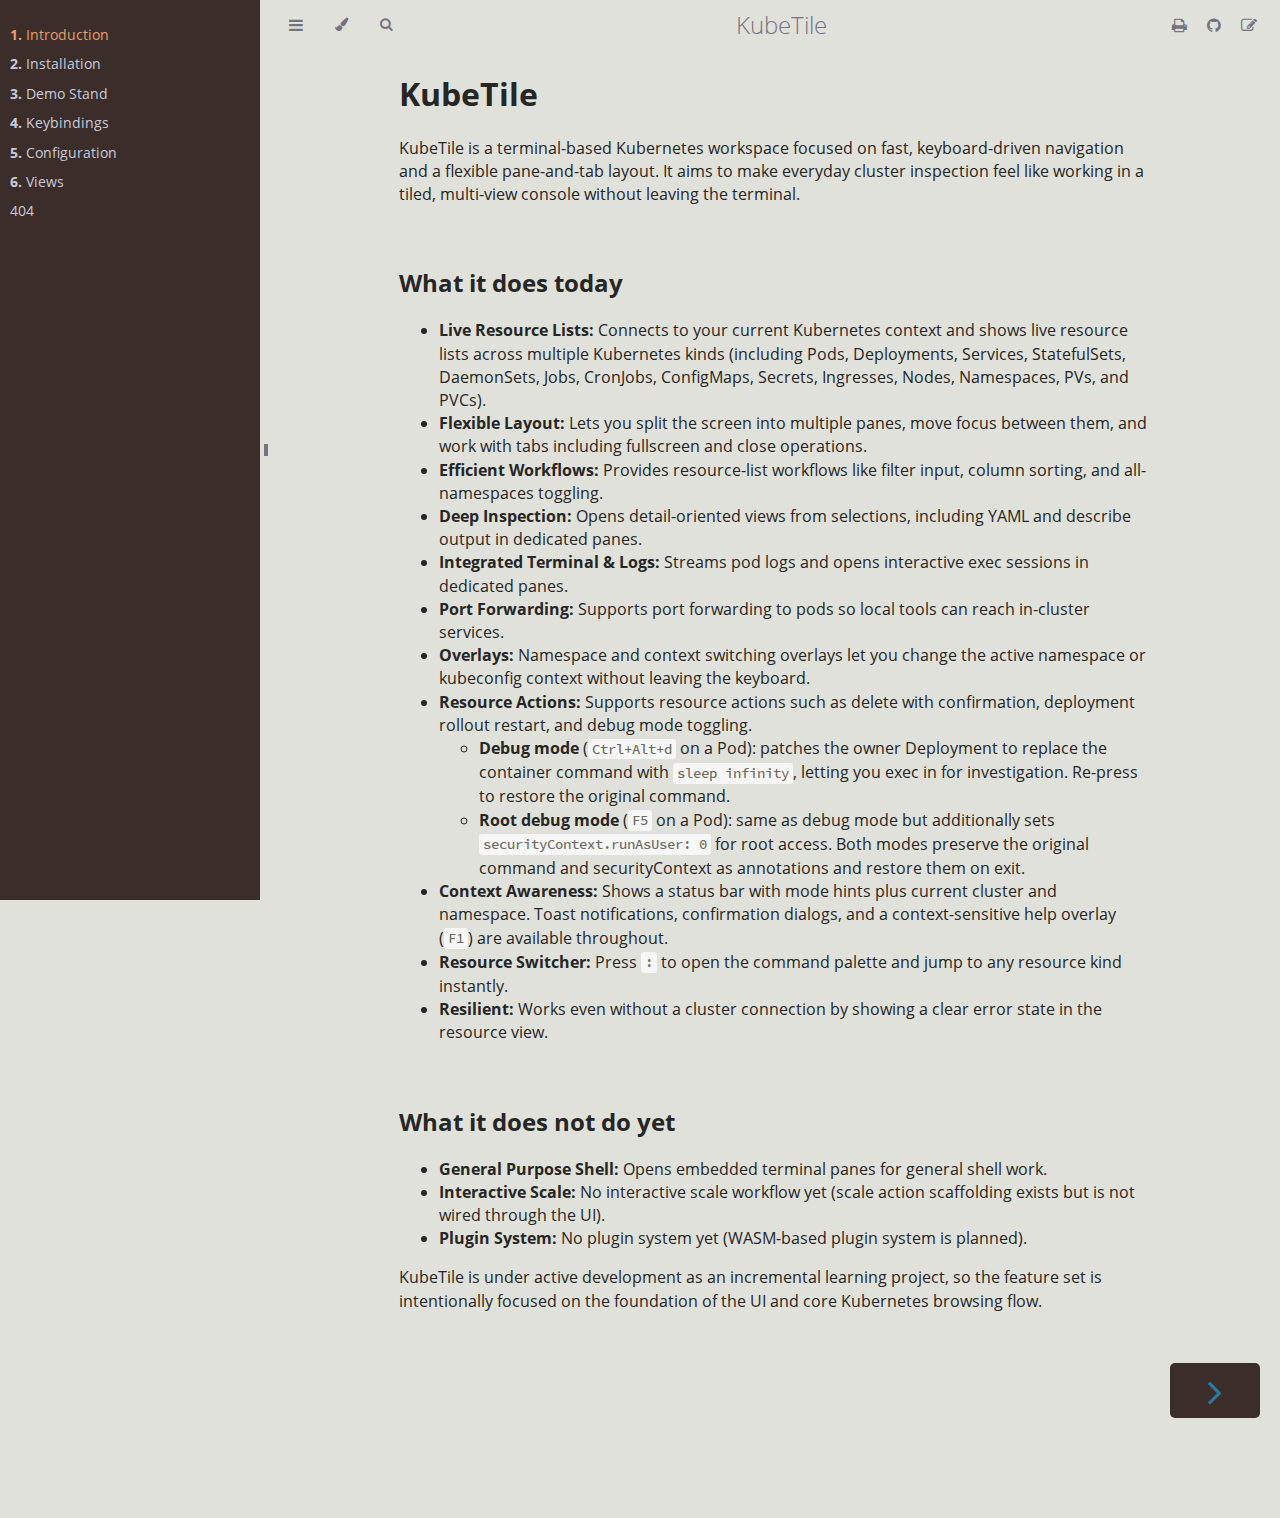
<file: index.html>
<!DOCTYPE HTML>
<html lang="en" class="rust" dir="ltr">
    <head>
        <!-- Book generated using mdBook -->
        <meta charset="UTF-8">
        <title>Introduction - KubeTile</title>


        <!-- Custom HTML head -->
        
        <meta name="description" content="">
        <meta name="viewport" content="width=device-width, initial-scale=1">
        <meta name="theme-color" content="#ffffff">

        <link rel="icon" href="favicon.svg">
        <link rel="shortcut icon" href="favicon.png">
        <link rel="stylesheet" href="css/variables.css">
        <link rel="stylesheet" href="css/general.css">
        <link rel="stylesheet" href="css/chrome.css">
        <link rel="stylesheet" href="css/print.css" media="print">

        <!-- Fonts -->
        <link rel="stylesheet" href="FontAwesome/css/font-awesome.css">
        <link rel="stylesheet" href="fonts/fonts.css">

        <!-- Highlight.js Stylesheets -->
        <link rel="stylesheet" href="highlight.css">
        <link rel="stylesheet" href="tomorrow-night.css">
        <link rel="stylesheet" href="ayu-highlight.css">

        <!-- Custom theme stylesheets -->
        <link rel="stylesheet" href="theme/custom.css">

    </head>
    <body class="sidebar-visible no-js">
    <div id="body-container">
        <!-- Provide site root to javascript -->
        <script>
            var path_to_root = "";
            var default_theme = window.matchMedia("(prefers-color-scheme: dark)").matches ? "navy" : "rust";
        </script>

        <!-- Work around some values being stored in localStorage wrapped in quotes -->
        <script>
            try {
                var theme = localStorage.getItem('mdbook-theme');
                var sidebar = localStorage.getItem('mdbook-sidebar');

                if (theme.startsWith('"') && theme.endsWith('"')) {
                    localStorage.setItem('mdbook-theme', theme.slice(1, theme.length - 1));
                }

                if (sidebar.startsWith('"') && sidebar.endsWith('"')) {
                    localStorage.setItem('mdbook-sidebar', sidebar.slice(1, sidebar.length - 1));
                }
            } catch (e) { }
        </script>

        <!-- Set the theme before any content is loaded, prevents flash -->
        <script>
            var theme;
            try { theme = localStorage.getItem('mdbook-theme'); } catch(e) { }
            if (theme === null || theme === undefined) { theme = default_theme; }
            var html = document.querySelector('html');
            html.classList.remove('rust')
            html.classList.add(theme);
            var body = document.querySelector('body');
            body.classList.remove('no-js')
            body.classList.add('js');
        </script>

        <input type="checkbox" id="sidebar-toggle-anchor" class="hidden">

        <!-- Hide / unhide sidebar before it is displayed -->
        <script>
            var body = document.querySelector('body');
            var sidebar = null;
            var sidebar_toggle = document.getElementById("sidebar-toggle-anchor");
            if (document.body.clientWidth >= 1080) {
                try { sidebar = localStorage.getItem('mdbook-sidebar'); } catch(e) { }
                sidebar = sidebar || 'visible';
            } else {
                sidebar = 'hidden';
            }
            sidebar_toggle.checked = sidebar === 'visible';
            body.classList.remove('sidebar-visible');
            body.classList.add("sidebar-" + sidebar);
        </script>

        <nav id="sidebar" class="sidebar" aria-label="Table of contents">
            <div class="sidebar-scrollbox">
                <ol class="chapter"><li class="chapter-item expanded "><a href="introduction.html" class="active"><strong aria-hidden="true">1.</strong> Introduction</a></li><li class="chapter-item expanded "><a href="installation.html"><strong aria-hidden="true">2.</strong> Installation</a></li><li class="chapter-item expanded "><a href="demo-stand.html"><strong aria-hidden="true">3.</strong> Demo Stand</a></li><li class="chapter-item expanded "><a href="keybindings.html"><strong aria-hidden="true">4.</strong> Keybindings</a></li><li class="chapter-item expanded "><a href="configuration.html"><strong aria-hidden="true">5.</strong> Configuration</a></li><li class="chapter-item expanded "><a href="views.html"><strong aria-hidden="true">6.</strong> Views</a></li><li class="chapter-item expanded affix "><a href="404.html">404</a></li></ol>
            </div>
            <div id="sidebar-resize-handle" class="sidebar-resize-handle">
                <div class="sidebar-resize-indicator"></div>
            </div>
        </nav>

        <!-- Track and set sidebar scroll position -->
        <script>
            var sidebarScrollbox = document.querySelector('#sidebar .sidebar-scrollbox');
            sidebarScrollbox.addEventListener('click', function(e) {
                if (e.target.tagName === 'A') {
                    sessionStorage.setItem('sidebar-scroll', sidebarScrollbox.scrollTop);
                }
            }, { passive: true });
            var sidebarScrollTop = sessionStorage.getItem('sidebar-scroll');
            sessionStorage.removeItem('sidebar-scroll');
            if (sidebarScrollTop) {
                // preserve sidebar scroll position when navigating via links within sidebar
                sidebarScrollbox.scrollTop = sidebarScrollTop;
            } else {
                // scroll sidebar to current active section when navigating via "next/previous chapter" buttons
                var activeSection = document.querySelector('#sidebar .active');
                if (activeSection) {
                    activeSection.scrollIntoView({ block: 'center' });
                }
            }
        </script>

        <div id="page-wrapper" class="page-wrapper">

            <div class="page">
                                <div id="menu-bar-hover-placeholder"></div>
                <div id="menu-bar" class="menu-bar sticky">
                    <div class="left-buttons">
                        <label id="sidebar-toggle" class="icon-button" for="sidebar-toggle-anchor" title="Toggle Table of Contents" aria-label="Toggle Table of Contents" aria-controls="sidebar">
                            <i class="fa fa-bars"></i>
                        </label>
                        <button id="theme-toggle" class="icon-button" type="button" title="Change theme" aria-label="Change theme" aria-haspopup="true" aria-expanded="false" aria-controls="theme-list">
                            <i class="fa fa-paint-brush"></i>
                        </button>
                        <ul id="theme-list" class="theme-popup" aria-label="Themes" role="menu">
                            <li role="none"><button role="menuitem" class="theme" id="light">Light</button></li>
                            <li role="none"><button role="menuitem" class="theme" id="rust">Rust</button></li>
                            <li role="none"><button role="menuitem" class="theme" id="coal">Coal</button></li>
                            <li role="none"><button role="menuitem" class="theme" id="navy">Navy</button></li>
                            <li role="none"><button role="menuitem" class="theme" id="ayu">Ayu</button></li>
                        </ul>
                        <button id="search-toggle" class="icon-button" type="button" title="Search. (Shortkey: s)" aria-label="Toggle Searchbar" aria-expanded="false" aria-keyshortcuts="S" aria-controls="searchbar">
                            <i class="fa fa-search"></i>
                        </button>
                    </div>

                    <h1 class="menu-title">KubeTile</h1>

                    <div class="right-buttons">
                        <a href="print.html" title="Print this book" aria-label="Print this book">
                            <i id="print-button" class="fa fa-print"></i>
                        </a>
                        <a href="https://github.com/gitavk/KubeTile" title="Git repository" aria-label="Git repository">
                            <i id="git-repository-button" class="fa fa-github"></i>
                        </a>
                        <a href="https://github.com/gitavk/KubeTile/edit/main/book/src/introduction.md" title="Suggest an edit" aria-label="Suggest an edit">
                            <i id="git-edit-button" class="fa fa-edit"></i>
                        </a>

                    </div>
                </div>

                <div id="search-wrapper" class="hidden">
                    <form id="searchbar-outer" class="searchbar-outer">
                        <input type="search" id="searchbar" name="searchbar" placeholder="Search this book ..." aria-controls="searchresults-outer" aria-describedby="searchresults-header">
                    </form>
                    <div id="searchresults-outer" class="searchresults-outer hidden">
                        <div id="searchresults-header" class="searchresults-header"></div>
                        <ul id="searchresults">
                        </ul>
                    </div>
                </div>

                <!-- Apply ARIA attributes after the sidebar and the sidebar toggle button are added to the DOM -->
                <script>
                    document.getElementById('sidebar-toggle').setAttribute('aria-expanded', sidebar === 'visible');
                    document.getElementById('sidebar').setAttribute('aria-hidden', sidebar !== 'visible');
                    Array.from(document.querySelectorAll('#sidebar a')).forEach(function(link) {
                        link.setAttribute('tabIndex', sidebar === 'visible' ? 0 : -1);
                    });
                </script>

                <div id="content" class="content">
                    <main>
                        <h1 id="kubetile"><a class="header" href="#kubetile">KubeTile</a></h1>
<p>KubeTile is a terminal-based Kubernetes workspace focused on fast,
keyboard-driven navigation and a flexible pane-and-tab layout.
It aims to make everyday cluster inspection feel like working in a tiled,
multi-view console without leaving the terminal.</p>
<h2 id="what-it-does-today"><a class="header" href="#what-it-does-today">What it does today</a></h2>
<ul>
<li><strong>Live Resource Lists:</strong> Connects to your current Kubernetes context and shows live resource lists across multiple Kubernetes kinds (including Pods, Deployments, Services, StatefulSets, DaemonSets, Jobs, CronJobs, ConfigMaps, Secrets, Ingresses, Nodes, Namespaces, PVs, and PVCs).</li>
<li><strong>Flexible Layout:</strong> Lets you split the screen into multiple panes, move focus between them, and work with tabs including fullscreen and close operations.</li>
<li><strong>Efficient Workflows:</strong> Provides resource-list workflows like filter input, column sorting, and all-namespaces toggling.</li>
<li><strong>Deep Inspection:</strong> Opens detail-oriented views from selections, including YAML and describe output in dedicated panes.</li>
<li><strong>Integrated Terminal &amp; Logs:</strong> Streams pod logs and opens interactive exec sessions in dedicated panes.</li>
<li><strong>Port Forwarding:</strong> Supports port forwarding to pods so local tools can reach in-cluster services.</li>
<li><strong>Overlays:</strong> Namespace and context switching overlays let you change the active namespace or kubeconfig context without leaving the keyboard.</li>
<li><strong>Resource Actions:</strong> Supports resource actions such as delete with confirmation, deployment rollout restart, and debug mode toggling.
<ul>
<li><strong>Debug mode</strong> (<code>Ctrl+Alt+d</code> on a Pod): patches the owner Deployment to replace the container command with <code>sleep infinity</code>, letting you exec in for investigation. Re-press to restore the original command.</li>
<li><strong>Root debug mode</strong> (<code>F5</code> on a Pod): same as debug mode but additionally sets <code>securityContext.runAsUser: 0</code> for root access. Both modes preserve the original command and securityContext as annotations and restore them on exit.</li>
</ul>
</li>
<li><strong>Context Awareness:</strong> Shows a status bar with mode hints plus current cluster and namespace. Toast notifications, confirmation dialogs, and a context-sensitive help overlay (<code>F1</code>) are available throughout.</li>
<li><strong>Resource Switcher:</strong> Press <code>:</code> to open the command palette and jump to any resource kind instantly.</li>
<li><strong>Resilient:</strong> Works even without a cluster connection by showing a clear error state in the resource view.</li>
</ul>
<h2 id="what-it-does-not-do-yet"><a class="header" href="#what-it-does-not-do-yet">What it does not do yet</a></h2>
<ul>
<li><strong>General Purpose Shell:</strong> Opens embedded terminal panes for general shell work.</li>
<li><strong>Interactive Scale:</strong> No interactive scale workflow yet (scale action scaffolding exists but is not wired through the UI).</li>
<li><strong>Plugin System:</strong> No plugin system yet (WASM-based plugin system is planned).</li>
</ul>
<p>KubeTile is under active development as an incremental learning project, so the feature set is intentionally focused on the foundation of the UI and core Kubernetes browsing flow.</p>

                    </main>

                    <nav class="nav-wrapper" aria-label="Page navigation">
                        <!-- Mobile navigation buttons -->

                            <a rel="next prefetch" href="installation.html" class="mobile-nav-chapters next" title="Next chapter" aria-label="Next chapter" aria-keyshortcuts="Right">
                                <i class="fa fa-angle-right"></i>
                            </a>

                        <div style="clear: both"></div>
                    </nav>
                </div>
            </div>

            <nav class="nav-wide-wrapper" aria-label="Page navigation">

                    <a rel="next prefetch" href="installation.html" class="nav-chapters next" title="Next chapter" aria-label="Next chapter" aria-keyshortcuts="Right">
                        <i class="fa fa-angle-right"></i>
                    </a>
            </nav>

        </div>




        <script>
            window.playground_copyable = true;
        </script>


        <script src="elasticlunr.min.js"></script>
        <script src="mark.min.js"></script>
        <script src="searcher.js"></script>

        <script src="clipboard.min.js"></script>
        <script src="highlight.js"></script>
        <script src="book.js"></script>

        <!-- Custom JS scripts -->


    </div>
    </body>
</html>
</file>
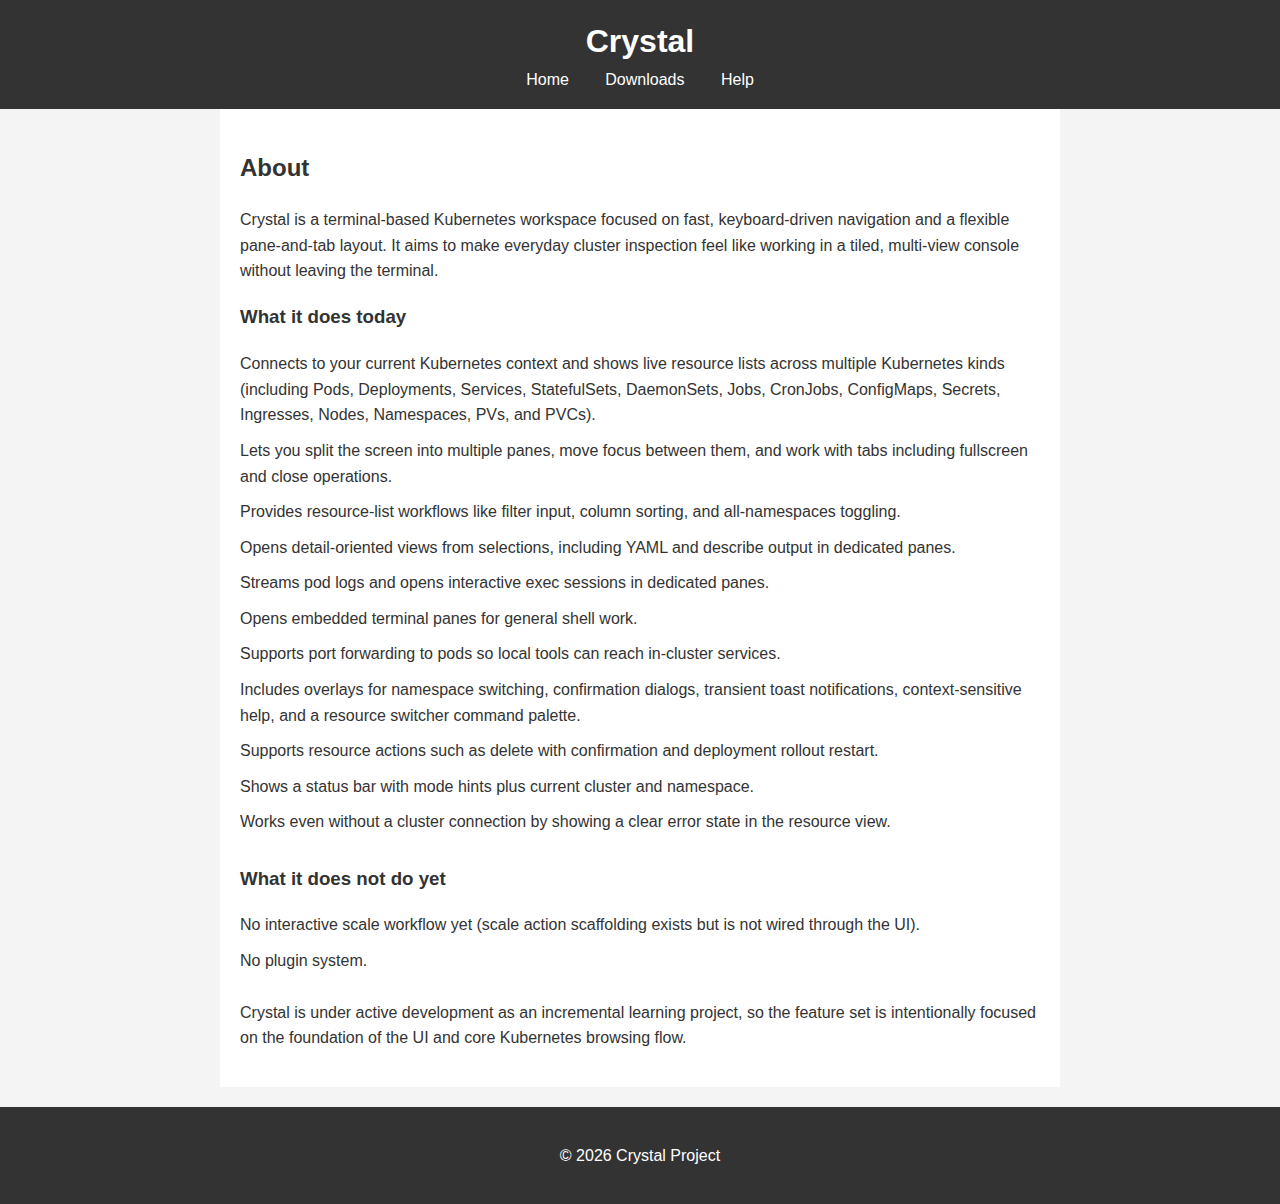
<file: pages/index.html>
<!DOCTYPE html>
<html lang="en">
<head>
    <meta charset="UTF-8">
    <meta name="viewport" content="width=device-width, initial-scale=1.0">
    <title>Crystal</title>
    <link rel="stylesheet" href="style.css">
</head>
<body>
    <header>
        <h1>Crystal</h1>
        <nav>
            <a href="index.html">Home</a>
            <a href="downloads.html">Downloads</a>
            <a href="help.html">Help</a>
        </nav>
    </header>
    <main>
        <h2>About</h2>
        <p>Crystal is a terminal-based Kubernetes workspace focused on fast, keyboard-driven navigation and a flexible pane-and-tab layout. It aims to make everyday cluster inspection feel like working in a tiled, multi-view console without leaving the terminal.</p>
        <h3>What it does today</h3>
        <ul>
            <li>Connects to your current Kubernetes context and shows live resource lists across multiple Kubernetes kinds (including Pods, Deployments, Services, StatefulSets, DaemonSets, Jobs, CronJobs, ConfigMaps, Secrets, Ingresses, Nodes, Namespaces, PVs, and PVCs).</li>
            <li>Lets you split the screen into multiple panes, move focus between them, and work with tabs including fullscreen and close operations.</li>
            <li>Provides resource-list workflows like filter input, column sorting, and all-namespaces toggling.</li>
            <li>Opens detail-oriented views from selections, including YAML and describe output in dedicated panes.</li>
            <li>Streams pod logs and opens interactive exec sessions in dedicated panes.</li>
            <li>Opens embedded terminal panes for general shell work.</li>
            <li>Supports port forwarding to pods so local tools can reach in-cluster services.</li>
            <li>Includes overlays for namespace switching, confirmation dialogs, transient toast notifications, context-sensitive help, and a resource switcher command palette.</li>
            <li>Supports resource actions such as delete with confirmation and deployment rollout restart.</li>
            <li>Shows a status bar with mode hints plus current cluster and namespace.</li>
            <li>Works even without a cluster connection by showing a clear error state in the resource view.</li>
        </ul>
        <h3>What it does not do yet</h3>
        <ul>
            <li>No interactive scale workflow yet (scale action scaffolding exists but is not wired through the UI).</li>
            <li>No plugin system.</li>
        </ul>
        <p>Crystal is under active development as an incremental learning project, so the feature set is intentionally focused on the foundation of the UI and core Kubernetes browsing flow.</p>
    </main>
    <footer>
        <p>&copy; 2026 Crystal Project</p>
    </footer>
</body>
</html>
</file>
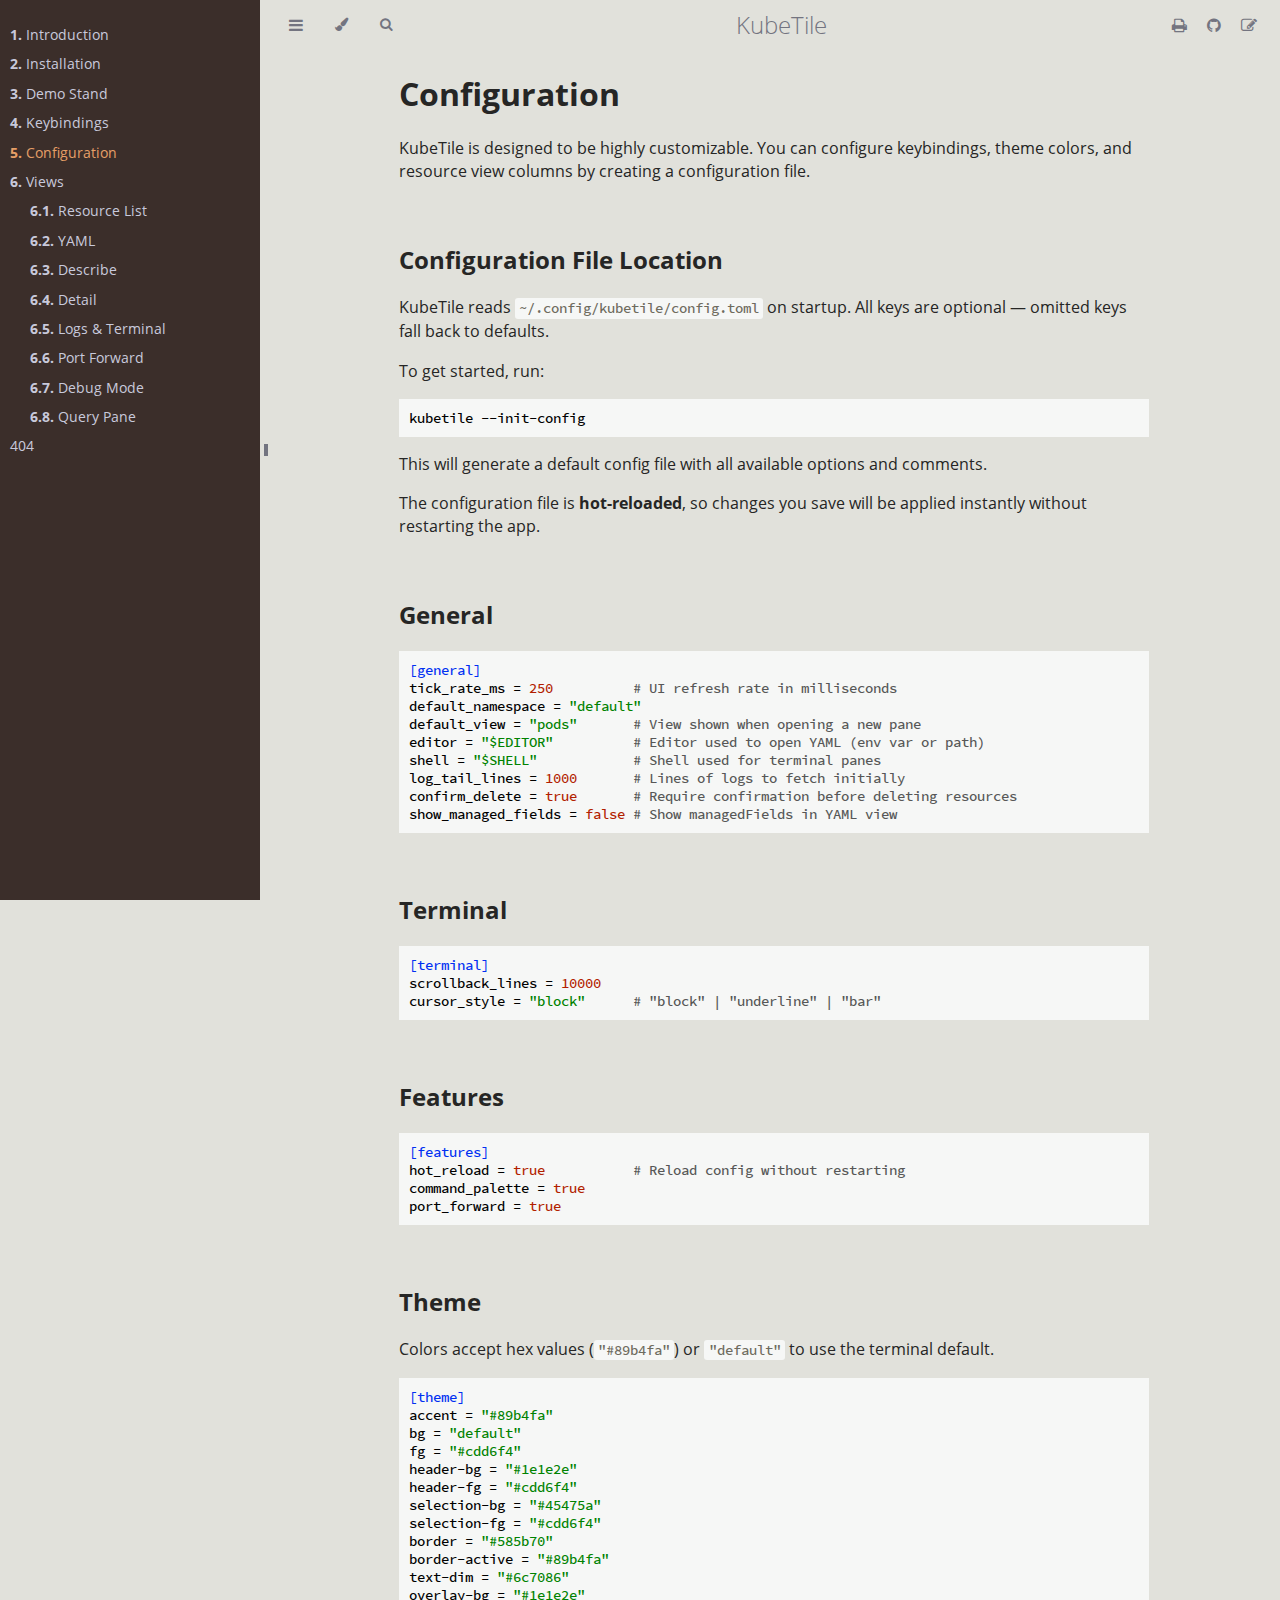
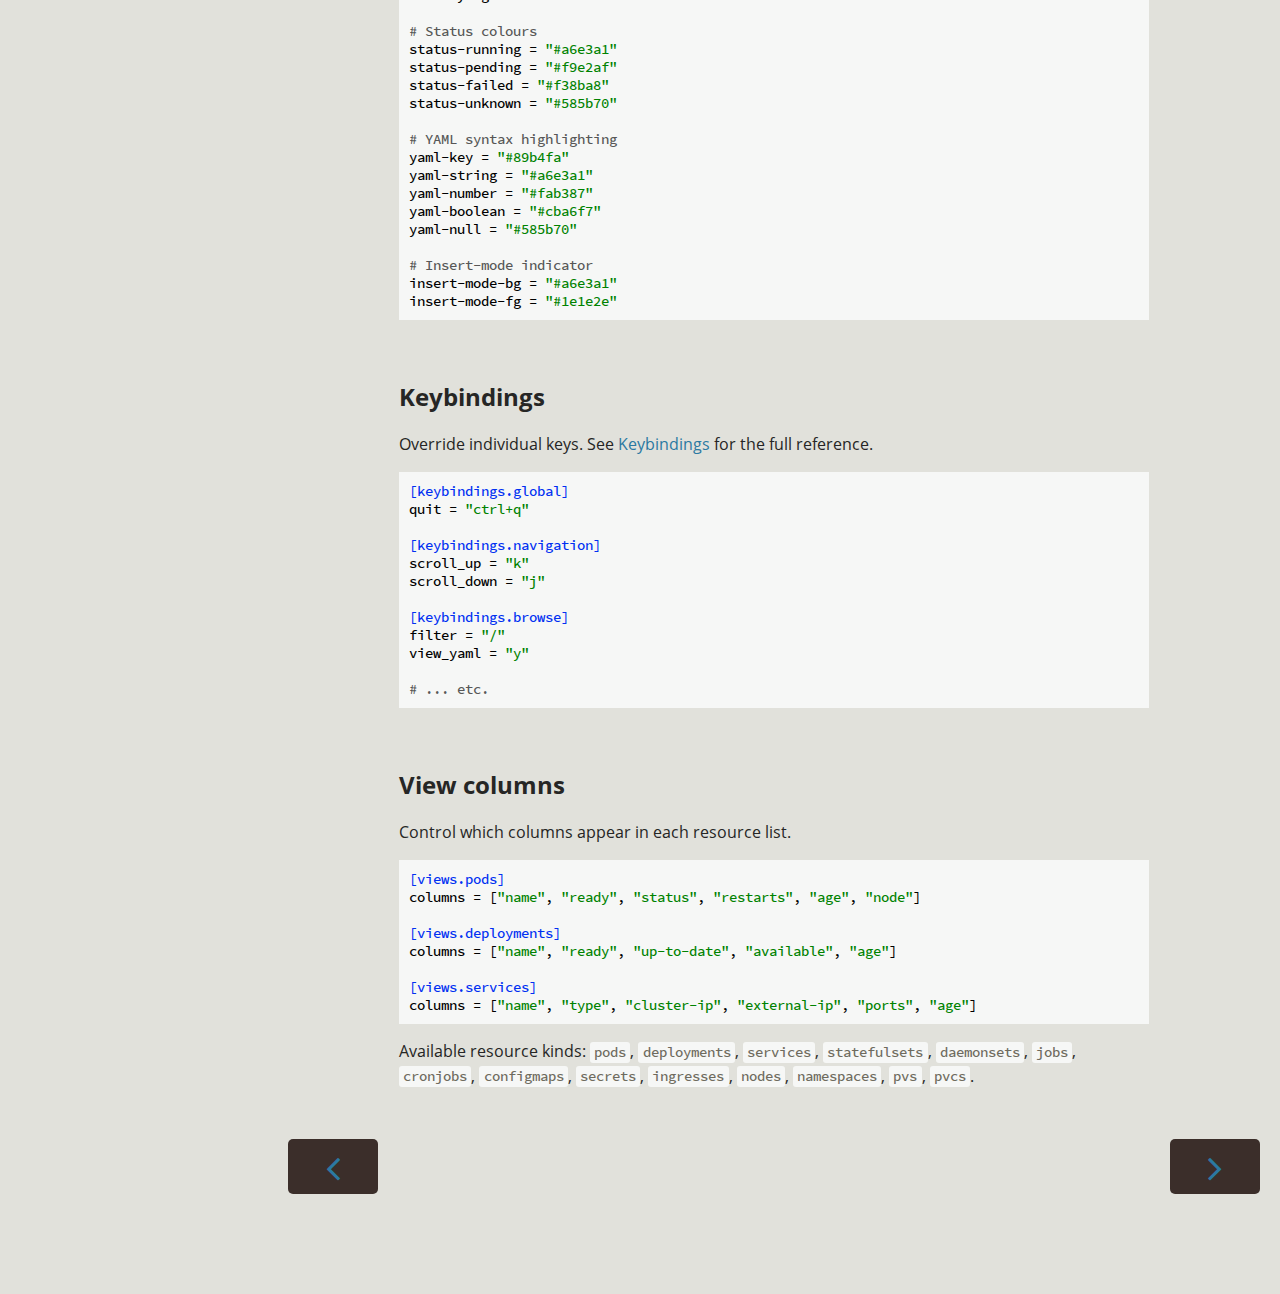
<file: configuration.html>
<!DOCTYPE HTML>
<html lang="en" class="rust" dir="ltr">
    <head>
        <!-- Book generated using mdBook -->
        <meta charset="UTF-8">
        <title>Configuration - KubeTile</title>


        <!-- Custom HTML head -->
        
        <meta name="description" content="">
        <meta name="viewport" content="width=device-width, initial-scale=1">
        <meta name="theme-color" content="#ffffff">

        <link rel="icon" href="favicon.svg">
        <link rel="shortcut icon" href="favicon.png">
        <link rel="stylesheet" href="css/variables.css">
        <link rel="stylesheet" href="css/general.css">
        <link rel="stylesheet" href="css/chrome.css">
        <link rel="stylesheet" href="css/print.css" media="print">

        <!-- Fonts -->
        <link rel="stylesheet" href="FontAwesome/css/font-awesome.css">
        <link rel="stylesheet" href="fonts/fonts.css">

        <!-- Highlight.js Stylesheets -->
        <link rel="stylesheet" href="highlight.css">
        <link rel="stylesheet" href="tomorrow-night.css">
        <link rel="stylesheet" href="ayu-highlight.css">

        <!-- Custom theme stylesheets -->
        <link rel="stylesheet" href="theme/custom.css">

    </head>
    <body class="sidebar-visible no-js">
    <div id="body-container">
        <!-- Provide site root to javascript -->
        <script>
            var path_to_root = "";
            var default_theme = window.matchMedia("(prefers-color-scheme: dark)").matches ? "navy" : "rust";
        </script>

        <!-- Work around some values being stored in localStorage wrapped in quotes -->
        <script>
            try {
                var theme = localStorage.getItem('mdbook-theme');
                var sidebar = localStorage.getItem('mdbook-sidebar');

                if (theme.startsWith('"') && theme.endsWith('"')) {
                    localStorage.setItem('mdbook-theme', theme.slice(1, theme.length - 1));
                }

                if (sidebar.startsWith('"') && sidebar.endsWith('"')) {
                    localStorage.setItem('mdbook-sidebar', sidebar.slice(1, sidebar.length - 1));
                }
            } catch (e) { }
        </script>

        <!-- Set the theme before any content is loaded, prevents flash -->
        <script>
            var theme;
            try { theme = localStorage.getItem('mdbook-theme'); } catch(e) { }
            if (theme === null || theme === undefined) { theme = default_theme; }
            var html = document.querySelector('html');
            html.classList.remove('rust')
            html.classList.add(theme);
            var body = document.querySelector('body');
            body.classList.remove('no-js')
            body.classList.add('js');
        </script>

        <input type="checkbox" id="sidebar-toggle-anchor" class="hidden">

        <!-- Hide / unhide sidebar before it is displayed -->
        <script>
            var body = document.querySelector('body');
            var sidebar = null;
            var sidebar_toggle = document.getElementById("sidebar-toggle-anchor");
            if (document.body.clientWidth >= 1080) {
                try { sidebar = localStorage.getItem('mdbook-sidebar'); } catch(e) { }
                sidebar = sidebar || 'visible';
            } else {
                sidebar = 'hidden';
            }
            sidebar_toggle.checked = sidebar === 'visible';
            body.classList.remove('sidebar-visible');
            body.classList.add("sidebar-" + sidebar);
        </script>

        <nav id="sidebar" class="sidebar" aria-label="Table of contents">
            <div class="sidebar-scrollbox">
                <ol class="chapter"><li class="chapter-item expanded "><a href="introduction.html"><strong aria-hidden="true">1.</strong> Introduction</a></li><li class="chapter-item expanded "><a href="installation.html"><strong aria-hidden="true">2.</strong> Installation</a></li><li class="chapter-item expanded "><a href="demo-stand.html"><strong aria-hidden="true">3.</strong> Demo Stand</a></li><li class="chapter-item expanded "><a href="keybindings.html"><strong aria-hidden="true">4.</strong> Keybindings</a></li><li class="chapter-item expanded "><a href="configuration.html" class="active"><strong aria-hidden="true">5.</strong> Configuration</a></li><li class="chapter-item expanded "><a href="views.html"><strong aria-hidden="true">6.</strong> Views</a></li><li><ol class="section"><li class="chapter-item expanded "><a href="views/resource-list.html"><strong aria-hidden="true">6.1.</strong> Resource List</a></li><li class="chapter-item expanded "><a href="views/yaml.html"><strong aria-hidden="true">6.2.</strong> YAML</a></li><li class="chapter-item expanded "><a href="views/describe.html"><strong aria-hidden="true">6.3.</strong> Describe</a></li><li class="chapter-item expanded "><a href="views/detail.html"><strong aria-hidden="true">6.4.</strong> Detail</a></li><li class="chapter-item expanded "><a href="views/logs.html"><strong aria-hidden="true">6.5.</strong> Logs & Terminal</a></li><li class="chapter-item expanded "><a href="views/port-forward.html"><strong aria-hidden="true">6.6.</strong> Port Forward</a></li><li class="chapter-item expanded "><a href="views/debug.html"><strong aria-hidden="true">6.7.</strong> Debug Mode</a></li><li class="chapter-item expanded "><a href="views/query-pane.html"><strong aria-hidden="true">6.8.</strong> Query Pane</a></li></ol></li><li class="chapter-item expanded "><a href="404.html">404</a></li></ol>
            </div>
            <div id="sidebar-resize-handle" class="sidebar-resize-handle">
                <div class="sidebar-resize-indicator"></div>
            </div>
        </nav>

        <!-- Track and set sidebar scroll position -->
        <script>
            var sidebarScrollbox = document.querySelector('#sidebar .sidebar-scrollbox');
            sidebarScrollbox.addEventListener('click', function(e) {
                if (e.target.tagName === 'A') {
                    sessionStorage.setItem('sidebar-scroll', sidebarScrollbox.scrollTop);
                }
            }, { passive: true });
            var sidebarScrollTop = sessionStorage.getItem('sidebar-scroll');
            sessionStorage.removeItem('sidebar-scroll');
            if (sidebarScrollTop) {
                // preserve sidebar scroll position when navigating via links within sidebar
                sidebarScrollbox.scrollTop = sidebarScrollTop;
            } else {
                // scroll sidebar to current active section when navigating via "next/previous chapter" buttons
                var activeSection = document.querySelector('#sidebar .active');
                if (activeSection) {
                    activeSection.scrollIntoView({ block: 'center' });
                }
            }
        </script>

        <div id="page-wrapper" class="page-wrapper">

            <div class="page">
                                <div id="menu-bar-hover-placeholder"></div>
                <div id="menu-bar" class="menu-bar sticky">
                    <div class="left-buttons">
                        <label id="sidebar-toggle" class="icon-button" for="sidebar-toggle-anchor" title="Toggle Table of Contents" aria-label="Toggle Table of Contents" aria-controls="sidebar">
                            <i class="fa fa-bars"></i>
                        </label>
                        <button id="theme-toggle" class="icon-button" type="button" title="Change theme" aria-label="Change theme" aria-haspopup="true" aria-expanded="false" aria-controls="theme-list">
                            <i class="fa fa-paint-brush"></i>
                        </button>
                        <ul id="theme-list" class="theme-popup" aria-label="Themes" role="menu">
                            <li role="none"><button role="menuitem" class="theme" id="light">Light</button></li>
                            <li role="none"><button role="menuitem" class="theme" id="rust">Rust</button></li>
                            <li role="none"><button role="menuitem" class="theme" id="coal">Coal</button></li>
                            <li role="none"><button role="menuitem" class="theme" id="navy">Navy</button></li>
                            <li role="none"><button role="menuitem" class="theme" id="ayu">Ayu</button></li>
                        </ul>
                        <button id="search-toggle" class="icon-button" type="button" title="Search. (Shortkey: s)" aria-label="Toggle Searchbar" aria-expanded="false" aria-keyshortcuts="S" aria-controls="searchbar">
                            <i class="fa fa-search"></i>
                        </button>
                    </div>

                    <h1 class="menu-title">KubeTile</h1>

                    <div class="right-buttons">
                        <a href="print.html" title="Print this book" aria-label="Print this book">
                            <i id="print-button" class="fa fa-print"></i>
                        </a>
                        <a href="https://github.com/gitavk/KubeTile" title="Git repository" aria-label="Git repository">
                            <i id="git-repository-button" class="fa fa-github"></i>
                        </a>
                        <a href="https://github.com/gitavk/KubeTile/edit/main/book/src/configuration.md" title="Suggest an edit" aria-label="Suggest an edit">
                            <i id="git-edit-button" class="fa fa-edit"></i>
                        </a>

                    </div>
                </div>

                <div id="search-wrapper" class="hidden">
                    <form id="searchbar-outer" class="searchbar-outer">
                        <input type="search" id="searchbar" name="searchbar" placeholder="Search this book ..." aria-controls="searchresults-outer" aria-describedby="searchresults-header">
                    </form>
                    <div id="searchresults-outer" class="searchresults-outer hidden">
                        <div id="searchresults-header" class="searchresults-header"></div>
                        <ul id="searchresults">
                        </ul>
                    </div>
                </div>

                <!-- Apply ARIA attributes after the sidebar and the sidebar toggle button are added to the DOM -->
                <script>
                    document.getElementById('sidebar-toggle').setAttribute('aria-expanded', sidebar === 'visible');
                    document.getElementById('sidebar').setAttribute('aria-hidden', sidebar !== 'visible');
                    Array.from(document.querySelectorAll('#sidebar a')).forEach(function(link) {
                        link.setAttribute('tabIndex', sidebar === 'visible' ? 0 : -1);
                    });
                </script>

                <div id="content" class="content">
                    <main>
                        <h1 id="configuration"><a class="header" href="#configuration">Configuration</a></h1>
<p>KubeTile is designed to be highly customizable. You can configure keybindings, theme colors, and resource view columns by creating a configuration file.</p>
<h2 id="configuration-file-location"><a class="header" href="#configuration-file-location">Configuration File Location</a></h2>
<p>KubeTile reads <code>~/.config/kubetile/config.toml</code> on startup. All keys are optional — omitted keys fall back to defaults.</p>
<p>To get started, run:</p>
<pre><code class="language-bash">kubetile --init-config
</code></pre>
<p>This will generate a default config file with all available options and comments.</p>
<p>The configuration file is <strong>hot-reloaded</strong>, so changes you save will be applied instantly without restarting the app.</p>
<h2 id="general"><a class="header" href="#general">General</a></h2>
<pre><code class="language-toml">[general]
tick_rate_ms = 250          # UI refresh rate in milliseconds
default_namespace = "default"
default_view = "pods"       # View shown when opening a new pane
editor = "$EDITOR"          # Editor used to open YAML (env var or path)
shell = "$SHELL"            # Shell used for terminal panes
log_tail_lines = 1000       # Lines of logs to fetch initially
confirm_delete = true       # Require confirmation before deleting resources
show_managed_fields = false # Show managedFields in YAML view
</code></pre>
<h2 id="terminal"><a class="header" href="#terminal">Terminal</a></h2>
<pre><code class="language-toml">[terminal]
scrollback_lines = 10000
cursor_style = "block"      # "block" | "underline" | "bar"
</code></pre>
<h2 id="features"><a class="header" href="#features">Features</a></h2>
<pre><code class="language-toml">[features]
hot_reload = true           # Reload config without restarting
command_palette = true
port_forward = true
</code></pre>
<h2 id="theme"><a class="header" href="#theme">Theme</a></h2>
<p>Colors accept hex values (<code>"#89b4fa"</code>) or <code>"default"</code> to use the terminal default.</p>
<pre><code class="language-toml">[theme]
accent = "#89b4fa"
bg = "default"
fg = "#cdd6f4"
header-bg = "#1e1e2e"
header-fg = "#cdd6f4"
selection-bg = "#45475a"
selection-fg = "#cdd6f4"
border = "#585b70"
border-active = "#89b4fa"
text-dim = "#6c7086"
overlay-bg = "#1e1e2e"

# Status colours
status-running = "#a6e3a1"
status-pending = "#f9e2af"
status-failed = "#f38ba8"
status-unknown = "#585b70"

# YAML syntax highlighting
yaml-key = "#89b4fa"
yaml-string = "#a6e3a1"
yaml-number = "#fab387"
yaml-boolean = "#cba6f7"
yaml-null = "#585b70"

# Insert-mode indicator
insert-mode-bg = "#a6e3a1"
insert-mode-fg = "#1e1e2e"
</code></pre>
<h2 id="keybindings"><a class="header" href="#keybindings">Keybindings</a></h2>
<p>Override individual keys. See <a href="keybindings.html">Keybindings</a> for the full reference.</p>
<pre><code class="language-toml">[keybindings.global]
quit = "ctrl+q"

[keybindings.navigation]
scroll_up = "k"
scroll_down = "j"

[keybindings.browse]
filter = "/"
view_yaml = "y"

# ... etc.
</code></pre>
<h2 id="view-columns"><a class="header" href="#view-columns">View columns</a></h2>
<p>Control which columns appear in each resource list.</p>
<pre><code class="language-toml">[views.pods]
columns = ["name", "ready", "status", "restarts", "age", "node"]

[views.deployments]
columns = ["name", "ready", "up-to-date", "available", "age"]

[views.services]
columns = ["name", "type", "cluster-ip", "external-ip", "ports", "age"]
</code></pre>
<p>Available resource kinds: <code>pods</code>, <code>deployments</code>, <code>services</code>, <code>statefulsets</code>, <code>daemonsets</code>, <code>jobs</code>, <code>cronjobs</code>, <code>configmaps</code>, <code>secrets</code>, <code>ingresses</code>, <code>nodes</code>, <code>namespaces</code>, <code>pvs</code>, <code>pvcs</code>.</p>

                    </main>

                    <nav class="nav-wrapper" aria-label="Page navigation">
                        <!-- Mobile navigation buttons -->
                            <a rel="prev" href="keybindings.html" class="mobile-nav-chapters previous" title="Previous chapter" aria-label="Previous chapter" aria-keyshortcuts="Left">
                                <i class="fa fa-angle-left"></i>
                            </a>

                            <a rel="next prefetch" href="views.html" class="mobile-nav-chapters next" title="Next chapter" aria-label="Next chapter" aria-keyshortcuts="Right">
                                <i class="fa fa-angle-right"></i>
                            </a>

                        <div style="clear: both"></div>
                    </nav>
                </div>
            </div>

            <nav class="nav-wide-wrapper" aria-label="Page navigation">
                    <a rel="prev" href="keybindings.html" class="nav-chapters previous" title="Previous chapter" aria-label="Previous chapter" aria-keyshortcuts="Left">
                        <i class="fa fa-angle-left"></i>
                    </a>

                    <a rel="next prefetch" href="views.html" class="nav-chapters next" title="Next chapter" aria-label="Next chapter" aria-keyshortcuts="Right">
                        <i class="fa fa-angle-right"></i>
                    </a>
            </nav>

        </div>




        <script>
            window.playground_copyable = true;
        </script>


        <script src="elasticlunr.min.js"></script>
        <script src="mark.min.js"></script>
        <script src="searcher.js"></script>

        <script src="clipboard.min.js"></script>
        <script src="highlight.js"></script>
        <script src="book.js"></script>

        <!-- Custom JS scripts -->


    </div>
    </body>
</html>
</file>
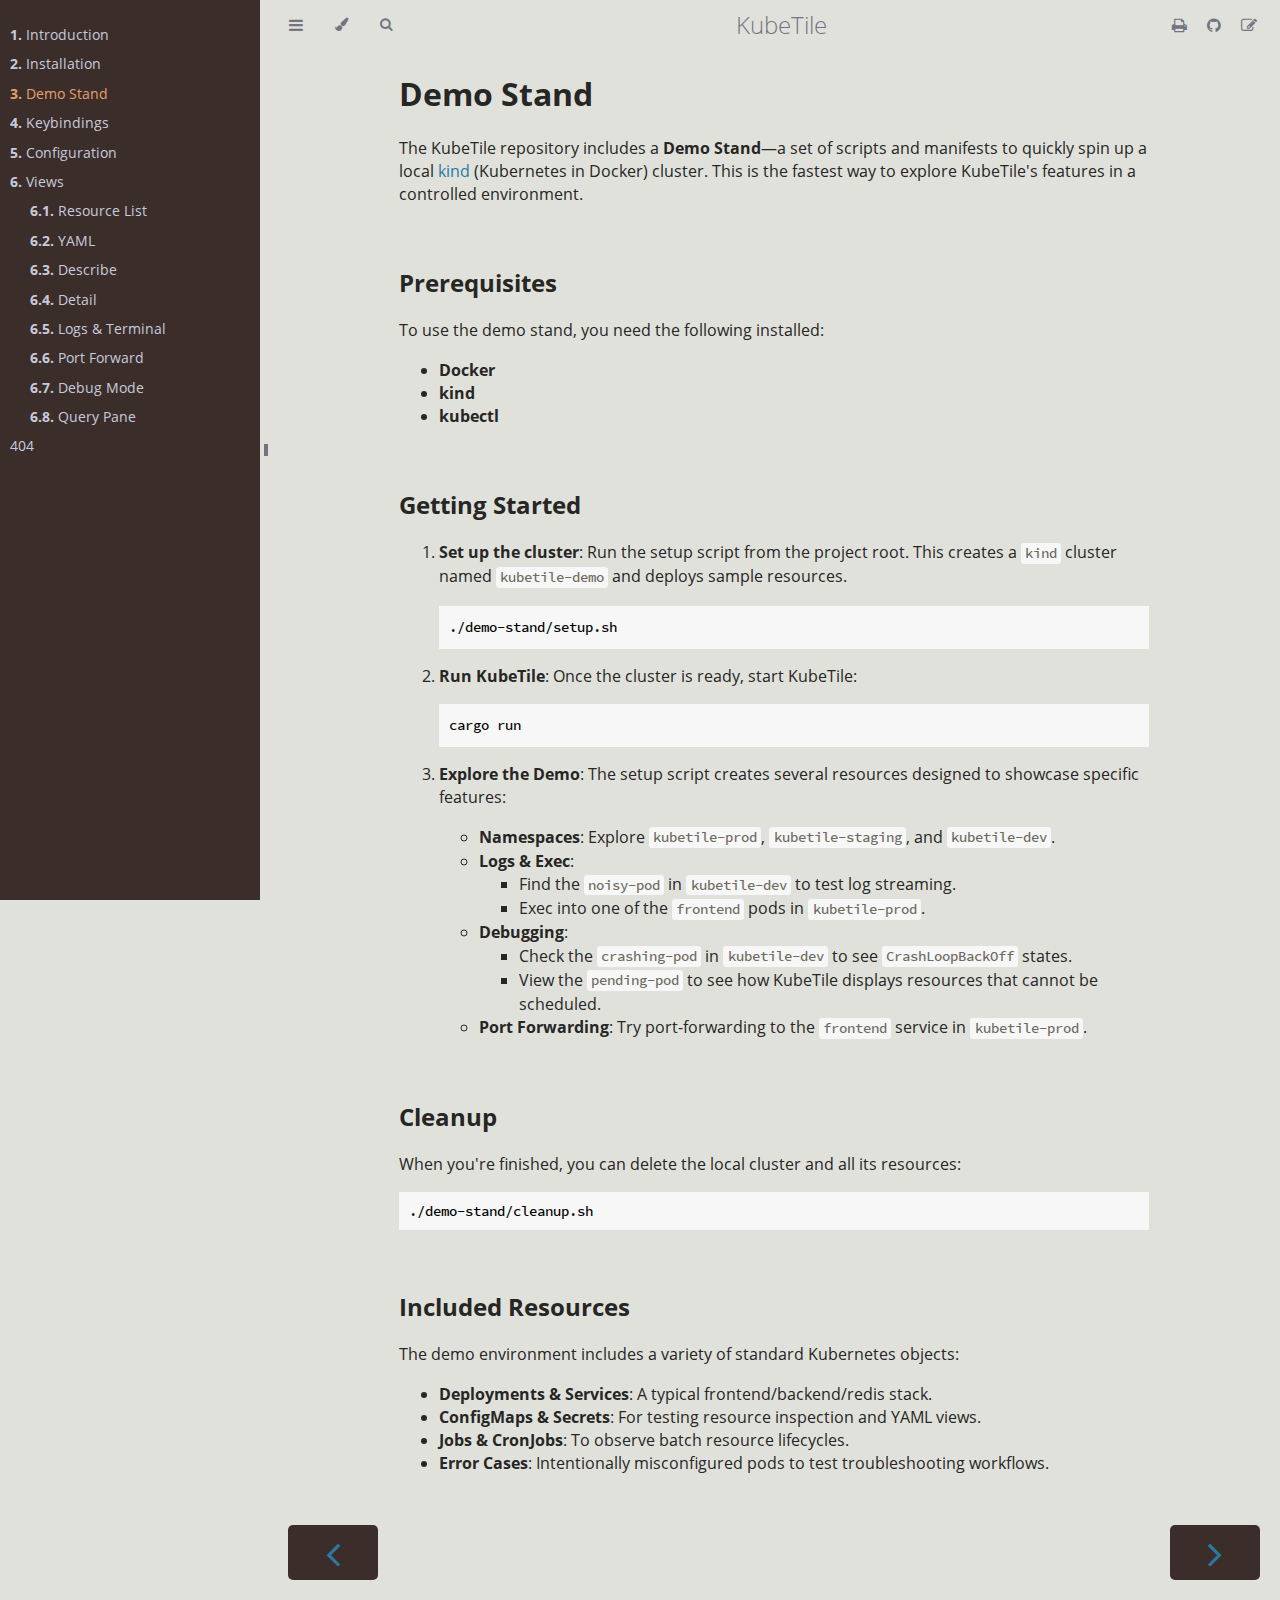
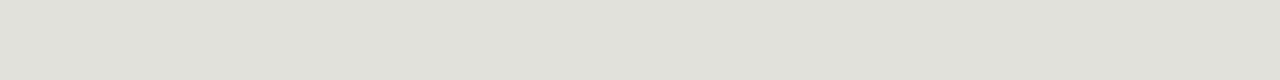
<file: demo-stand.html>
<!DOCTYPE HTML>
<html lang="en" class="rust" dir="ltr">
    <head>
        <!-- Book generated using mdBook -->
        <meta charset="UTF-8">
        <title>Demo Stand - KubeTile</title>


        <!-- Custom HTML head -->
        
        <meta name="description" content="">
        <meta name="viewport" content="width=device-width, initial-scale=1">
        <meta name="theme-color" content="#ffffff">

        <link rel="icon" href="favicon.svg">
        <link rel="shortcut icon" href="favicon.png">
        <link rel="stylesheet" href="css/variables.css">
        <link rel="stylesheet" href="css/general.css">
        <link rel="stylesheet" href="css/chrome.css">
        <link rel="stylesheet" href="css/print.css" media="print">

        <!-- Fonts -->
        <link rel="stylesheet" href="FontAwesome/css/font-awesome.css">
        <link rel="stylesheet" href="fonts/fonts.css">

        <!-- Highlight.js Stylesheets -->
        <link rel="stylesheet" href="highlight.css">
        <link rel="stylesheet" href="tomorrow-night.css">
        <link rel="stylesheet" href="ayu-highlight.css">

        <!-- Custom theme stylesheets -->
        <link rel="stylesheet" href="theme/custom.css">

    </head>
    <body class="sidebar-visible no-js">
    <div id="body-container">
        <!-- Provide site root to javascript -->
        <script>
            var path_to_root = "";
            var default_theme = window.matchMedia("(prefers-color-scheme: dark)").matches ? "navy" : "rust";
        </script>

        <!-- Work around some values being stored in localStorage wrapped in quotes -->
        <script>
            try {
                var theme = localStorage.getItem('mdbook-theme');
                var sidebar = localStorage.getItem('mdbook-sidebar');

                if (theme.startsWith('"') && theme.endsWith('"')) {
                    localStorage.setItem('mdbook-theme', theme.slice(1, theme.length - 1));
                }

                if (sidebar.startsWith('"') && sidebar.endsWith('"')) {
                    localStorage.setItem('mdbook-sidebar', sidebar.slice(1, sidebar.length - 1));
                }
            } catch (e) { }
        </script>

        <!-- Set the theme before any content is loaded, prevents flash -->
        <script>
            var theme;
            try { theme = localStorage.getItem('mdbook-theme'); } catch(e) { }
            if (theme === null || theme === undefined) { theme = default_theme; }
            var html = document.querySelector('html');
            html.classList.remove('rust')
            html.classList.add(theme);
            var body = document.querySelector('body');
            body.classList.remove('no-js')
            body.classList.add('js');
        </script>

        <input type="checkbox" id="sidebar-toggle-anchor" class="hidden">

        <!-- Hide / unhide sidebar before it is displayed -->
        <script>
            var body = document.querySelector('body');
            var sidebar = null;
            var sidebar_toggle = document.getElementById("sidebar-toggle-anchor");
            if (document.body.clientWidth >= 1080) {
                try { sidebar = localStorage.getItem('mdbook-sidebar'); } catch(e) { }
                sidebar = sidebar || 'visible';
            } else {
                sidebar = 'hidden';
            }
            sidebar_toggle.checked = sidebar === 'visible';
            body.classList.remove('sidebar-visible');
            body.classList.add("sidebar-" + sidebar);
        </script>

        <nav id="sidebar" class="sidebar" aria-label="Table of contents">
            <div class="sidebar-scrollbox">
                <ol class="chapter"><li class="chapter-item expanded "><a href="introduction.html"><strong aria-hidden="true">1.</strong> Introduction</a></li><li class="chapter-item expanded "><a href="installation.html"><strong aria-hidden="true">2.</strong> Installation</a></li><li class="chapter-item expanded "><a href="demo-stand.html" class="active"><strong aria-hidden="true">3.</strong> Demo Stand</a></li><li class="chapter-item expanded "><a href="keybindings.html"><strong aria-hidden="true">4.</strong> Keybindings</a></li><li class="chapter-item expanded "><a href="configuration.html"><strong aria-hidden="true">5.</strong> Configuration</a></li><li class="chapter-item expanded "><a href="views.html"><strong aria-hidden="true">6.</strong> Views</a></li><li><ol class="section"><li class="chapter-item expanded "><a href="views/resource-list.html"><strong aria-hidden="true">6.1.</strong> Resource List</a></li><li class="chapter-item expanded "><a href="views/yaml.html"><strong aria-hidden="true">6.2.</strong> YAML</a></li><li class="chapter-item expanded "><a href="views/describe.html"><strong aria-hidden="true">6.3.</strong> Describe</a></li><li class="chapter-item expanded "><a href="views/detail.html"><strong aria-hidden="true">6.4.</strong> Detail</a></li><li class="chapter-item expanded "><a href="views/logs.html"><strong aria-hidden="true">6.5.</strong> Logs & Terminal</a></li><li class="chapter-item expanded "><a href="views/port-forward.html"><strong aria-hidden="true">6.6.</strong> Port Forward</a></li><li class="chapter-item expanded "><a href="views/debug.html"><strong aria-hidden="true">6.7.</strong> Debug Mode</a></li><li class="chapter-item expanded "><a href="views/query-pane.html"><strong aria-hidden="true">6.8.</strong> Query Pane</a></li></ol></li><li class="chapter-item expanded "><a href="404.html">404</a></li></ol>
            </div>
            <div id="sidebar-resize-handle" class="sidebar-resize-handle">
                <div class="sidebar-resize-indicator"></div>
            </div>
        </nav>

        <!-- Track and set sidebar scroll position -->
        <script>
            var sidebarScrollbox = document.querySelector('#sidebar .sidebar-scrollbox');
            sidebarScrollbox.addEventListener('click', function(e) {
                if (e.target.tagName === 'A') {
                    sessionStorage.setItem('sidebar-scroll', sidebarScrollbox.scrollTop);
                }
            }, { passive: true });
            var sidebarScrollTop = sessionStorage.getItem('sidebar-scroll');
            sessionStorage.removeItem('sidebar-scroll');
            if (sidebarScrollTop) {
                // preserve sidebar scroll position when navigating via links within sidebar
                sidebarScrollbox.scrollTop = sidebarScrollTop;
            } else {
                // scroll sidebar to current active section when navigating via "next/previous chapter" buttons
                var activeSection = document.querySelector('#sidebar .active');
                if (activeSection) {
                    activeSection.scrollIntoView({ block: 'center' });
                }
            }
        </script>

        <div id="page-wrapper" class="page-wrapper">

            <div class="page">
                                <div id="menu-bar-hover-placeholder"></div>
                <div id="menu-bar" class="menu-bar sticky">
                    <div class="left-buttons">
                        <label id="sidebar-toggle" class="icon-button" for="sidebar-toggle-anchor" title="Toggle Table of Contents" aria-label="Toggle Table of Contents" aria-controls="sidebar">
                            <i class="fa fa-bars"></i>
                        </label>
                        <button id="theme-toggle" class="icon-button" type="button" title="Change theme" aria-label="Change theme" aria-haspopup="true" aria-expanded="false" aria-controls="theme-list">
                            <i class="fa fa-paint-brush"></i>
                        </button>
                        <ul id="theme-list" class="theme-popup" aria-label="Themes" role="menu">
                            <li role="none"><button role="menuitem" class="theme" id="light">Light</button></li>
                            <li role="none"><button role="menuitem" class="theme" id="rust">Rust</button></li>
                            <li role="none"><button role="menuitem" class="theme" id="coal">Coal</button></li>
                            <li role="none"><button role="menuitem" class="theme" id="navy">Navy</button></li>
                            <li role="none"><button role="menuitem" class="theme" id="ayu">Ayu</button></li>
                        </ul>
                        <button id="search-toggle" class="icon-button" type="button" title="Search. (Shortkey: s)" aria-label="Toggle Searchbar" aria-expanded="false" aria-keyshortcuts="S" aria-controls="searchbar">
                            <i class="fa fa-search"></i>
                        </button>
                    </div>

                    <h1 class="menu-title">KubeTile</h1>

                    <div class="right-buttons">
                        <a href="print.html" title="Print this book" aria-label="Print this book">
                            <i id="print-button" class="fa fa-print"></i>
                        </a>
                        <a href="https://github.com/gitavk/KubeTile" title="Git repository" aria-label="Git repository">
                            <i id="git-repository-button" class="fa fa-github"></i>
                        </a>
                        <a href="https://github.com/gitavk/KubeTile/edit/main/book/src/demo-stand.md" title="Suggest an edit" aria-label="Suggest an edit">
                            <i id="git-edit-button" class="fa fa-edit"></i>
                        </a>

                    </div>
                </div>

                <div id="search-wrapper" class="hidden">
                    <form id="searchbar-outer" class="searchbar-outer">
                        <input type="search" id="searchbar" name="searchbar" placeholder="Search this book ..." aria-controls="searchresults-outer" aria-describedby="searchresults-header">
                    </form>
                    <div id="searchresults-outer" class="searchresults-outer hidden">
                        <div id="searchresults-header" class="searchresults-header"></div>
                        <ul id="searchresults">
                        </ul>
                    </div>
                </div>

                <!-- Apply ARIA attributes after the sidebar and the sidebar toggle button are added to the DOM -->
                <script>
                    document.getElementById('sidebar-toggle').setAttribute('aria-expanded', sidebar === 'visible');
                    document.getElementById('sidebar').setAttribute('aria-hidden', sidebar !== 'visible');
                    Array.from(document.querySelectorAll('#sidebar a')).forEach(function(link) {
                        link.setAttribute('tabIndex', sidebar === 'visible' ? 0 : -1);
                    });
                </script>

                <div id="content" class="content">
                    <main>
                        <h1 id="demo-stand"><a class="header" href="#demo-stand">Demo Stand</a></h1>
<p>The KubeTile repository includes a <strong>Demo Stand</strong>—a set of scripts and manifests to quickly spin up a local <a href="https://kind.sigs.k8s.io/">kind</a> (Kubernetes in Docker) cluster. This is the fastest way to explore KubeTile's features in a controlled environment.</p>
<h2 id="prerequisites"><a class="header" href="#prerequisites">Prerequisites</a></h2>
<p>To use the demo stand, you need the following installed:</p>
<ul>
<li><strong>Docker</strong></li>
<li><strong>kind</strong></li>
<li><strong>kubectl</strong></li>
</ul>
<h2 id="getting-started"><a class="header" href="#getting-started">Getting Started</a></h2>
<ol>
<li>
<p><strong>Set up the cluster</strong>:
Run the setup script from the project root. This creates a <code>kind</code> cluster named <code>kubetile-demo</code> and deploys sample resources.</p>
<pre><code class="language-bash">./demo-stand/setup.sh
</code></pre>
</li>
<li>
<p><strong>Run KubeTile</strong>:
Once the cluster is ready, start KubeTile:</p>
<pre><code class="language-bash">cargo run
</code></pre>
</li>
<li>
<p><strong>Explore the Demo</strong>:
The setup script creates several resources designed to showcase specific features:</p>
<ul>
<li><strong>Namespaces</strong>: Explore <code>kubetile-prod</code>, <code>kubetile-staging</code>, and <code>kubetile-dev</code>.</li>
<li><strong>Logs &amp; Exec</strong>:
<ul>
<li>Find the <code>noisy-pod</code> in <code>kubetile-dev</code> to test log streaming.</li>
<li>Exec into one of the <code>frontend</code> pods in <code>kubetile-prod</code>.</li>
</ul>
</li>
<li><strong>Debugging</strong>:
<ul>
<li>Check the <code>crashing-pod</code> in <code>kubetile-dev</code> to see <code>CrashLoopBackOff</code> states.</li>
<li>View the <code>pending-pod</code> to see how KubeTile displays resources that cannot be scheduled.</li>
</ul>
</li>
<li><strong>Port Forwarding</strong>: Try port-forwarding to the <code>frontend</code> service in <code>kubetile-prod</code>.</li>
</ul>
</li>
</ol>
<h2 id="cleanup"><a class="header" href="#cleanup">Cleanup</a></h2>
<p>When you're finished, you can delete the local cluster and all its resources:</p>
<pre><code class="language-bash">./demo-stand/cleanup.sh
</code></pre>
<h2 id="included-resources"><a class="header" href="#included-resources">Included Resources</a></h2>
<p>The demo environment includes a variety of standard Kubernetes objects:</p>
<ul>
<li><strong>Deployments &amp; Services</strong>: A typical frontend/backend/redis stack.</li>
<li><strong>ConfigMaps &amp; Secrets</strong>: For testing resource inspection and YAML views.</li>
<li><strong>Jobs &amp; CronJobs</strong>: To observe batch resource lifecycles.</li>
<li><strong>Error Cases</strong>: Intentionally misconfigured pods to test troubleshooting workflows.</li>
</ul>

                    </main>

                    <nav class="nav-wrapper" aria-label="Page navigation">
                        <!-- Mobile navigation buttons -->
                            <a rel="prev" href="installation.html" class="mobile-nav-chapters previous" title="Previous chapter" aria-label="Previous chapter" aria-keyshortcuts="Left">
                                <i class="fa fa-angle-left"></i>
                            </a>

                            <a rel="next prefetch" href="keybindings.html" class="mobile-nav-chapters next" title="Next chapter" aria-label="Next chapter" aria-keyshortcuts="Right">
                                <i class="fa fa-angle-right"></i>
                            </a>

                        <div style="clear: both"></div>
                    </nav>
                </div>
            </div>

            <nav class="nav-wide-wrapper" aria-label="Page navigation">
                    <a rel="prev" href="installation.html" class="nav-chapters previous" title="Previous chapter" aria-label="Previous chapter" aria-keyshortcuts="Left">
                        <i class="fa fa-angle-left"></i>
                    </a>

                    <a rel="next prefetch" href="keybindings.html" class="nav-chapters next" title="Next chapter" aria-label="Next chapter" aria-keyshortcuts="Right">
                        <i class="fa fa-angle-right"></i>
                    </a>
            </nav>

        </div>




        <script>
            window.playground_copyable = true;
        </script>


        <script src="elasticlunr.min.js"></script>
        <script src="mark.min.js"></script>
        <script src="searcher.js"></script>

        <script src="clipboard.min.js"></script>
        <script src="highlight.js"></script>
        <script src="book.js"></script>

        <!-- Custom JS scripts -->


    </div>
    </body>
</html>
</file>
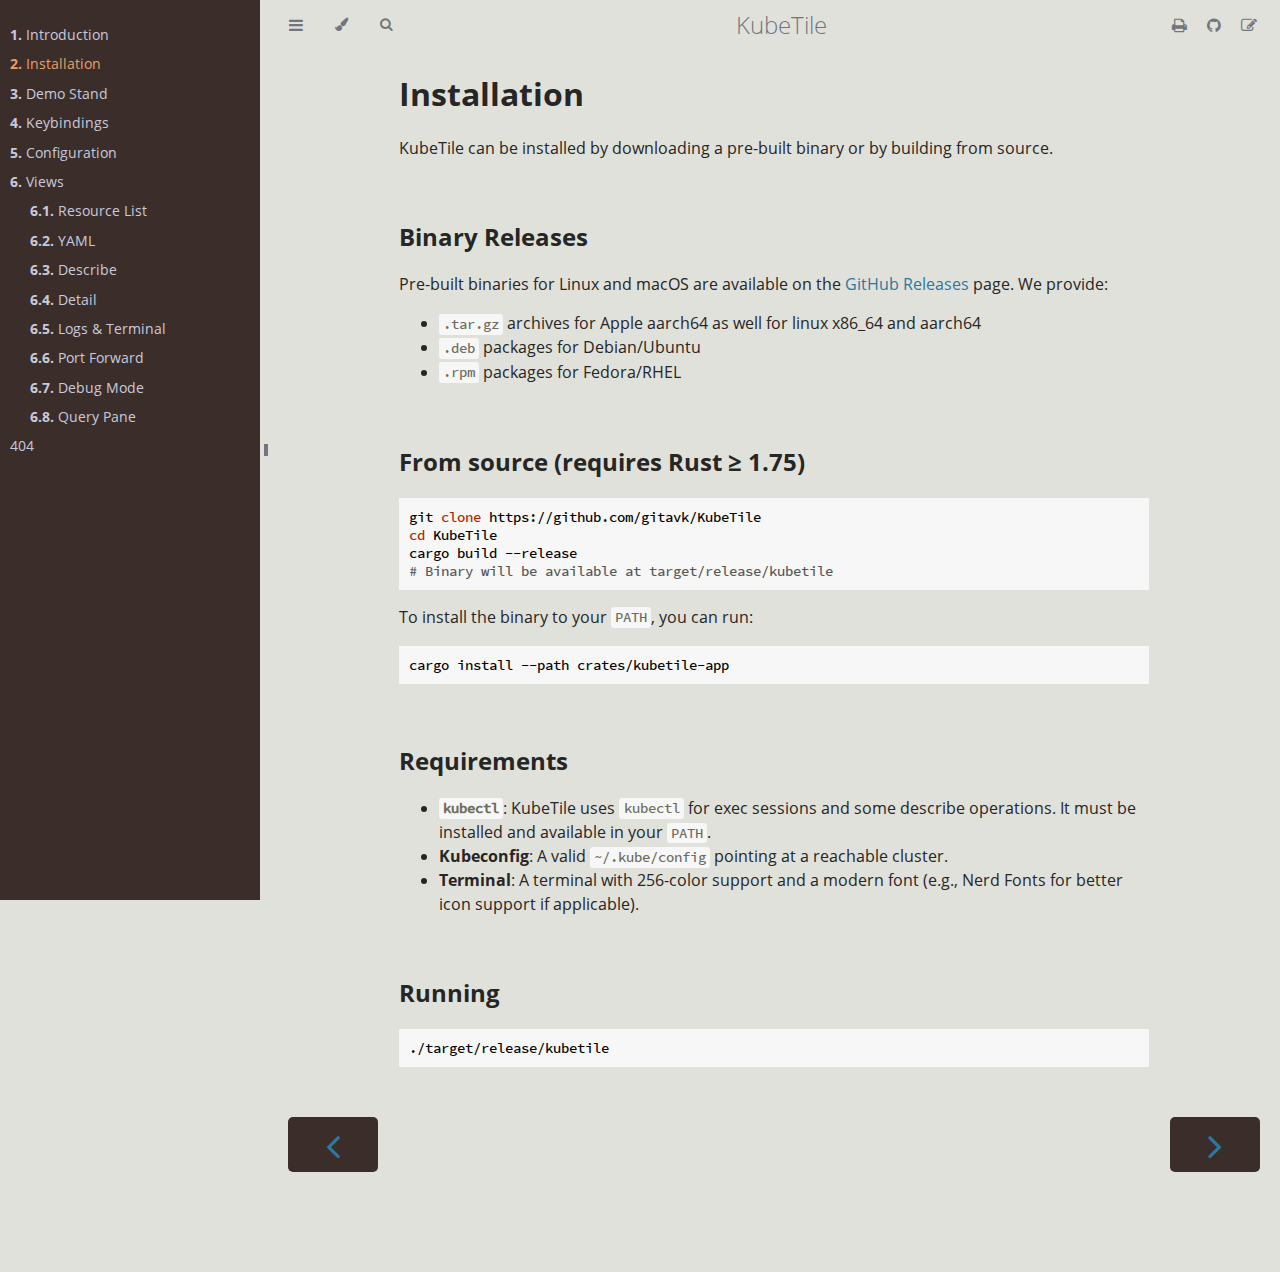
<file: installation.html>
<!DOCTYPE HTML>
<html lang="en" class="rust" dir="ltr">
    <head>
        <!-- Book generated using mdBook -->
        <meta charset="UTF-8">
        <title>Installation - KubeTile</title>


        <!-- Custom HTML head -->
        
        <meta name="description" content="">
        <meta name="viewport" content="width=device-width, initial-scale=1">
        <meta name="theme-color" content="#ffffff">

        <link rel="icon" href="favicon.svg">
        <link rel="shortcut icon" href="favicon.png">
        <link rel="stylesheet" href="css/variables.css">
        <link rel="stylesheet" href="css/general.css">
        <link rel="stylesheet" href="css/chrome.css">
        <link rel="stylesheet" href="css/print.css" media="print">

        <!-- Fonts -->
        <link rel="stylesheet" href="FontAwesome/css/font-awesome.css">
        <link rel="stylesheet" href="fonts/fonts.css">

        <!-- Highlight.js Stylesheets -->
        <link rel="stylesheet" href="highlight.css">
        <link rel="stylesheet" href="tomorrow-night.css">
        <link rel="stylesheet" href="ayu-highlight.css">

        <!-- Custom theme stylesheets -->
        <link rel="stylesheet" href="theme/custom.css">

    </head>
    <body class="sidebar-visible no-js">
    <div id="body-container">
        <!-- Provide site root to javascript -->
        <script>
            var path_to_root = "";
            var default_theme = window.matchMedia("(prefers-color-scheme: dark)").matches ? "navy" : "rust";
        </script>

        <!-- Work around some values being stored in localStorage wrapped in quotes -->
        <script>
            try {
                var theme = localStorage.getItem('mdbook-theme');
                var sidebar = localStorage.getItem('mdbook-sidebar');

                if (theme.startsWith('"') && theme.endsWith('"')) {
                    localStorage.setItem('mdbook-theme', theme.slice(1, theme.length - 1));
                }

                if (sidebar.startsWith('"') && sidebar.endsWith('"')) {
                    localStorage.setItem('mdbook-sidebar', sidebar.slice(1, sidebar.length - 1));
                }
            } catch (e) { }
        </script>

        <!-- Set the theme before any content is loaded, prevents flash -->
        <script>
            var theme;
            try { theme = localStorage.getItem('mdbook-theme'); } catch(e) { }
            if (theme === null || theme === undefined) { theme = default_theme; }
            var html = document.querySelector('html');
            html.classList.remove('rust')
            html.classList.add(theme);
            var body = document.querySelector('body');
            body.classList.remove('no-js')
            body.classList.add('js');
        </script>

        <input type="checkbox" id="sidebar-toggle-anchor" class="hidden">

        <!-- Hide / unhide sidebar before it is displayed -->
        <script>
            var body = document.querySelector('body');
            var sidebar = null;
            var sidebar_toggle = document.getElementById("sidebar-toggle-anchor");
            if (document.body.clientWidth >= 1080) {
                try { sidebar = localStorage.getItem('mdbook-sidebar'); } catch(e) { }
                sidebar = sidebar || 'visible';
            } else {
                sidebar = 'hidden';
            }
            sidebar_toggle.checked = sidebar === 'visible';
            body.classList.remove('sidebar-visible');
            body.classList.add("sidebar-" + sidebar);
        </script>

        <nav id="sidebar" class="sidebar" aria-label="Table of contents">
            <div class="sidebar-scrollbox">
                <ol class="chapter"><li class="chapter-item expanded "><a href="introduction.html"><strong aria-hidden="true">1.</strong> Introduction</a></li><li class="chapter-item expanded "><a href="installation.html" class="active"><strong aria-hidden="true">2.</strong> Installation</a></li><li class="chapter-item expanded "><a href="demo-stand.html"><strong aria-hidden="true">3.</strong> Demo Stand</a></li><li class="chapter-item expanded "><a href="keybindings.html"><strong aria-hidden="true">4.</strong> Keybindings</a></li><li class="chapter-item expanded "><a href="configuration.html"><strong aria-hidden="true">5.</strong> Configuration</a></li><li class="chapter-item expanded "><a href="views.html"><strong aria-hidden="true">6.</strong> Views</a></li><li><ol class="section"><li class="chapter-item expanded "><a href="views/resource-list.html"><strong aria-hidden="true">6.1.</strong> Resource List</a></li><li class="chapter-item expanded "><a href="views/yaml.html"><strong aria-hidden="true">6.2.</strong> YAML</a></li><li class="chapter-item expanded "><a href="views/describe.html"><strong aria-hidden="true">6.3.</strong> Describe</a></li><li class="chapter-item expanded "><a href="views/detail.html"><strong aria-hidden="true">6.4.</strong> Detail</a></li><li class="chapter-item expanded "><a href="views/logs.html"><strong aria-hidden="true">6.5.</strong> Logs & Terminal</a></li><li class="chapter-item expanded "><a href="views/port-forward.html"><strong aria-hidden="true">6.6.</strong> Port Forward</a></li><li class="chapter-item expanded "><a href="views/debug.html"><strong aria-hidden="true">6.7.</strong> Debug Mode</a></li><li class="chapter-item expanded "><a href="views/query-pane.html"><strong aria-hidden="true">6.8.</strong> Query Pane</a></li></ol></li><li class="chapter-item expanded "><a href="404.html">404</a></li></ol>
            </div>
            <div id="sidebar-resize-handle" class="sidebar-resize-handle">
                <div class="sidebar-resize-indicator"></div>
            </div>
        </nav>

        <!-- Track and set sidebar scroll position -->
        <script>
            var sidebarScrollbox = document.querySelector('#sidebar .sidebar-scrollbox');
            sidebarScrollbox.addEventListener('click', function(e) {
                if (e.target.tagName === 'A') {
                    sessionStorage.setItem('sidebar-scroll', sidebarScrollbox.scrollTop);
                }
            }, { passive: true });
            var sidebarScrollTop = sessionStorage.getItem('sidebar-scroll');
            sessionStorage.removeItem('sidebar-scroll');
            if (sidebarScrollTop) {
                // preserve sidebar scroll position when navigating via links within sidebar
                sidebarScrollbox.scrollTop = sidebarScrollTop;
            } else {
                // scroll sidebar to current active section when navigating via "next/previous chapter" buttons
                var activeSection = document.querySelector('#sidebar .active');
                if (activeSection) {
                    activeSection.scrollIntoView({ block: 'center' });
                }
            }
        </script>

        <div id="page-wrapper" class="page-wrapper">

            <div class="page">
                                <div id="menu-bar-hover-placeholder"></div>
                <div id="menu-bar" class="menu-bar sticky">
                    <div class="left-buttons">
                        <label id="sidebar-toggle" class="icon-button" for="sidebar-toggle-anchor" title="Toggle Table of Contents" aria-label="Toggle Table of Contents" aria-controls="sidebar">
                            <i class="fa fa-bars"></i>
                        </label>
                        <button id="theme-toggle" class="icon-button" type="button" title="Change theme" aria-label="Change theme" aria-haspopup="true" aria-expanded="false" aria-controls="theme-list">
                            <i class="fa fa-paint-brush"></i>
                        </button>
                        <ul id="theme-list" class="theme-popup" aria-label="Themes" role="menu">
                            <li role="none"><button role="menuitem" class="theme" id="light">Light</button></li>
                            <li role="none"><button role="menuitem" class="theme" id="rust">Rust</button></li>
                            <li role="none"><button role="menuitem" class="theme" id="coal">Coal</button></li>
                            <li role="none"><button role="menuitem" class="theme" id="navy">Navy</button></li>
                            <li role="none"><button role="menuitem" class="theme" id="ayu">Ayu</button></li>
                        </ul>
                        <button id="search-toggle" class="icon-button" type="button" title="Search. (Shortkey: s)" aria-label="Toggle Searchbar" aria-expanded="false" aria-keyshortcuts="S" aria-controls="searchbar">
                            <i class="fa fa-search"></i>
                        </button>
                    </div>

                    <h1 class="menu-title">KubeTile</h1>

                    <div class="right-buttons">
                        <a href="print.html" title="Print this book" aria-label="Print this book">
                            <i id="print-button" class="fa fa-print"></i>
                        </a>
                        <a href="https://github.com/gitavk/KubeTile" title="Git repository" aria-label="Git repository">
                            <i id="git-repository-button" class="fa fa-github"></i>
                        </a>
                        <a href="https://github.com/gitavk/KubeTile/edit/main/book/src/installation.md" title="Suggest an edit" aria-label="Suggest an edit">
                            <i id="git-edit-button" class="fa fa-edit"></i>
                        </a>

                    </div>
                </div>

                <div id="search-wrapper" class="hidden">
                    <form id="searchbar-outer" class="searchbar-outer">
                        <input type="search" id="searchbar" name="searchbar" placeholder="Search this book ..." aria-controls="searchresults-outer" aria-describedby="searchresults-header">
                    </form>
                    <div id="searchresults-outer" class="searchresults-outer hidden">
                        <div id="searchresults-header" class="searchresults-header"></div>
                        <ul id="searchresults">
                        </ul>
                    </div>
                </div>

                <!-- Apply ARIA attributes after the sidebar and the sidebar toggle button are added to the DOM -->
                <script>
                    document.getElementById('sidebar-toggle').setAttribute('aria-expanded', sidebar === 'visible');
                    document.getElementById('sidebar').setAttribute('aria-hidden', sidebar !== 'visible');
                    Array.from(document.querySelectorAll('#sidebar a')).forEach(function(link) {
                        link.setAttribute('tabIndex', sidebar === 'visible' ? 0 : -1);
                    });
                </script>

                <div id="content" class="content">
                    <main>
                        <h1 id="installation"><a class="header" href="#installation">Installation</a></h1>
<p>KubeTile can be installed by downloading a pre-built binary or by building from source.</p>
<h2 id="binary-releases"><a class="header" href="#binary-releases">Binary Releases</a></h2>
<p>Pre-built binaries for Linux and macOS are available on the <a href="https://github.com/gitavk/KubeTile/releases">GitHub Releases</a> page. We provide:</p>
<ul>
<li><code>.tar.gz</code> archives for Apple aarch64 as well for linux x86_64 and aarch64</li>
<li><code>.deb</code> packages for Debian/Ubuntu</li>
<li><code>.rpm</code> packages for Fedora/RHEL</li>
</ul>
<h2 id="from-source-requires-rust--175"><a class="header" href="#from-source-requires-rust--175">From source (requires Rust ≥ 1.75)</a></h2>
<pre><code class="language-bash">git clone https://github.com/gitavk/KubeTile
cd KubeTile
cargo build --release
# Binary will be available at target/release/kubetile
</code></pre>
<p>To install the binary to your <code>PATH</code>, you can run:</p>
<pre><code class="language-bash">cargo install --path crates/kubetile-app
</code></pre>
<h2 id="requirements"><a class="header" href="#requirements">Requirements</a></h2>
<ul>
<li><strong><code>kubectl</code></strong>: KubeTile uses <code>kubectl</code> for exec sessions and some describe operations. It must be installed and available in your <code>PATH</code>.</li>
<li><strong>Kubeconfig</strong>: A valid <code>~/.kube/config</code> pointing at a reachable cluster.</li>
<li><strong>Terminal</strong>: A terminal with 256-color support and a modern font (e.g., Nerd Fonts for better icon support if applicable).</li>
</ul>
<h2 id="running"><a class="header" href="#running">Running</a></h2>
<pre><code class="language-bash">./target/release/kubetile
</code></pre>

                    </main>

                    <nav class="nav-wrapper" aria-label="Page navigation">
                        <!-- Mobile navigation buttons -->
                            <a rel="prev" href="introduction.html" class="mobile-nav-chapters previous" title="Previous chapter" aria-label="Previous chapter" aria-keyshortcuts="Left">
                                <i class="fa fa-angle-left"></i>
                            </a>

                            <a rel="next prefetch" href="demo-stand.html" class="mobile-nav-chapters next" title="Next chapter" aria-label="Next chapter" aria-keyshortcuts="Right">
                                <i class="fa fa-angle-right"></i>
                            </a>

                        <div style="clear: both"></div>
                    </nav>
                </div>
            </div>

            <nav class="nav-wide-wrapper" aria-label="Page navigation">
                    <a rel="prev" href="introduction.html" class="nav-chapters previous" title="Previous chapter" aria-label="Previous chapter" aria-keyshortcuts="Left">
                        <i class="fa fa-angle-left"></i>
                    </a>

                    <a rel="next prefetch" href="demo-stand.html" class="nav-chapters next" title="Next chapter" aria-label="Next chapter" aria-keyshortcuts="Right">
                        <i class="fa fa-angle-right"></i>
                    </a>
            </nav>

        </div>




        <script>
            window.playground_copyable = true;
        </script>


        <script src="elasticlunr.min.js"></script>
        <script src="mark.min.js"></script>
        <script src="searcher.js"></script>

        <script src="clipboard.min.js"></script>
        <script src="highlight.js"></script>
        <script src="book.js"></script>

        <!-- Custom JS scripts -->


    </div>
    </body>
</html>
</file>
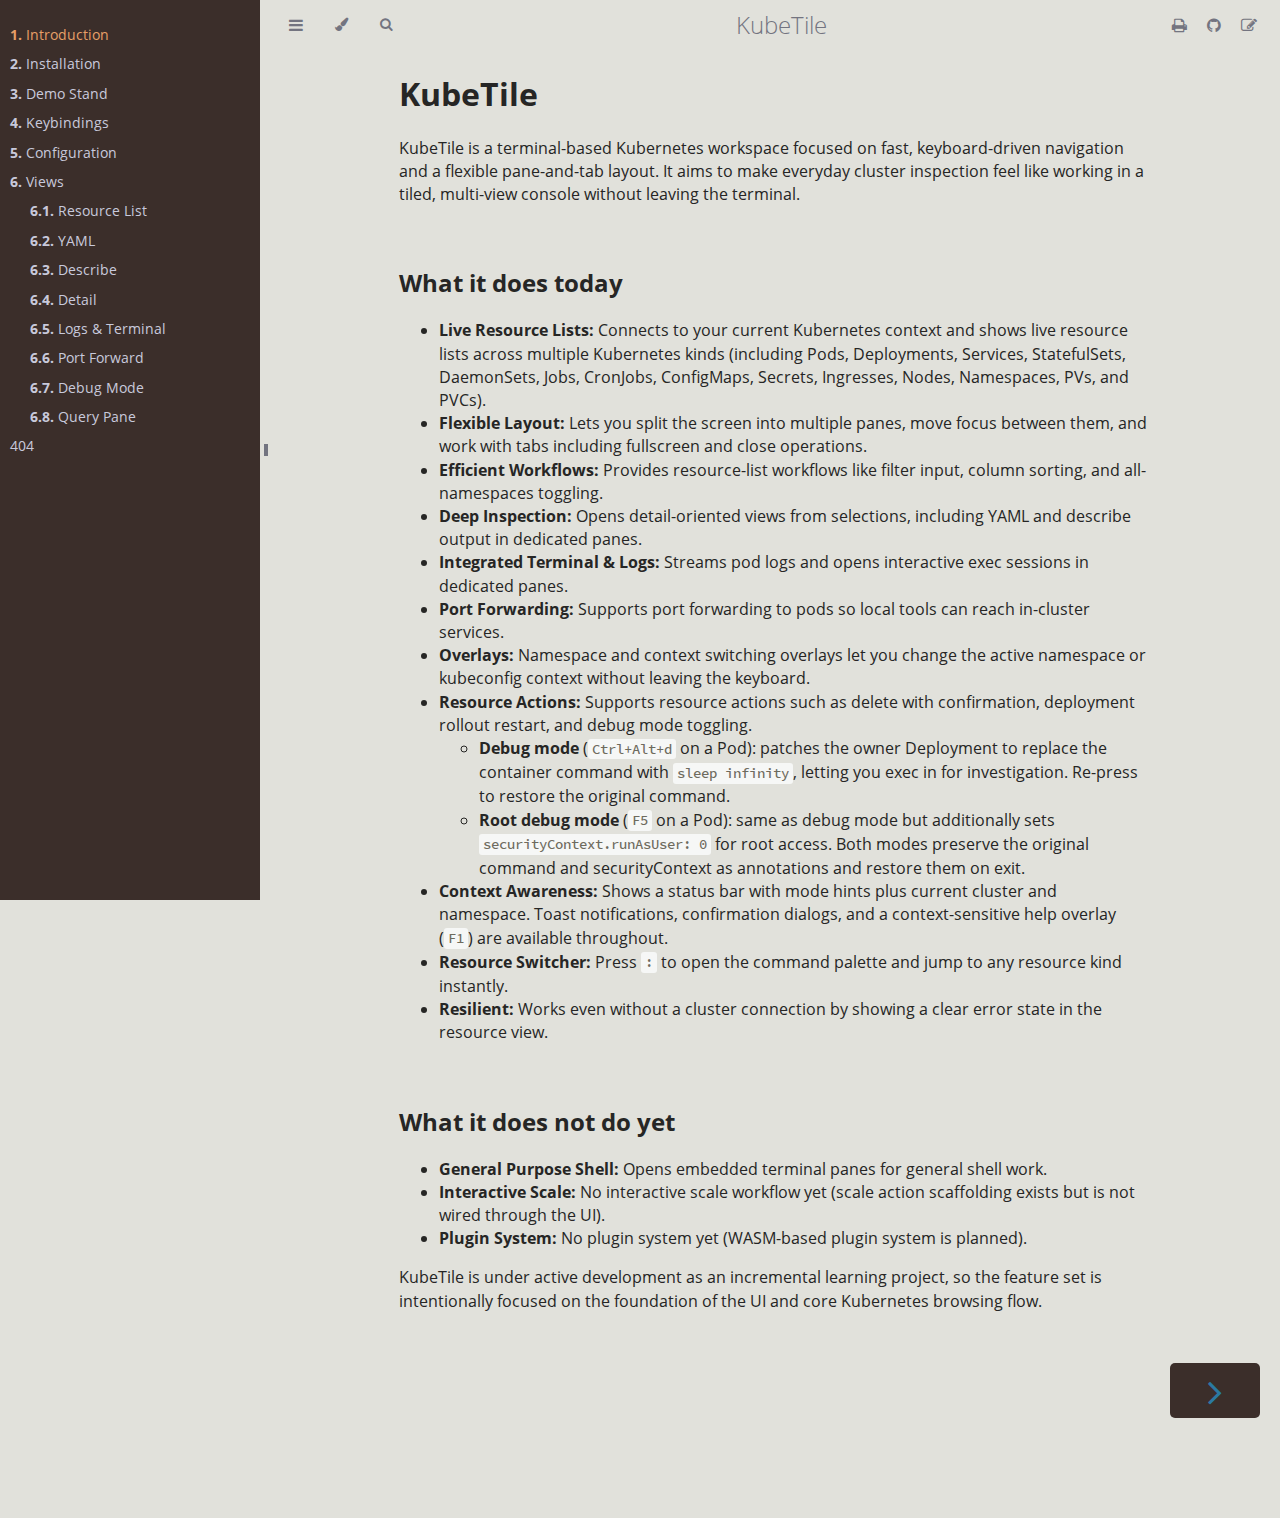
<file: introduction.html>
<!DOCTYPE HTML>
<html lang="en" class="rust" dir="ltr">
    <head>
        <!-- Book generated using mdBook -->
        <meta charset="UTF-8">
        <title>Introduction - KubeTile</title>


        <!-- Custom HTML head -->
        
        <meta name="description" content="">
        <meta name="viewport" content="width=device-width, initial-scale=1">
        <meta name="theme-color" content="#ffffff">

        <link rel="icon" href="favicon.svg">
        <link rel="shortcut icon" href="favicon.png">
        <link rel="stylesheet" href="css/variables.css">
        <link rel="stylesheet" href="css/general.css">
        <link rel="stylesheet" href="css/chrome.css">
        <link rel="stylesheet" href="css/print.css" media="print">

        <!-- Fonts -->
        <link rel="stylesheet" href="FontAwesome/css/font-awesome.css">
        <link rel="stylesheet" href="fonts/fonts.css">

        <!-- Highlight.js Stylesheets -->
        <link rel="stylesheet" href="highlight.css">
        <link rel="stylesheet" href="tomorrow-night.css">
        <link rel="stylesheet" href="ayu-highlight.css">

        <!-- Custom theme stylesheets -->
        <link rel="stylesheet" href="theme/custom.css">

    </head>
    <body class="sidebar-visible no-js">
    <div id="body-container">
        <!-- Provide site root to javascript -->
        <script>
            var path_to_root = "";
            var default_theme = window.matchMedia("(prefers-color-scheme: dark)").matches ? "navy" : "rust";
        </script>

        <!-- Work around some values being stored in localStorage wrapped in quotes -->
        <script>
            try {
                var theme = localStorage.getItem('mdbook-theme');
                var sidebar = localStorage.getItem('mdbook-sidebar');

                if (theme.startsWith('"') && theme.endsWith('"')) {
                    localStorage.setItem('mdbook-theme', theme.slice(1, theme.length - 1));
                }

                if (sidebar.startsWith('"') && sidebar.endsWith('"')) {
                    localStorage.setItem('mdbook-sidebar', sidebar.slice(1, sidebar.length - 1));
                }
            } catch (e) { }
        </script>

        <!-- Set the theme before any content is loaded, prevents flash -->
        <script>
            var theme;
            try { theme = localStorage.getItem('mdbook-theme'); } catch(e) { }
            if (theme === null || theme === undefined) { theme = default_theme; }
            var html = document.querySelector('html');
            html.classList.remove('rust')
            html.classList.add(theme);
            var body = document.querySelector('body');
            body.classList.remove('no-js')
            body.classList.add('js');
        </script>

        <input type="checkbox" id="sidebar-toggle-anchor" class="hidden">

        <!-- Hide / unhide sidebar before it is displayed -->
        <script>
            var body = document.querySelector('body');
            var sidebar = null;
            var sidebar_toggle = document.getElementById("sidebar-toggle-anchor");
            if (document.body.clientWidth >= 1080) {
                try { sidebar = localStorage.getItem('mdbook-sidebar'); } catch(e) { }
                sidebar = sidebar || 'visible';
            } else {
                sidebar = 'hidden';
            }
            sidebar_toggle.checked = sidebar === 'visible';
            body.classList.remove('sidebar-visible');
            body.classList.add("sidebar-" + sidebar);
        </script>

        <nav id="sidebar" class="sidebar" aria-label="Table of contents">
            <div class="sidebar-scrollbox">
                <ol class="chapter"><li class="chapter-item expanded "><a href="introduction.html" class="active"><strong aria-hidden="true">1.</strong> Introduction</a></li><li class="chapter-item expanded "><a href="installation.html"><strong aria-hidden="true">2.</strong> Installation</a></li><li class="chapter-item expanded "><a href="demo-stand.html"><strong aria-hidden="true">3.</strong> Demo Stand</a></li><li class="chapter-item expanded "><a href="keybindings.html"><strong aria-hidden="true">4.</strong> Keybindings</a></li><li class="chapter-item expanded "><a href="configuration.html"><strong aria-hidden="true">5.</strong> Configuration</a></li><li class="chapter-item expanded "><a href="views.html"><strong aria-hidden="true">6.</strong> Views</a></li><li><ol class="section"><li class="chapter-item expanded "><a href="views/resource-list.html"><strong aria-hidden="true">6.1.</strong> Resource List</a></li><li class="chapter-item expanded "><a href="views/yaml.html"><strong aria-hidden="true">6.2.</strong> YAML</a></li><li class="chapter-item expanded "><a href="views/describe.html"><strong aria-hidden="true">6.3.</strong> Describe</a></li><li class="chapter-item expanded "><a href="views/detail.html"><strong aria-hidden="true">6.4.</strong> Detail</a></li><li class="chapter-item expanded "><a href="views/logs.html"><strong aria-hidden="true">6.5.</strong> Logs & Terminal</a></li><li class="chapter-item expanded "><a href="views/port-forward.html"><strong aria-hidden="true">6.6.</strong> Port Forward</a></li><li class="chapter-item expanded "><a href="views/debug.html"><strong aria-hidden="true">6.7.</strong> Debug Mode</a></li><li class="chapter-item expanded "><a href="views/query-pane.html"><strong aria-hidden="true">6.8.</strong> Query Pane</a></li></ol></li><li class="chapter-item expanded "><a href="404.html">404</a></li></ol>
            </div>
            <div id="sidebar-resize-handle" class="sidebar-resize-handle">
                <div class="sidebar-resize-indicator"></div>
            </div>
        </nav>

        <!-- Track and set sidebar scroll position -->
        <script>
            var sidebarScrollbox = document.querySelector('#sidebar .sidebar-scrollbox');
            sidebarScrollbox.addEventListener('click', function(e) {
                if (e.target.tagName === 'A') {
                    sessionStorage.setItem('sidebar-scroll', sidebarScrollbox.scrollTop);
                }
            }, { passive: true });
            var sidebarScrollTop = sessionStorage.getItem('sidebar-scroll');
            sessionStorage.removeItem('sidebar-scroll');
            if (sidebarScrollTop) {
                // preserve sidebar scroll position when navigating via links within sidebar
                sidebarScrollbox.scrollTop = sidebarScrollTop;
            } else {
                // scroll sidebar to current active section when navigating via "next/previous chapter" buttons
                var activeSection = document.querySelector('#sidebar .active');
                if (activeSection) {
                    activeSection.scrollIntoView({ block: 'center' });
                }
            }
        </script>

        <div id="page-wrapper" class="page-wrapper">

            <div class="page">
                                <div id="menu-bar-hover-placeholder"></div>
                <div id="menu-bar" class="menu-bar sticky">
                    <div class="left-buttons">
                        <label id="sidebar-toggle" class="icon-button" for="sidebar-toggle-anchor" title="Toggle Table of Contents" aria-label="Toggle Table of Contents" aria-controls="sidebar">
                            <i class="fa fa-bars"></i>
                        </label>
                        <button id="theme-toggle" class="icon-button" type="button" title="Change theme" aria-label="Change theme" aria-haspopup="true" aria-expanded="false" aria-controls="theme-list">
                            <i class="fa fa-paint-brush"></i>
                        </button>
                        <ul id="theme-list" class="theme-popup" aria-label="Themes" role="menu">
                            <li role="none"><button role="menuitem" class="theme" id="light">Light</button></li>
                            <li role="none"><button role="menuitem" class="theme" id="rust">Rust</button></li>
                            <li role="none"><button role="menuitem" class="theme" id="coal">Coal</button></li>
                            <li role="none"><button role="menuitem" class="theme" id="navy">Navy</button></li>
                            <li role="none"><button role="menuitem" class="theme" id="ayu">Ayu</button></li>
                        </ul>
                        <button id="search-toggle" class="icon-button" type="button" title="Search. (Shortkey: s)" aria-label="Toggle Searchbar" aria-expanded="false" aria-keyshortcuts="S" aria-controls="searchbar">
                            <i class="fa fa-search"></i>
                        </button>
                    </div>

                    <h1 class="menu-title">KubeTile</h1>

                    <div class="right-buttons">
                        <a href="print.html" title="Print this book" aria-label="Print this book">
                            <i id="print-button" class="fa fa-print"></i>
                        </a>
                        <a href="https://github.com/gitavk/KubeTile" title="Git repository" aria-label="Git repository">
                            <i id="git-repository-button" class="fa fa-github"></i>
                        </a>
                        <a href="https://github.com/gitavk/KubeTile/edit/main/book/src/introduction.md" title="Suggest an edit" aria-label="Suggest an edit">
                            <i id="git-edit-button" class="fa fa-edit"></i>
                        </a>

                    </div>
                </div>

                <div id="search-wrapper" class="hidden">
                    <form id="searchbar-outer" class="searchbar-outer">
                        <input type="search" id="searchbar" name="searchbar" placeholder="Search this book ..." aria-controls="searchresults-outer" aria-describedby="searchresults-header">
                    </form>
                    <div id="searchresults-outer" class="searchresults-outer hidden">
                        <div id="searchresults-header" class="searchresults-header"></div>
                        <ul id="searchresults">
                        </ul>
                    </div>
                </div>

                <!-- Apply ARIA attributes after the sidebar and the sidebar toggle button are added to the DOM -->
                <script>
                    document.getElementById('sidebar-toggle').setAttribute('aria-expanded', sidebar === 'visible');
                    document.getElementById('sidebar').setAttribute('aria-hidden', sidebar !== 'visible');
                    Array.from(document.querySelectorAll('#sidebar a')).forEach(function(link) {
                        link.setAttribute('tabIndex', sidebar === 'visible' ? 0 : -1);
                    });
                </script>

                <div id="content" class="content">
                    <main>
                        <h1 id="kubetile"><a class="header" href="#kubetile">KubeTile</a></h1>
<p>KubeTile is a terminal-based Kubernetes workspace focused on fast,
keyboard-driven navigation and a flexible pane-and-tab layout.
It aims to make everyday cluster inspection feel like working in a tiled,
multi-view console without leaving the terminal.</p>
<h2 id="what-it-does-today"><a class="header" href="#what-it-does-today">What it does today</a></h2>
<ul>
<li><strong>Live Resource Lists:</strong> Connects to your current Kubernetes context and shows live resource lists across multiple Kubernetes kinds (including Pods, Deployments, Services, StatefulSets, DaemonSets, Jobs, CronJobs, ConfigMaps, Secrets, Ingresses, Nodes, Namespaces, PVs, and PVCs).</li>
<li><strong>Flexible Layout:</strong> Lets you split the screen into multiple panes, move focus between them, and work with tabs including fullscreen and close operations.</li>
<li><strong>Efficient Workflows:</strong> Provides resource-list workflows like filter input, column sorting, and all-namespaces toggling.</li>
<li><strong>Deep Inspection:</strong> Opens detail-oriented views from selections, including YAML and describe output in dedicated panes.</li>
<li><strong>Integrated Terminal &amp; Logs:</strong> Streams pod logs and opens interactive exec sessions in dedicated panes.</li>
<li><strong>Port Forwarding:</strong> Supports port forwarding to pods so local tools can reach in-cluster services.</li>
<li><strong>Overlays:</strong> Namespace and context switching overlays let you change the active namespace or kubeconfig context without leaving the keyboard.</li>
<li><strong>Resource Actions:</strong> Supports resource actions such as delete with confirmation, deployment rollout restart, and debug mode toggling.
<ul>
<li><strong>Debug mode</strong> (<code>Ctrl+Alt+d</code> on a Pod): patches the owner Deployment to replace the container command with <code>sleep infinity</code>, letting you exec in for investigation. Re-press to restore the original command.</li>
<li><strong>Root debug mode</strong> (<code>F5</code> on a Pod): same as debug mode but additionally sets <code>securityContext.runAsUser: 0</code> for root access. Both modes preserve the original command and securityContext as annotations and restore them on exit.</li>
</ul>
</li>
<li><strong>Context Awareness:</strong> Shows a status bar with mode hints plus current cluster and namespace. Toast notifications, confirmation dialogs, and a context-sensitive help overlay (<code>F1</code>) are available throughout.</li>
<li><strong>Resource Switcher:</strong> Press <code>:</code> to open the command palette and jump to any resource kind instantly.</li>
<li><strong>Resilient:</strong> Works even without a cluster connection by showing a clear error state in the resource view.</li>
</ul>
<h2 id="what-it-does-not-do-yet"><a class="header" href="#what-it-does-not-do-yet">What it does not do yet</a></h2>
<ul>
<li><strong>General Purpose Shell:</strong> Opens embedded terminal panes for general shell work.</li>
<li><strong>Interactive Scale:</strong> No interactive scale workflow yet (scale action scaffolding exists but is not wired through the UI).</li>
<li><strong>Plugin System:</strong> No plugin system yet (WASM-based plugin system is planned).</li>
</ul>
<p>KubeTile is under active development as an incremental learning project, so the feature set is intentionally focused on the foundation of the UI and core Kubernetes browsing flow.</p>

                    </main>

                    <nav class="nav-wrapper" aria-label="Page navigation">
                        <!-- Mobile navigation buttons -->

                            <a rel="next prefetch" href="installation.html" class="mobile-nav-chapters next" title="Next chapter" aria-label="Next chapter" aria-keyshortcuts="Right">
                                <i class="fa fa-angle-right"></i>
                            </a>

                        <div style="clear: both"></div>
                    </nav>
                </div>
            </div>

            <nav class="nav-wide-wrapper" aria-label="Page navigation">

                    <a rel="next prefetch" href="installation.html" class="nav-chapters next" title="Next chapter" aria-label="Next chapter" aria-keyshortcuts="Right">
                        <i class="fa fa-angle-right"></i>
                    </a>
            </nav>

        </div>




        <script>
            window.playground_copyable = true;
        </script>


        <script src="elasticlunr.min.js"></script>
        <script src="mark.min.js"></script>
        <script src="searcher.js"></script>

        <script src="clipboard.min.js"></script>
        <script src="highlight.js"></script>
        <script src="book.js"></script>

        <!-- Custom JS scripts -->


    </div>
    </body>
</html>
</file>
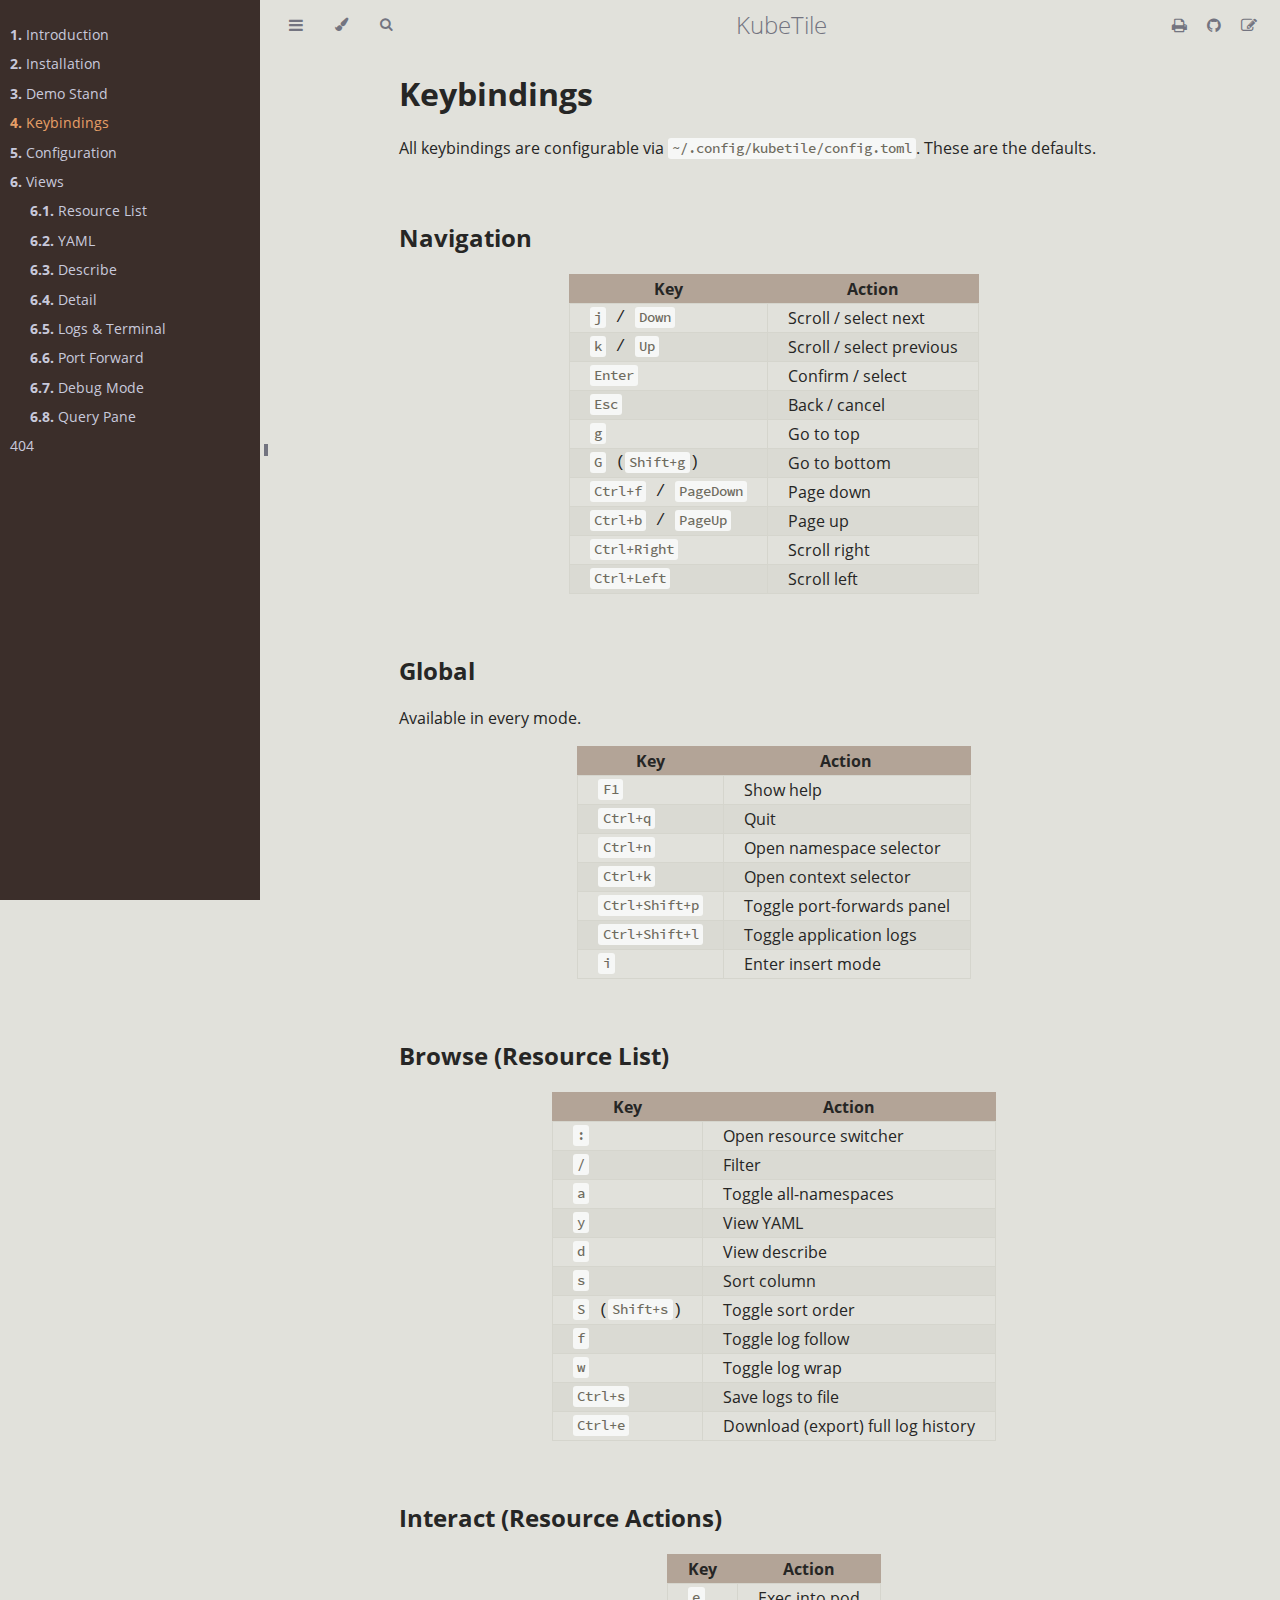
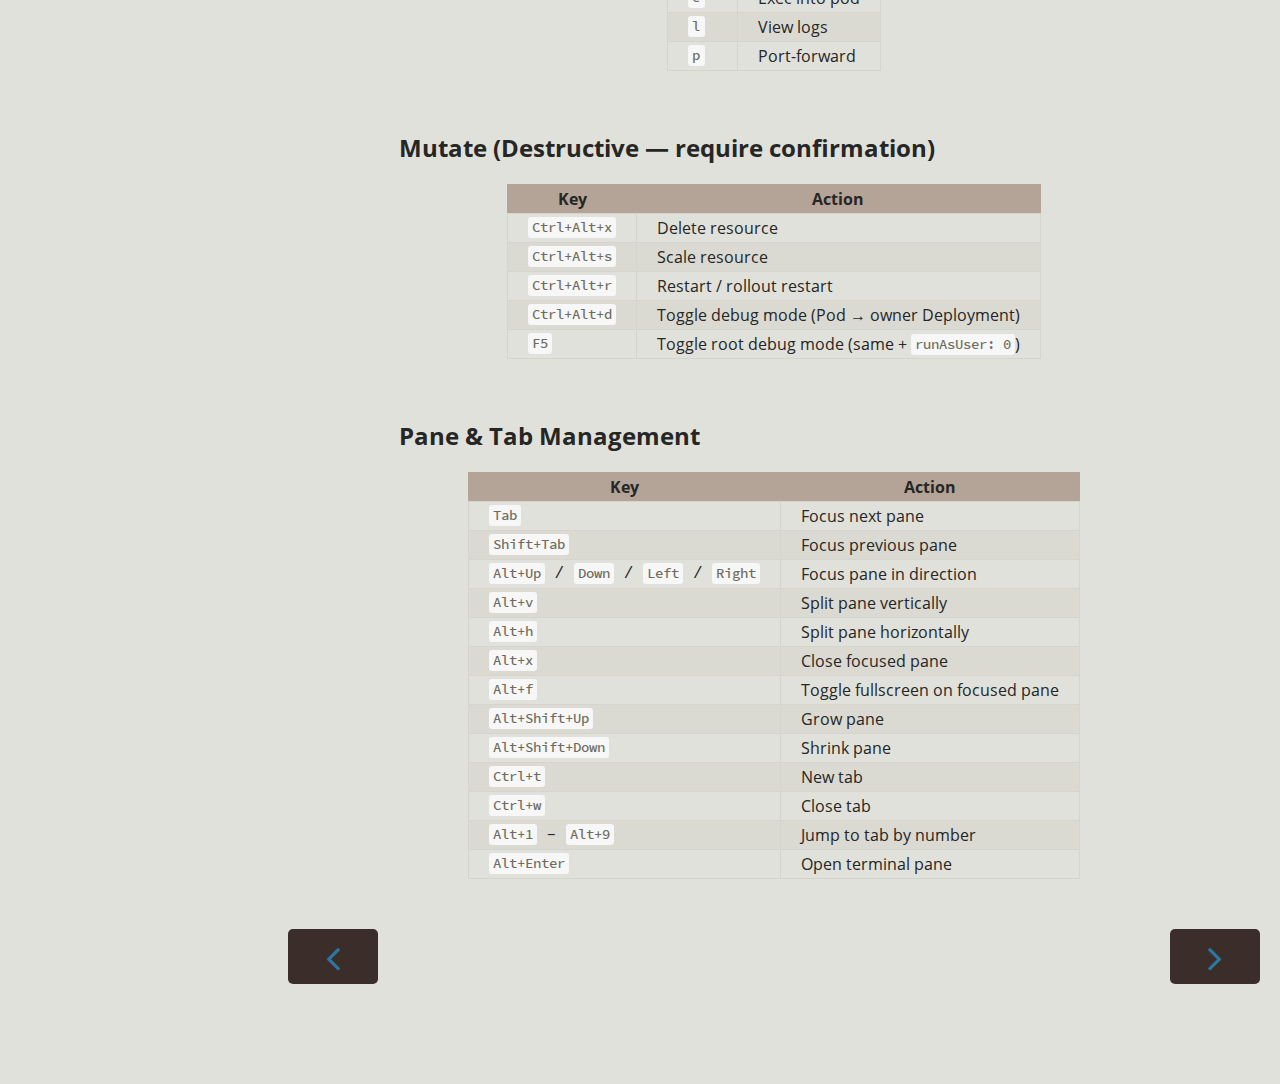
<file: keybindings.html>
<!DOCTYPE HTML>
<html lang="en" class="rust" dir="ltr">
    <head>
        <!-- Book generated using mdBook -->
        <meta charset="UTF-8">
        <title>Keybindings - KubeTile</title>


        <!-- Custom HTML head -->
        
        <meta name="description" content="">
        <meta name="viewport" content="width=device-width, initial-scale=1">
        <meta name="theme-color" content="#ffffff">

        <link rel="icon" href="favicon.svg">
        <link rel="shortcut icon" href="favicon.png">
        <link rel="stylesheet" href="css/variables.css">
        <link rel="stylesheet" href="css/general.css">
        <link rel="stylesheet" href="css/chrome.css">
        <link rel="stylesheet" href="css/print.css" media="print">

        <!-- Fonts -->
        <link rel="stylesheet" href="FontAwesome/css/font-awesome.css">
        <link rel="stylesheet" href="fonts/fonts.css">

        <!-- Highlight.js Stylesheets -->
        <link rel="stylesheet" href="highlight.css">
        <link rel="stylesheet" href="tomorrow-night.css">
        <link rel="stylesheet" href="ayu-highlight.css">

        <!-- Custom theme stylesheets -->
        <link rel="stylesheet" href="theme/custom.css">

    </head>
    <body class="sidebar-visible no-js">
    <div id="body-container">
        <!-- Provide site root to javascript -->
        <script>
            var path_to_root = "";
            var default_theme = window.matchMedia("(prefers-color-scheme: dark)").matches ? "navy" : "rust";
        </script>

        <!-- Work around some values being stored in localStorage wrapped in quotes -->
        <script>
            try {
                var theme = localStorage.getItem('mdbook-theme');
                var sidebar = localStorage.getItem('mdbook-sidebar');

                if (theme.startsWith('"') && theme.endsWith('"')) {
                    localStorage.setItem('mdbook-theme', theme.slice(1, theme.length - 1));
                }

                if (sidebar.startsWith('"') && sidebar.endsWith('"')) {
                    localStorage.setItem('mdbook-sidebar', sidebar.slice(1, sidebar.length - 1));
                }
            } catch (e) { }
        </script>

        <!-- Set the theme before any content is loaded, prevents flash -->
        <script>
            var theme;
            try { theme = localStorage.getItem('mdbook-theme'); } catch(e) { }
            if (theme === null || theme === undefined) { theme = default_theme; }
            var html = document.querySelector('html');
            html.classList.remove('rust')
            html.classList.add(theme);
            var body = document.querySelector('body');
            body.classList.remove('no-js')
            body.classList.add('js');
        </script>

        <input type="checkbox" id="sidebar-toggle-anchor" class="hidden">

        <!-- Hide / unhide sidebar before it is displayed -->
        <script>
            var body = document.querySelector('body');
            var sidebar = null;
            var sidebar_toggle = document.getElementById("sidebar-toggle-anchor");
            if (document.body.clientWidth >= 1080) {
                try { sidebar = localStorage.getItem('mdbook-sidebar'); } catch(e) { }
                sidebar = sidebar || 'visible';
            } else {
                sidebar = 'hidden';
            }
            sidebar_toggle.checked = sidebar === 'visible';
            body.classList.remove('sidebar-visible');
            body.classList.add("sidebar-" + sidebar);
        </script>

        <nav id="sidebar" class="sidebar" aria-label="Table of contents">
            <div class="sidebar-scrollbox">
                <ol class="chapter"><li class="chapter-item expanded "><a href="introduction.html"><strong aria-hidden="true">1.</strong> Introduction</a></li><li class="chapter-item expanded "><a href="installation.html"><strong aria-hidden="true">2.</strong> Installation</a></li><li class="chapter-item expanded "><a href="demo-stand.html"><strong aria-hidden="true">3.</strong> Demo Stand</a></li><li class="chapter-item expanded "><a href="keybindings.html" class="active"><strong aria-hidden="true">4.</strong> Keybindings</a></li><li class="chapter-item expanded "><a href="configuration.html"><strong aria-hidden="true">5.</strong> Configuration</a></li><li class="chapter-item expanded "><a href="views.html"><strong aria-hidden="true">6.</strong> Views</a></li><li><ol class="section"><li class="chapter-item expanded "><a href="views/resource-list.html"><strong aria-hidden="true">6.1.</strong> Resource List</a></li><li class="chapter-item expanded "><a href="views/yaml.html"><strong aria-hidden="true">6.2.</strong> YAML</a></li><li class="chapter-item expanded "><a href="views/describe.html"><strong aria-hidden="true">6.3.</strong> Describe</a></li><li class="chapter-item expanded "><a href="views/detail.html"><strong aria-hidden="true">6.4.</strong> Detail</a></li><li class="chapter-item expanded "><a href="views/logs.html"><strong aria-hidden="true">6.5.</strong> Logs & Terminal</a></li><li class="chapter-item expanded "><a href="views/port-forward.html"><strong aria-hidden="true">6.6.</strong> Port Forward</a></li><li class="chapter-item expanded "><a href="views/debug.html"><strong aria-hidden="true">6.7.</strong> Debug Mode</a></li><li class="chapter-item expanded "><a href="views/query-pane.html"><strong aria-hidden="true">6.8.</strong> Query Pane</a></li></ol></li><li class="chapter-item expanded "><a href="404.html">404</a></li></ol>
            </div>
            <div id="sidebar-resize-handle" class="sidebar-resize-handle">
                <div class="sidebar-resize-indicator"></div>
            </div>
        </nav>

        <!-- Track and set sidebar scroll position -->
        <script>
            var sidebarScrollbox = document.querySelector('#sidebar .sidebar-scrollbox');
            sidebarScrollbox.addEventListener('click', function(e) {
                if (e.target.tagName === 'A') {
                    sessionStorage.setItem('sidebar-scroll', sidebarScrollbox.scrollTop);
                }
            }, { passive: true });
            var sidebarScrollTop = sessionStorage.getItem('sidebar-scroll');
            sessionStorage.removeItem('sidebar-scroll');
            if (sidebarScrollTop) {
                // preserve sidebar scroll position when navigating via links within sidebar
                sidebarScrollbox.scrollTop = sidebarScrollTop;
            } else {
                // scroll sidebar to current active section when navigating via "next/previous chapter" buttons
                var activeSection = document.querySelector('#sidebar .active');
                if (activeSection) {
                    activeSection.scrollIntoView({ block: 'center' });
                }
            }
        </script>

        <div id="page-wrapper" class="page-wrapper">

            <div class="page">
                                <div id="menu-bar-hover-placeholder"></div>
                <div id="menu-bar" class="menu-bar sticky">
                    <div class="left-buttons">
                        <label id="sidebar-toggle" class="icon-button" for="sidebar-toggle-anchor" title="Toggle Table of Contents" aria-label="Toggle Table of Contents" aria-controls="sidebar">
                            <i class="fa fa-bars"></i>
                        </label>
                        <button id="theme-toggle" class="icon-button" type="button" title="Change theme" aria-label="Change theme" aria-haspopup="true" aria-expanded="false" aria-controls="theme-list">
                            <i class="fa fa-paint-brush"></i>
                        </button>
                        <ul id="theme-list" class="theme-popup" aria-label="Themes" role="menu">
                            <li role="none"><button role="menuitem" class="theme" id="light">Light</button></li>
                            <li role="none"><button role="menuitem" class="theme" id="rust">Rust</button></li>
                            <li role="none"><button role="menuitem" class="theme" id="coal">Coal</button></li>
                            <li role="none"><button role="menuitem" class="theme" id="navy">Navy</button></li>
                            <li role="none"><button role="menuitem" class="theme" id="ayu">Ayu</button></li>
                        </ul>
                        <button id="search-toggle" class="icon-button" type="button" title="Search. (Shortkey: s)" aria-label="Toggle Searchbar" aria-expanded="false" aria-keyshortcuts="S" aria-controls="searchbar">
                            <i class="fa fa-search"></i>
                        </button>
                    </div>

                    <h1 class="menu-title">KubeTile</h1>

                    <div class="right-buttons">
                        <a href="print.html" title="Print this book" aria-label="Print this book">
                            <i id="print-button" class="fa fa-print"></i>
                        </a>
                        <a href="https://github.com/gitavk/KubeTile" title="Git repository" aria-label="Git repository">
                            <i id="git-repository-button" class="fa fa-github"></i>
                        </a>
                        <a href="https://github.com/gitavk/KubeTile/edit/main/book/src/keybindings.md" title="Suggest an edit" aria-label="Suggest an edit">
                            <i id="git-edit-button" class="fa fa-edit"></i>
                        </a>

                    </div>
                </div>

                <div id="search-wrapper" class="hidden">
                    <form id="searchbar-outer" class="searchbar-outer">
                        <input type="search" id="searchbar" name="searchbar" placeholder="Search this book ..." aria-controls="searchresults-outer" aria-describedby="searchresults-header">
                    </form>
                    <div id="searchresults-outer" class="searchresults-outer hidden">
                        <div id="searchresults-header" class="searchresults-header"></div>
                        <ul id="searchresults">
                        </ul>
                    </div>
                </div>

                <!-- Apply ARIA attributes after the sidebar and the sidebar toggle button are added to the DOM -->
                <script>
                    document.getElementById('sidebar-toggle').setAttribute('aria-expanded', sidebar === 'visible');
                    document.getElementById('sidebar').setAttribute('aria-hidden', sidebar !== 'visible');
                    Array.from(document.querySelectorAll('#sidebar a')).forEach(function(link) {
                        link.setAttribute('tabIndex', sidebar === 'visible' ? 0 : -1);
                    });
                </script>

                <div id="content" class="content">
                    <main>
                        <h1 id="keybindings"><a class="header" href="#keybindings">Keybindings</a></h1>
<p>All keybindings are configurable via <code>~/.config/kubetile/config.toml</code>. These are the defaults.</p>
<h2 id="navigation"><a class="header" href="#navigation">Navigation</a></h2>
<div class="table-wrapper"><table><thead><tr><th>Key</th><th>Action</th></tr></thead><tbody>
<tr><td><code>j</code> / <code>Down</code></td><td>Scroll / select next</td></tr>
<tr><td><code>k</code> / <code>Up</code></td><td>Scroll / select previous</td></tr>
<tr><td><code>Enter</code></td><td>Confirm / select</td></tr>
<tr><td><code>Esc</code></td><td>Back / cancel</td></tr>
<tr><td><code>g</code></td><td>Go to top</td></tr>
<tr><td><code>G</code> (<code>Shift+g</code>)</td><td>Go to bottom</td></tr>
<tr><td><code>Ctrl+f</code> / <code>PageDown</code></td><td>Page down</td></tr>
<tr><td><code>Ctrl+b</code> / <code>PageUp</code></td><td>Page up</td></tr>
<tr><td><code>Ctrl+Right</code></td><td>Scroll right</td></tr>
<tr><td><code>Ctrl+Left</code></td><td>Scroll left</td></tr>
</tbody></table>
</div>
<h2 id="global"><a class="header" href="#global">Global</a></h2>
<p>Available in every mode.</p>
<div class="table-wrapper"><table><thead><tr><th>Key</th><th>Action</th></tr></thead><tbody>
<tr><td><code>F1</code></td><td>Show help</td></tr>
<tr><td><code>Ctrl+q</code></td><td>Quit</td></tr>
<tr><td><code>Ctrl+n</code></td><td>Open namespace selector</td></tr>
<tr><td><code>Ctrl+k</code></td><td>Open context selector</td></tr>
<tr><td><code>Ctrl+Shift+p</code></td><td>Toggle port-forwards panel</td></tr>
<tr><td><code>Ctrl+Shift+l</code></td><td>Toggle application logs</td></tr>
<tr><td><code>i</code></td><td>Enter insert mode</td></tr>
</tbody></table>
</div>
<h2 id="browse-resource-list"><a class="header" href="#browse-resource-list">Browse (Resource List)</a></h2>
<div class="table-wrapper"><table><thead><tr><th>Key</th><th>Action</th></tr></thead><tbody>
<tr><td><code>:</code></td><td>Open resource switcher</td></tr>
<tr><td><code>/</code></td><td>Filter</td></tr>
<tr><td><code>a</code></td><td>Toggle all-namespaces</td></tr>
<tr><td><code>y</code></td><td>View YAML</td></tr>
<tr><td><code>d</code></td><td>View describe</td></tr>
<tr><td><code>s</code></td><td>Sort column</td></tr>
<tr><td><code>S</code> (<code>Shift+s</code>)</td><td>Toggle sort order</td></tr>
<tr><td><code>f</code></td><td>Toggle log follow</td></tr>
<tr><td><code>w</code></td><td>Toggle log wrap</td></tr>
<tr><td><code>Ctrl+s</code></td><td>Save logs to file</td></tr>
<tr><td><code>Ctrl+e</code></td><td>Download (export) full log history</td></tr>
</tbody></table>
</div>
<h2 id="interact-resource-actions"><a class="header" href="#interact-resource-actions">Interact (Resource Actions)</a></h2>
<div class="table-wrapper"><table><thead><tr><th>Key</th><th>Action</th></tr></thead><tbody>
<tr><td><code>e</code></td><td>Exec into pod</td></tr>
<tr><td><code>l</code></td><td>View logs</td></tr>
<tr><td><code>p</code></td><td>Port-forward</td></tr>
</tbody></table>
</div>
<h2 id="mutate-destructive--require-confirmation"><a class="header" href="#mutate-destructive--require-confirmation">Mutate (Destructive — require confirmation)</a></h2>
<div class="table-wrapper"><table><thead><tr><th>Key</th><th>Action</th></tr></thead><tbody>
<tr><td><code>Ctrl+Alt+x</code></td><td>Delete resource</td></tr>
<tr><td><code>Ctrl+Alt+s</code></td><td>Scale resource</td></tr>
<tr><td><code>Ctrl+Alt+r</code></td><td>Restart / rollout restart</td></tr>
<tr><td><code>Ctrl+Alt+d</code></td><td>Toggle debug mode (Pod → owner Deployment)</td></tr>
<tr><td><code>F5</code></td><td>Toggle root debug mode (same + <code>runAsUser: 0</code>)</td></tr>
</tbody></table>
</div>
<h2 id="pane--tab-management"><a class="header" href="#pane--tab-management">Pane &amp; Tab Management</a></h2>
<div class="table-wrapper"><table><thead><tr><th>Key</th><th>Action</th></tr></thead><tbody>
<tr><td><code>Tab</code></td><td>Focus next pane</td></tr>
<tr><td><code>Shift+Tab</code></td><td>Focus previous pane</td></tr>
<tr><td><code>Alt+Up</code> / <code>Down</code> / <code>Left</code> / <code>Right</code></td><td>Focus pane in direction</td></tr>
<tr><td><code>Alt+v</code></td><td>Split pane vertically</td></tr>
<tr><td><code>Alt+h</code></td><td>Split pane horizontally</td></tr>
<tr><td><code>Alt+x</code></td><td>Close focused pane</td></tr>
<tr><td><code>Alt+f</code></td><td>Toggle fullscreen on focused pane</td></tr>
<tr><td><code>Alt+Shift+Up</code></td><td>Grow pane</td></tr>
<tr><td><code>Alt+Shift+Down</code></td><td>Shrink pane</td></tr>
<tr><td><code>Ctrl+t</code></td><td>New tab</td></tr>
<tr><td><code>Ctrl+w</code></td><td>Close tab</td></tr>
<tr><td><code>Alt+1</code> – <code>Alt+9</code></td><td>Jump to tab by number</td></tr>
<tr><td><code>Alt+Enter</code></td><td>Open terminal pane</td></tr>
</tbody></table>
</div>
                    </main>

                    <nav class="nav-wrapper" aria-label="Page navigation">
                        <!-- Mobile navigation buttons -->
                            <a rel="prev" href="demo-stand.html" class="mobile-nav-chapters previous" title="Previous chapter" aria-label="Previous chapter" aria-keyshortcuts="Left">
                                <i class="fa fa-angle-left"></i>
                            </a>

                            <a rel="next prefetch" href="configuration.html" class="mobile-nav-chapters next" title="Next chapter" aria-label="Next chapter" aria-keyshortcuts="Right">
                                <i class="fa fa-angle-right"></i>
                            </a>

                        <div style="clear: both"></div>
                    </nav>
                </div>
            </div>

            <nav class="nav-wide-wrapper" aria-label="Page navigation">
                    <a rel="prev" href="demo-stand.html" class="nav-chapters previous" title="Previous chapter" aria-label="Previous chapter" aria-keyshortcuts="Left">
                        <i class="fa fa-angle-left"></i>
                    </a>

                    <a rel="next prefetch" href="configuration.html" class="nav-chapters next" title="Next chapter" aria-label="Next chapter" aria-keyshortcuts="Right">
                        <i class="fa fa-angle-right"></i>
                    </a>
            </nav>

        </div>




        <script>
            window.playground_copyable = true;
        </script>


        <script src="elasticlunr.min.js"></script>
        <script src="mark.min.js"></script>
        <script src="searcher.js"></script>

        <script src="clipboard.min.js"></script>
        <script src="highlight.js"></script>
        <script src="book.js"></script>

        <!-- Custom JS scripts -->


    </div>
    </body>
</html>
</file>
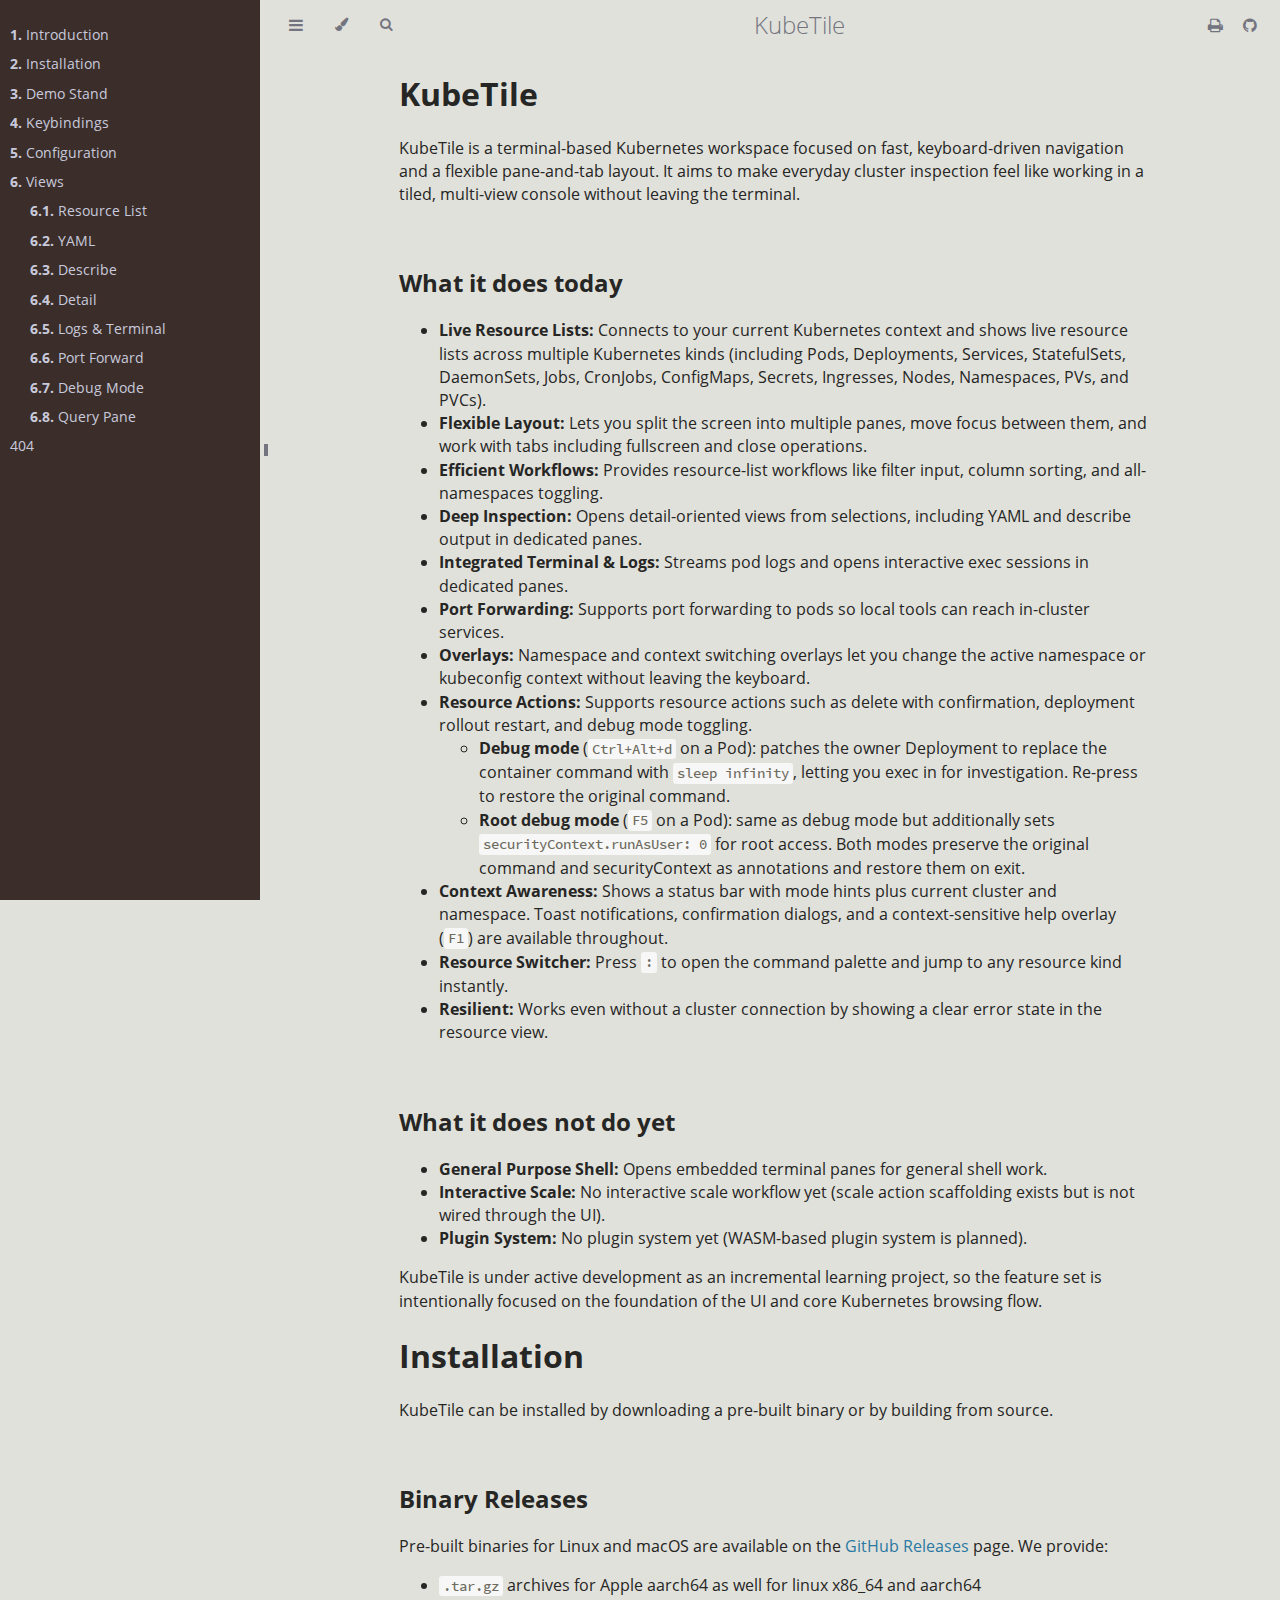
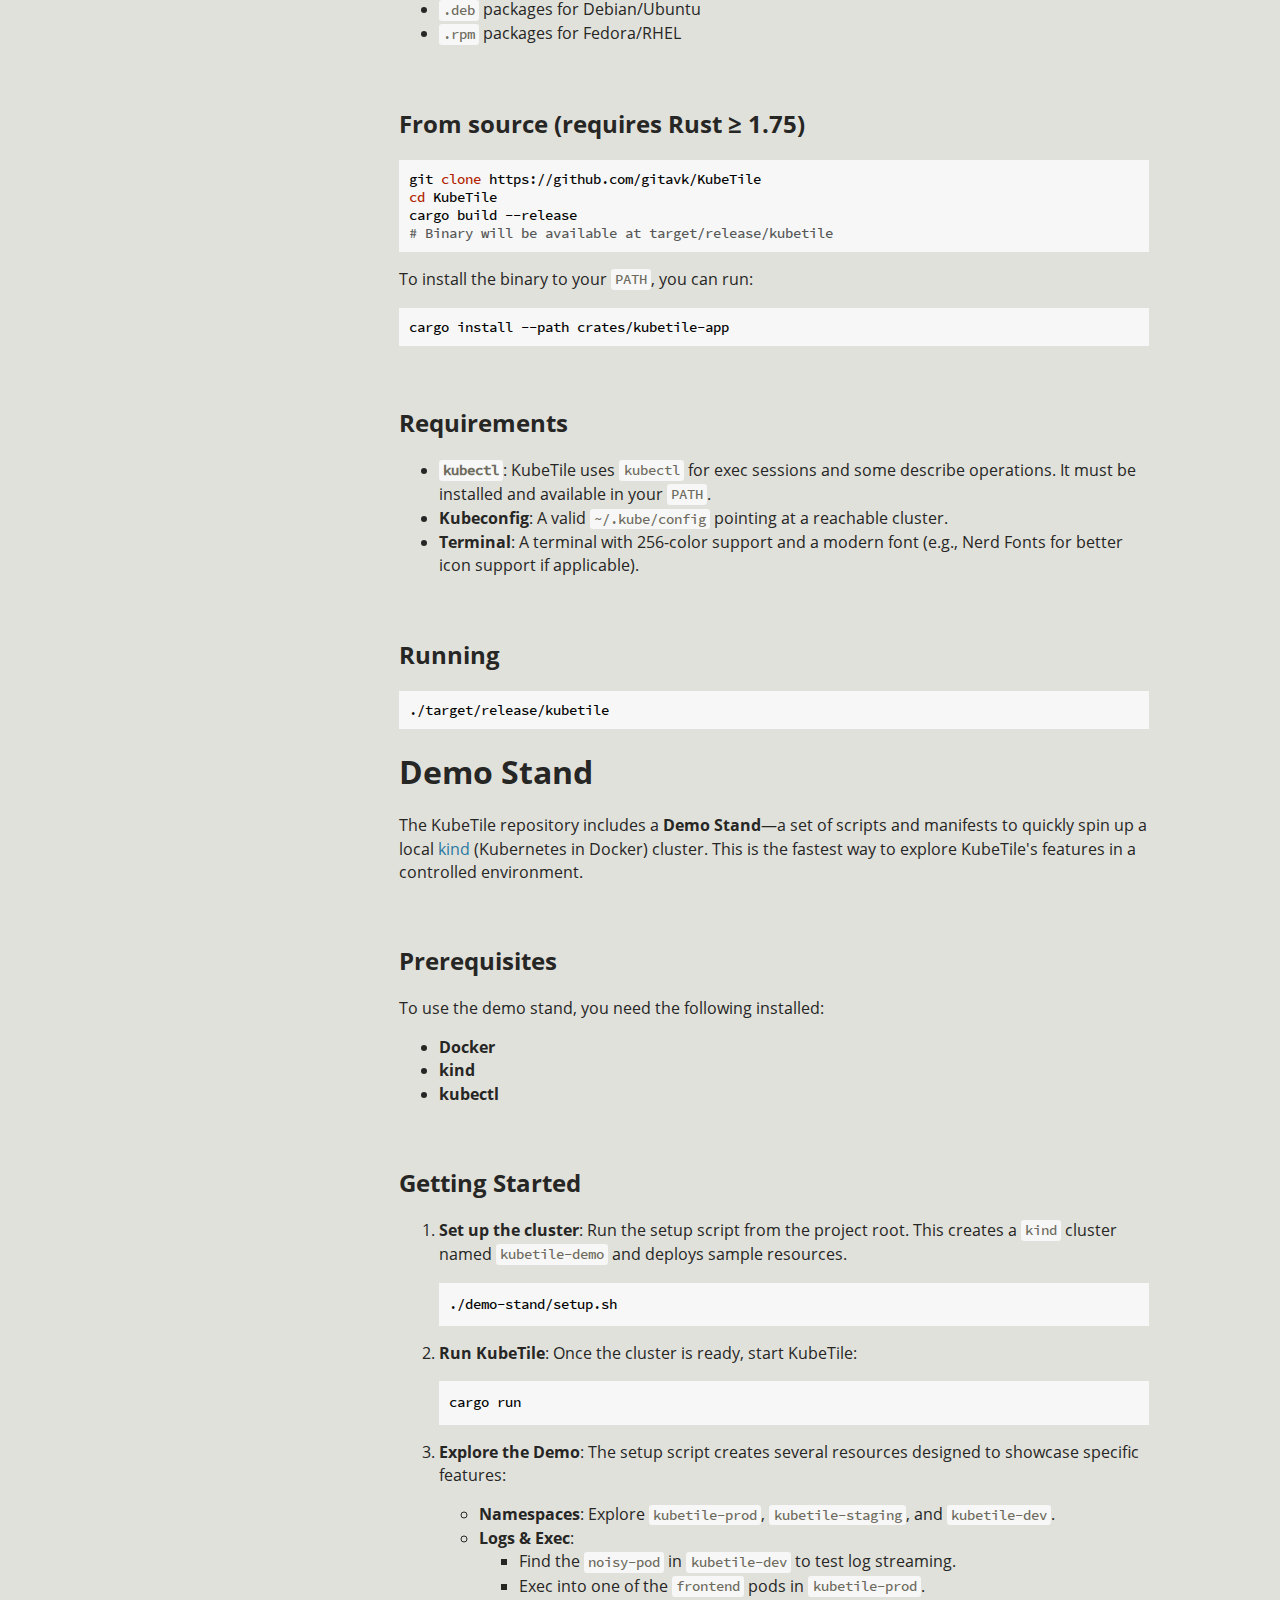
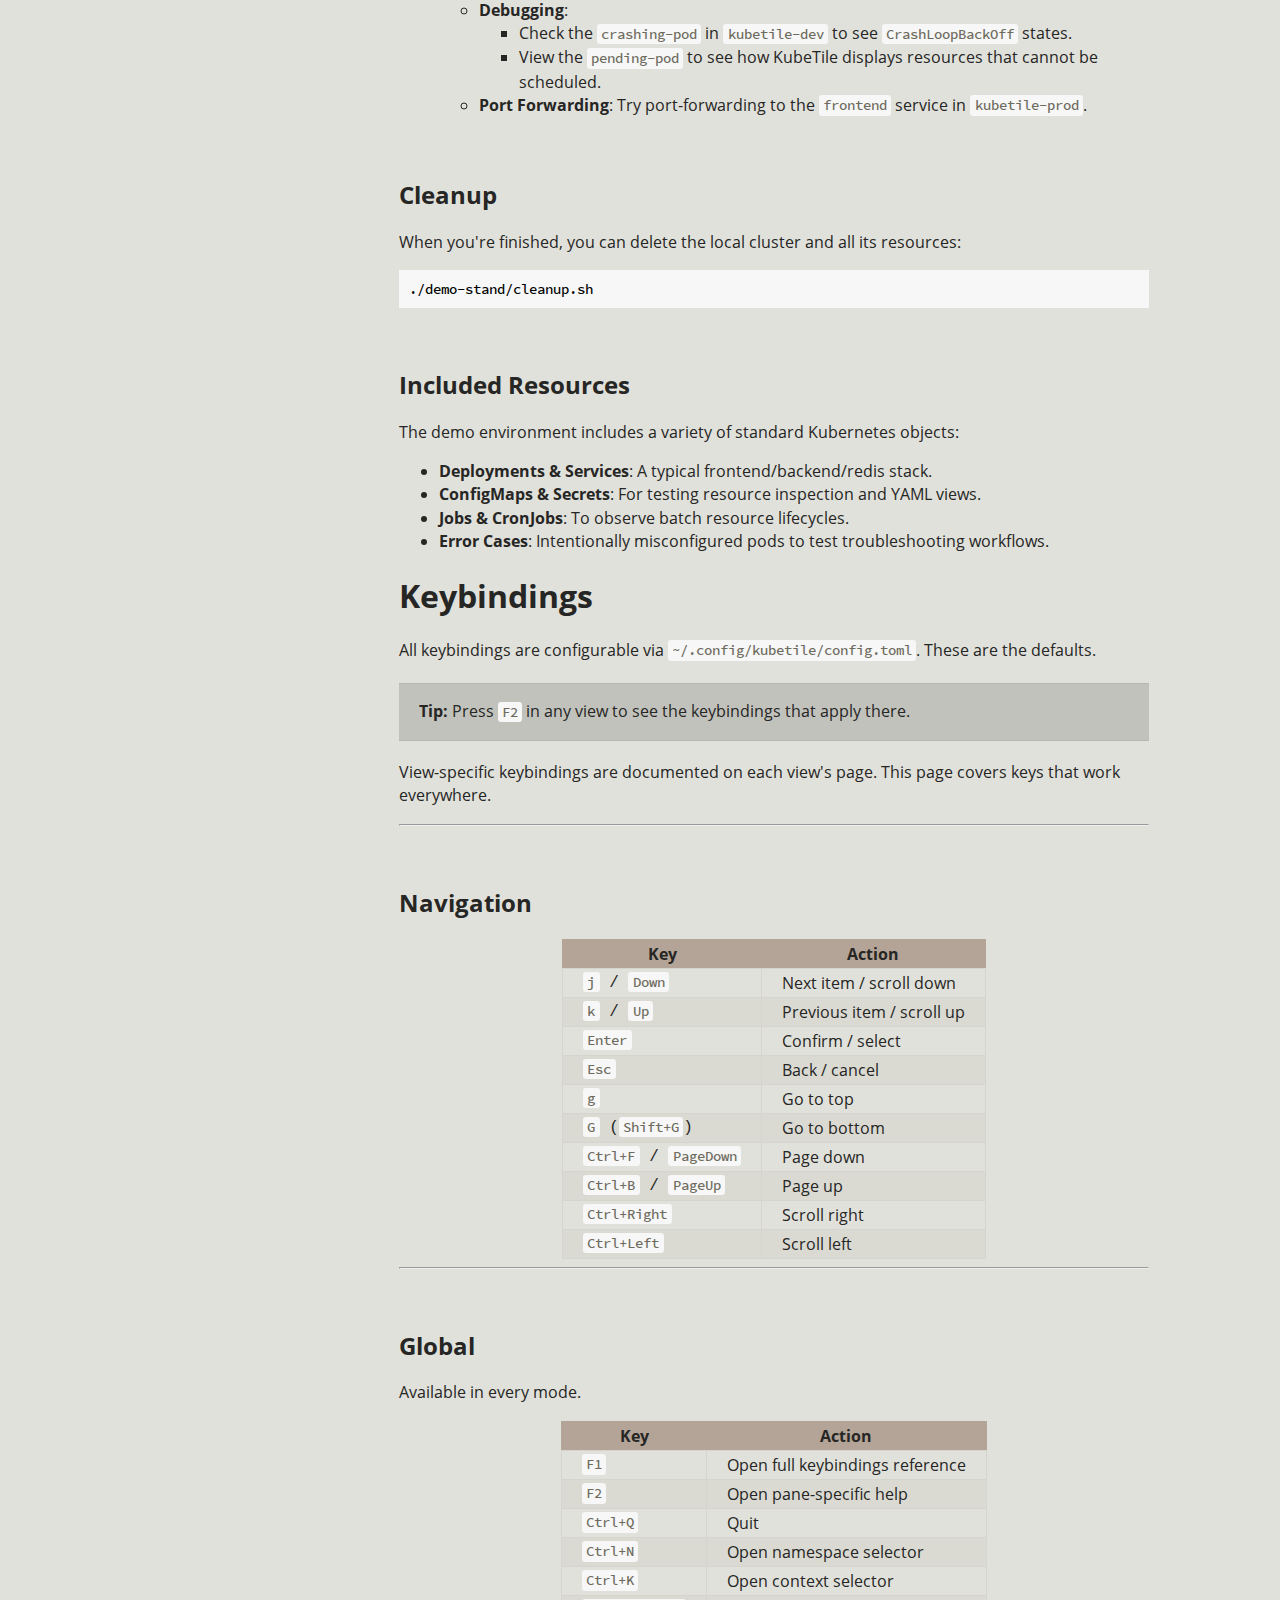
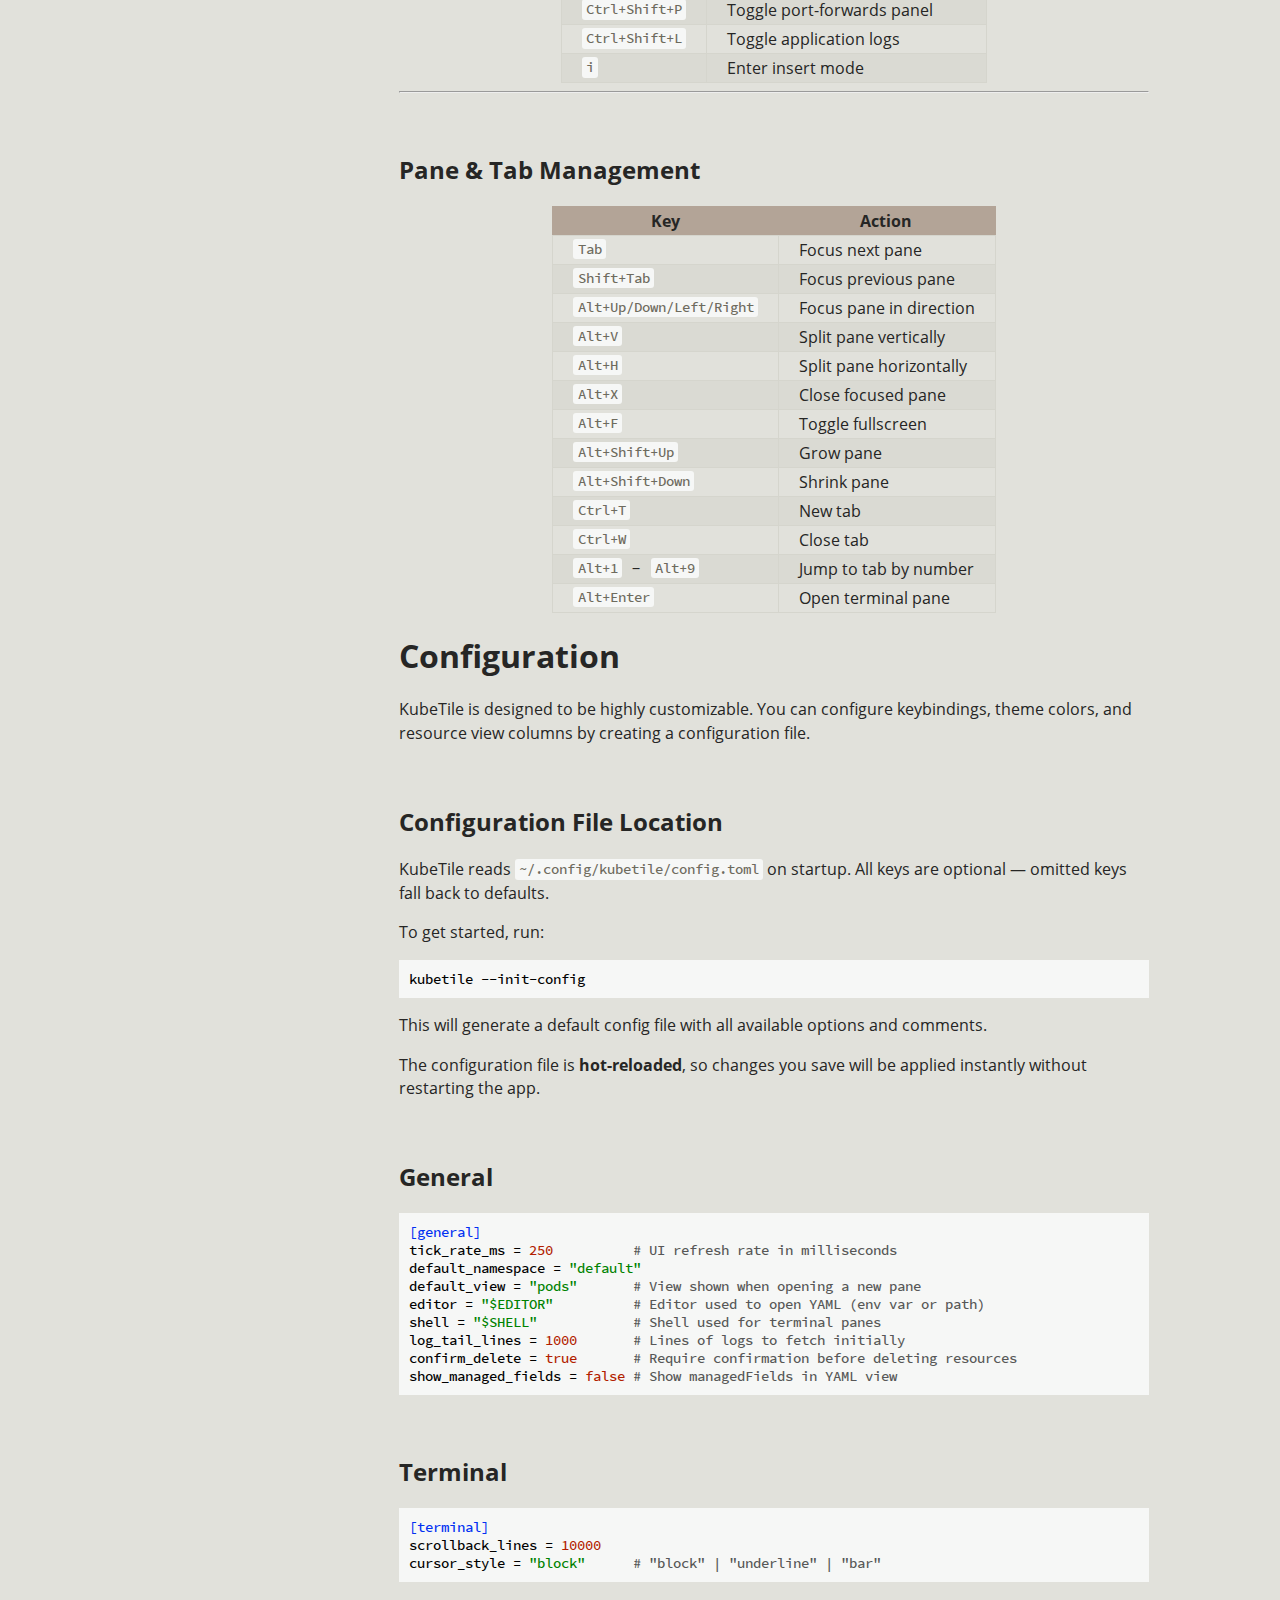
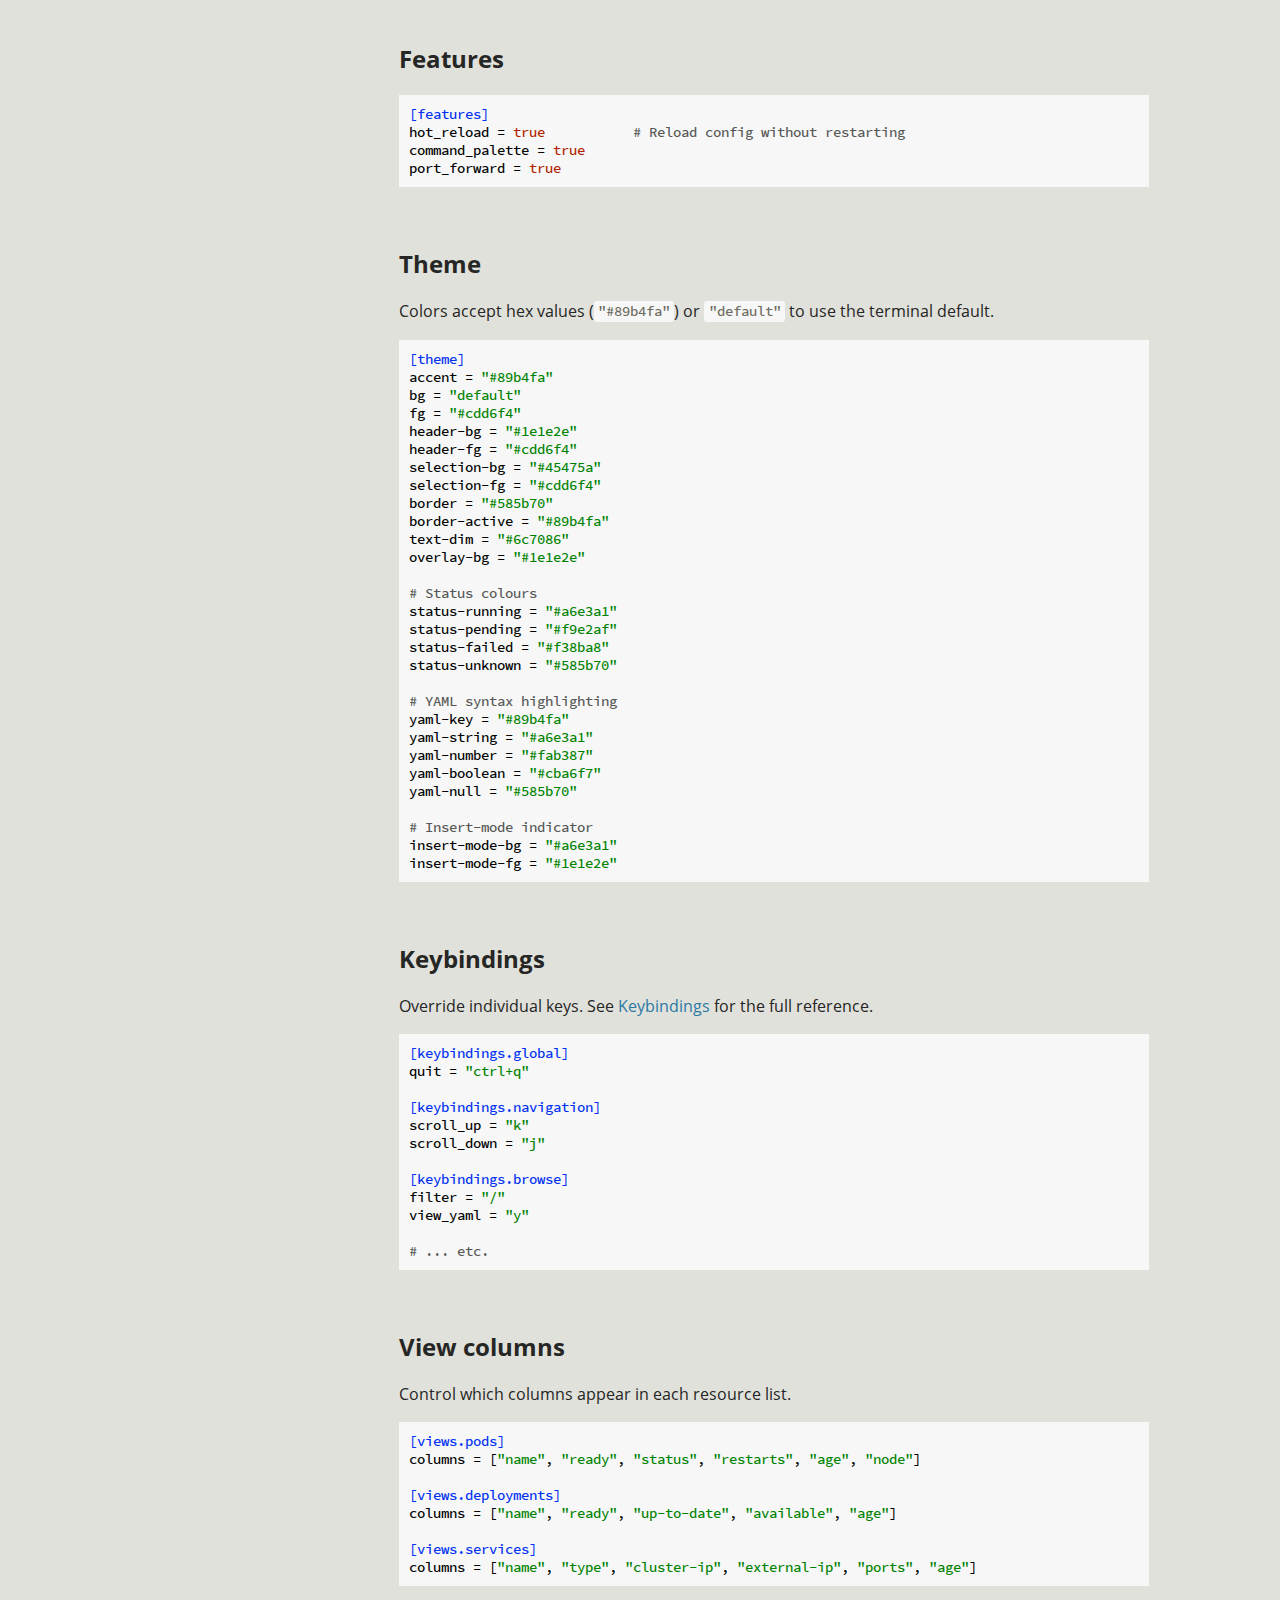
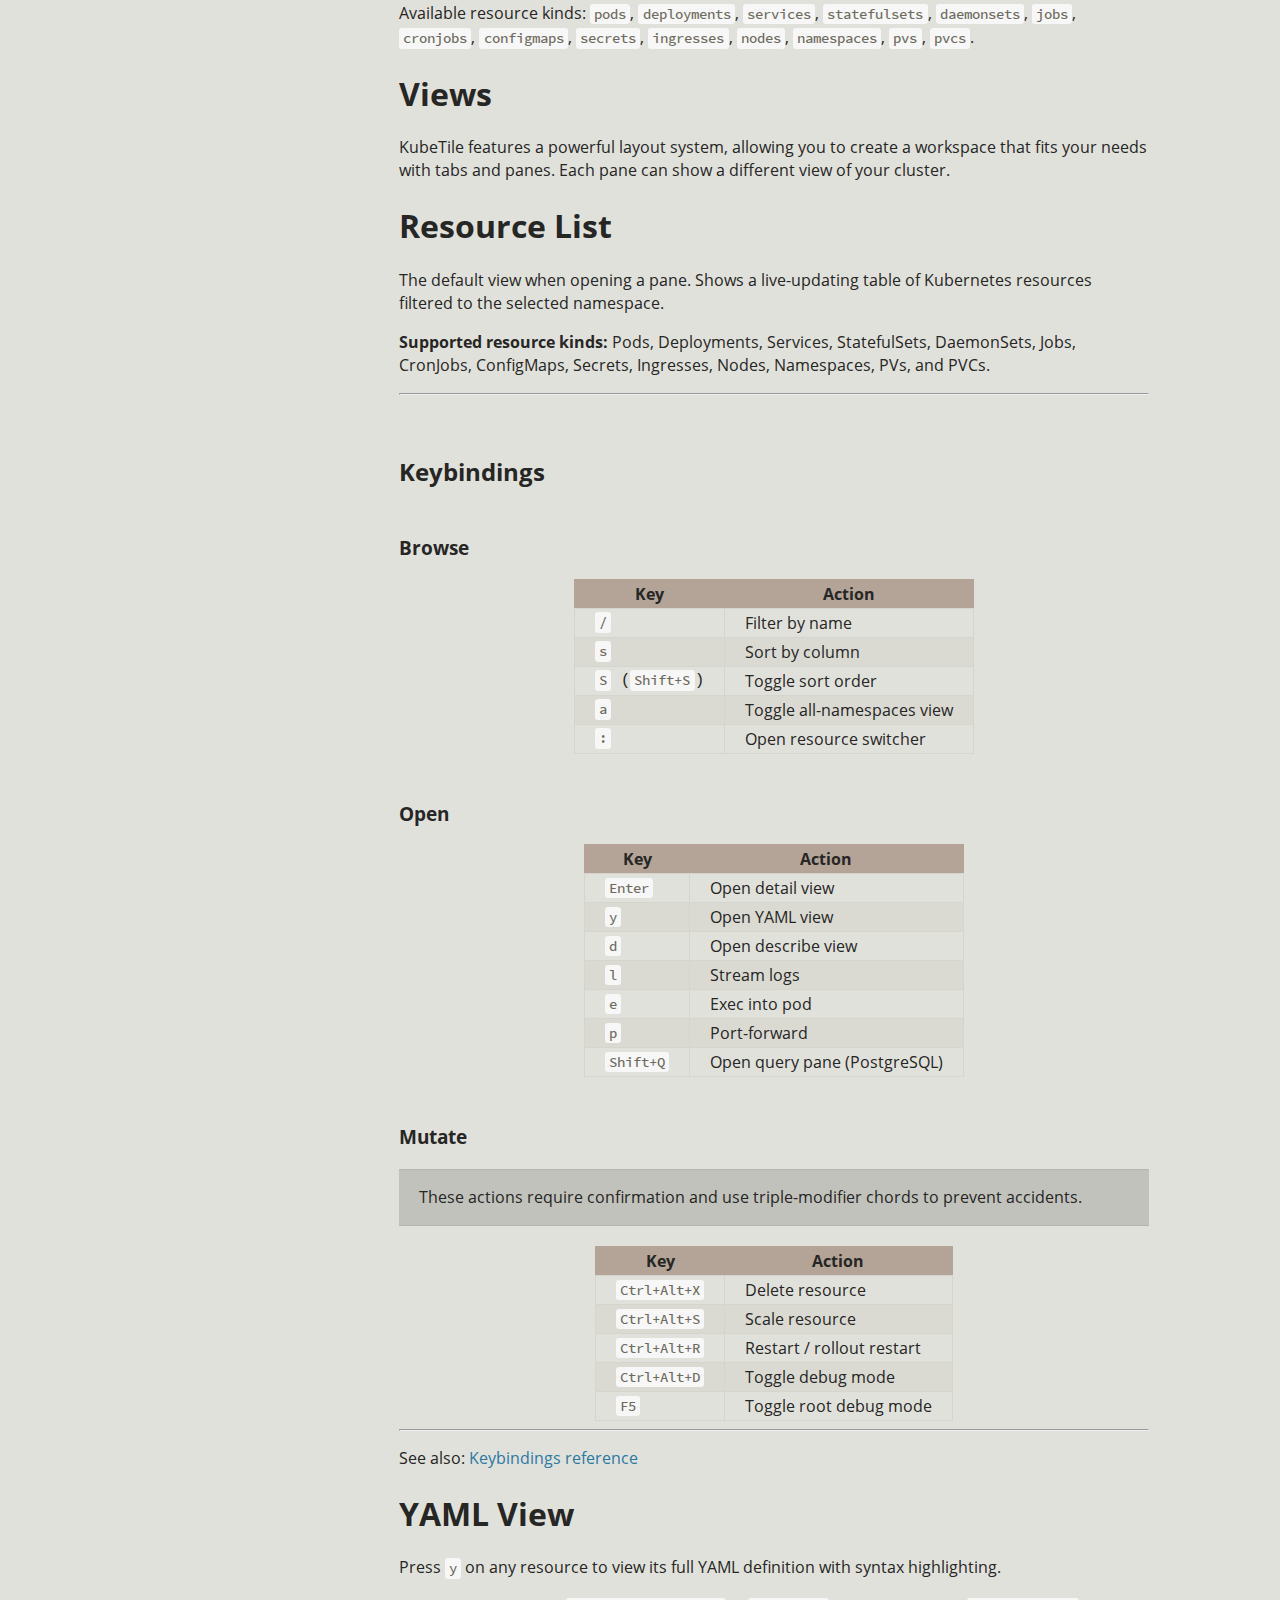
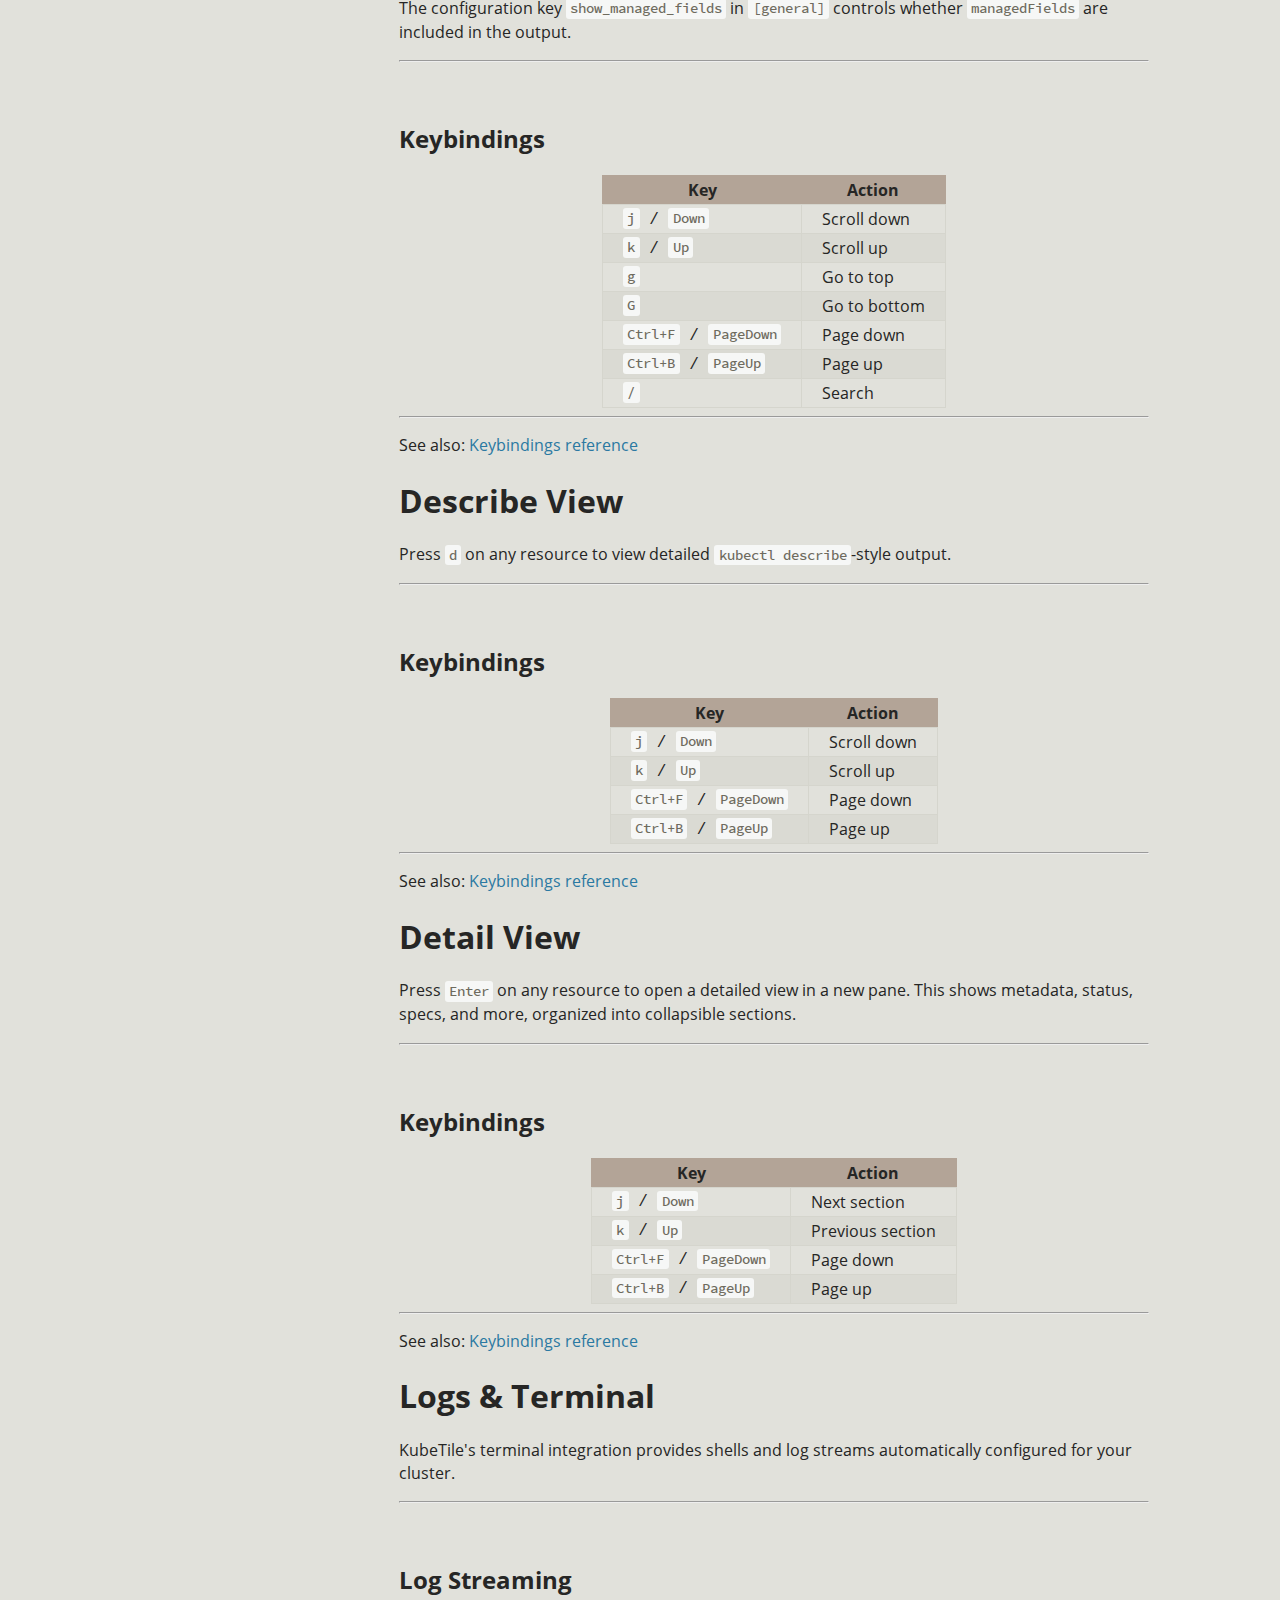
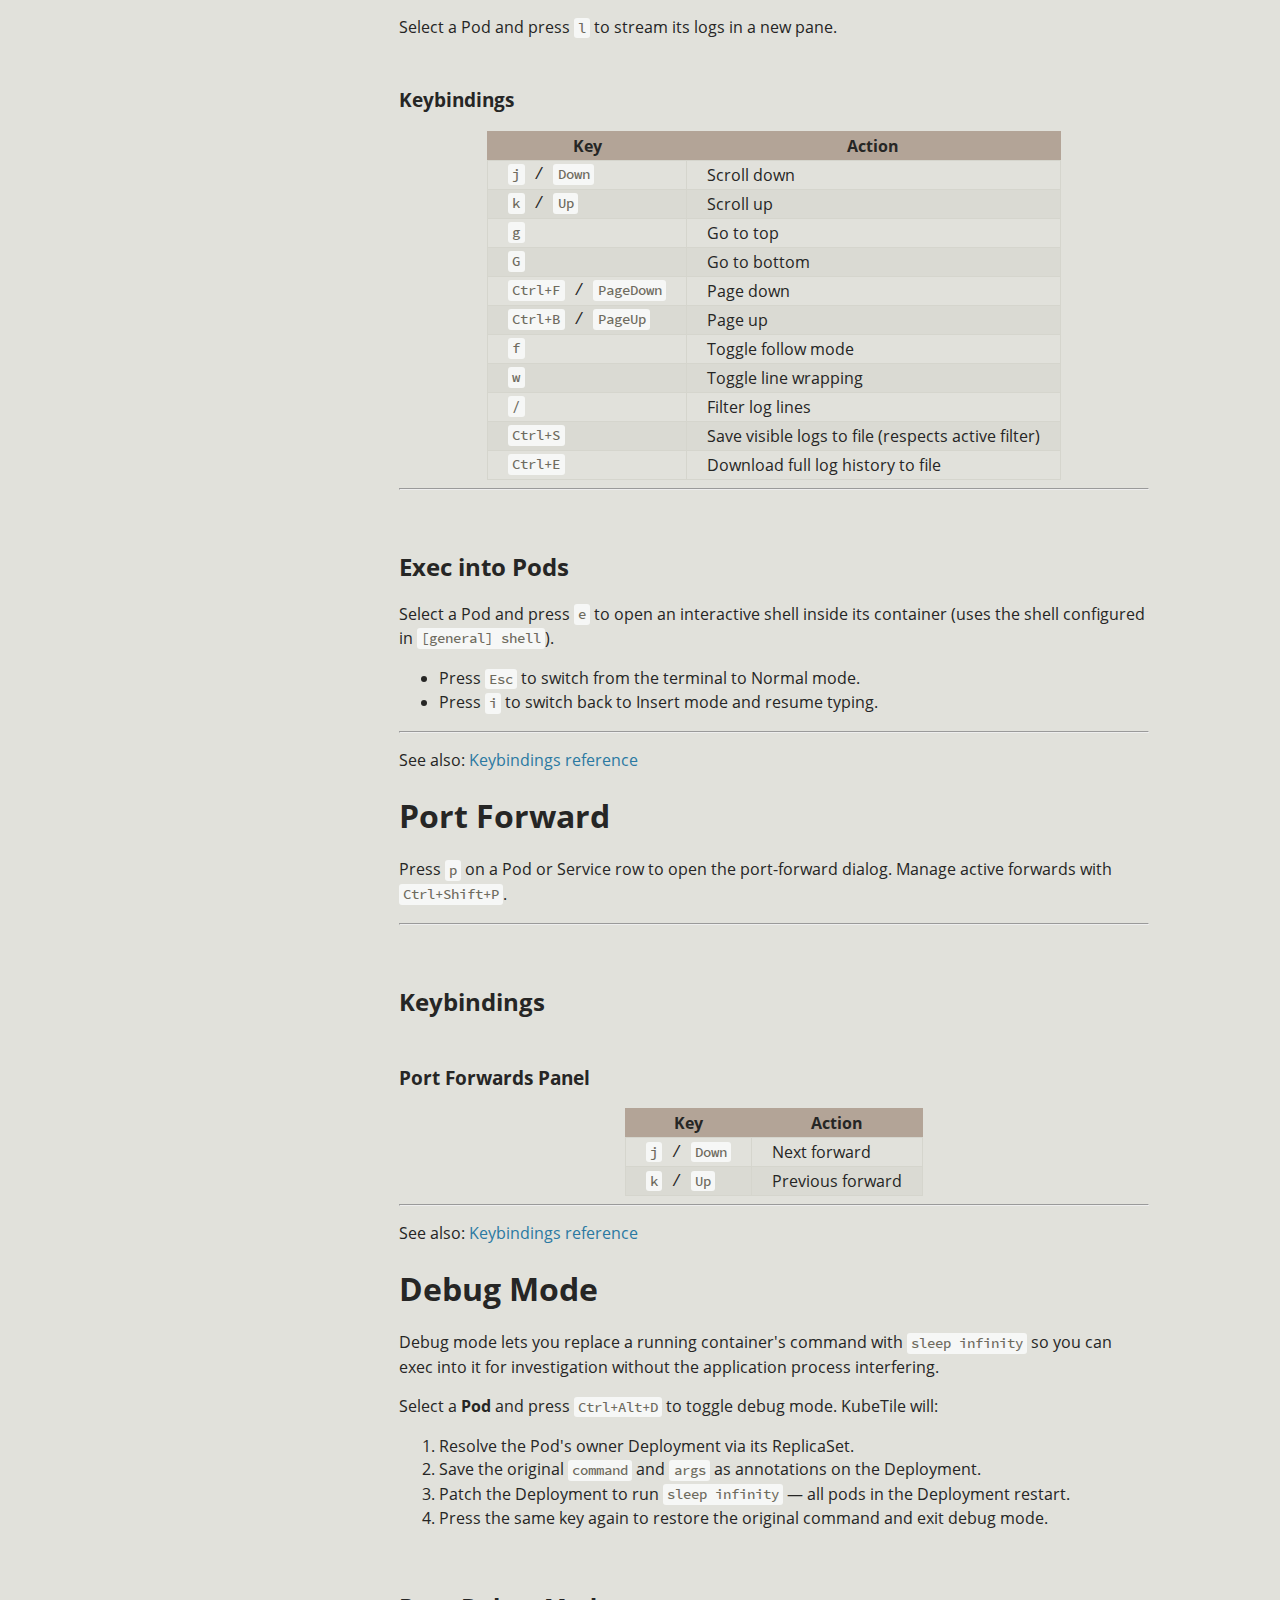
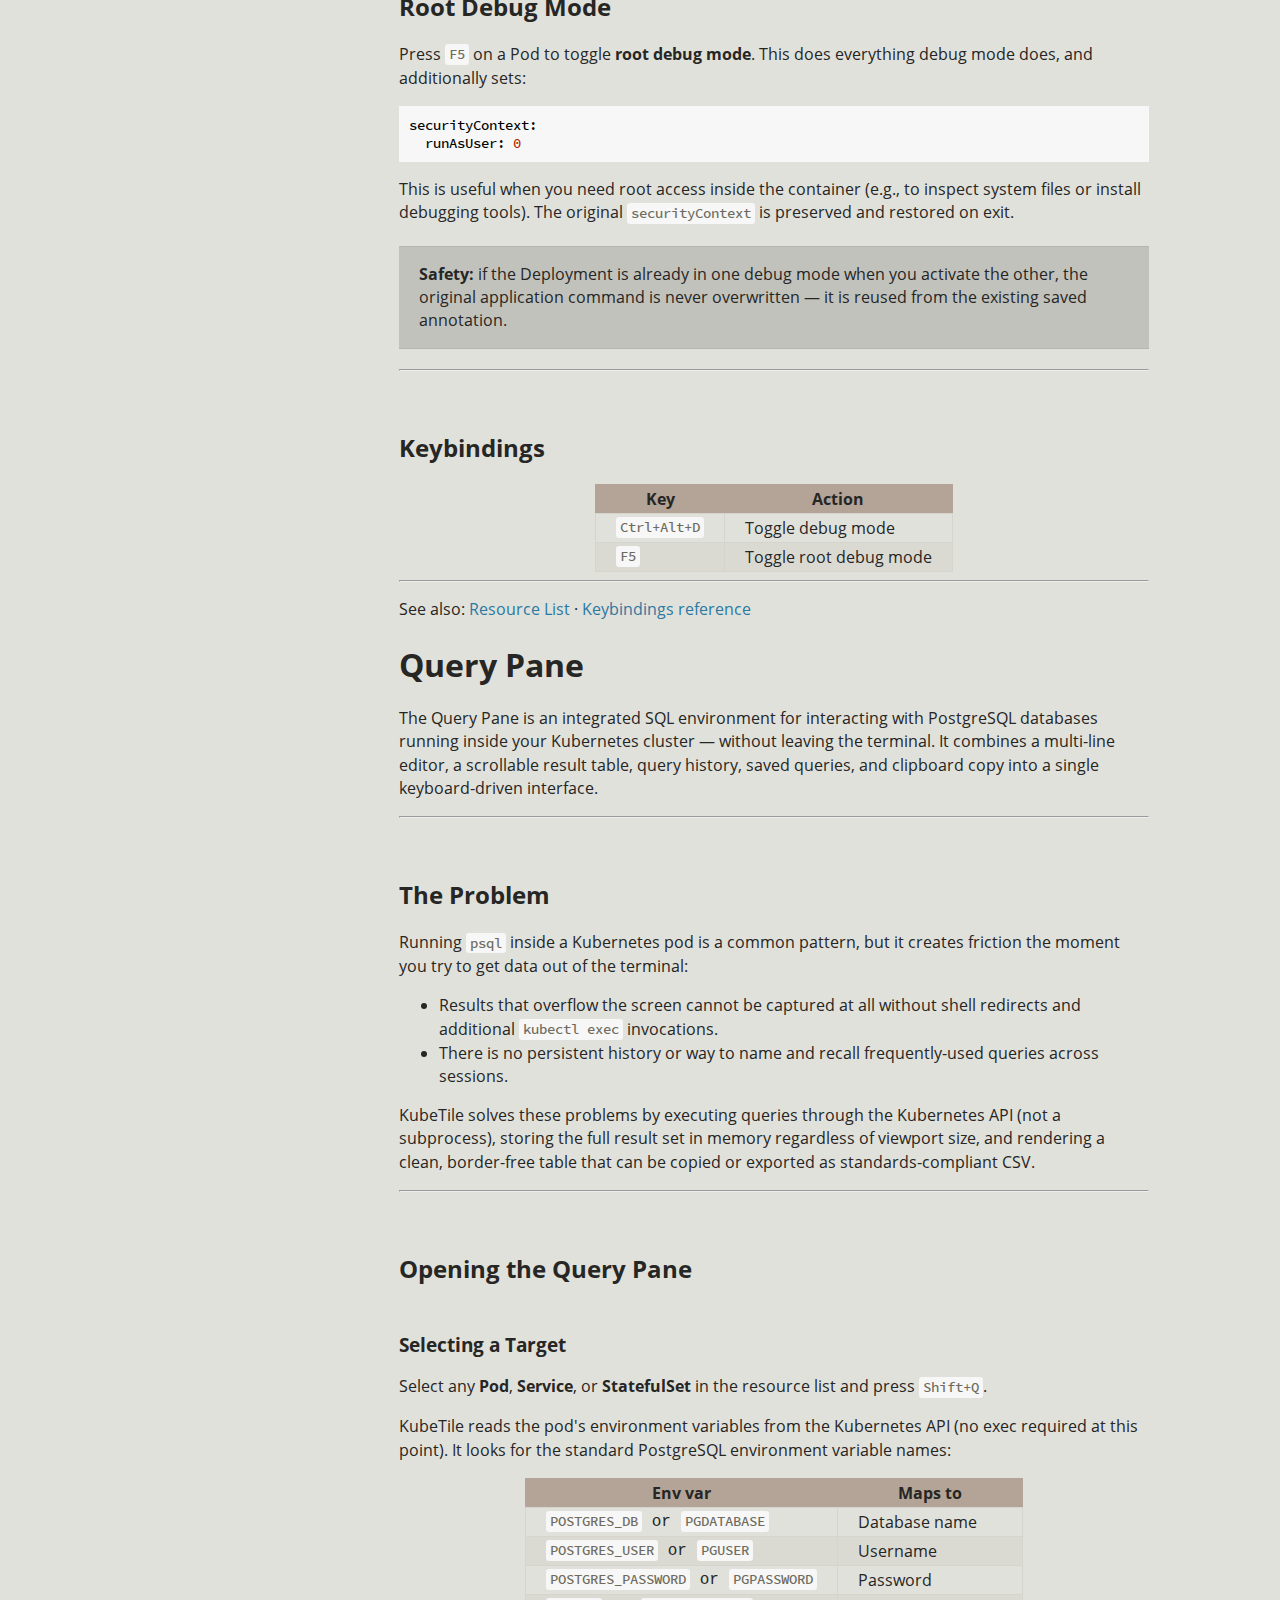
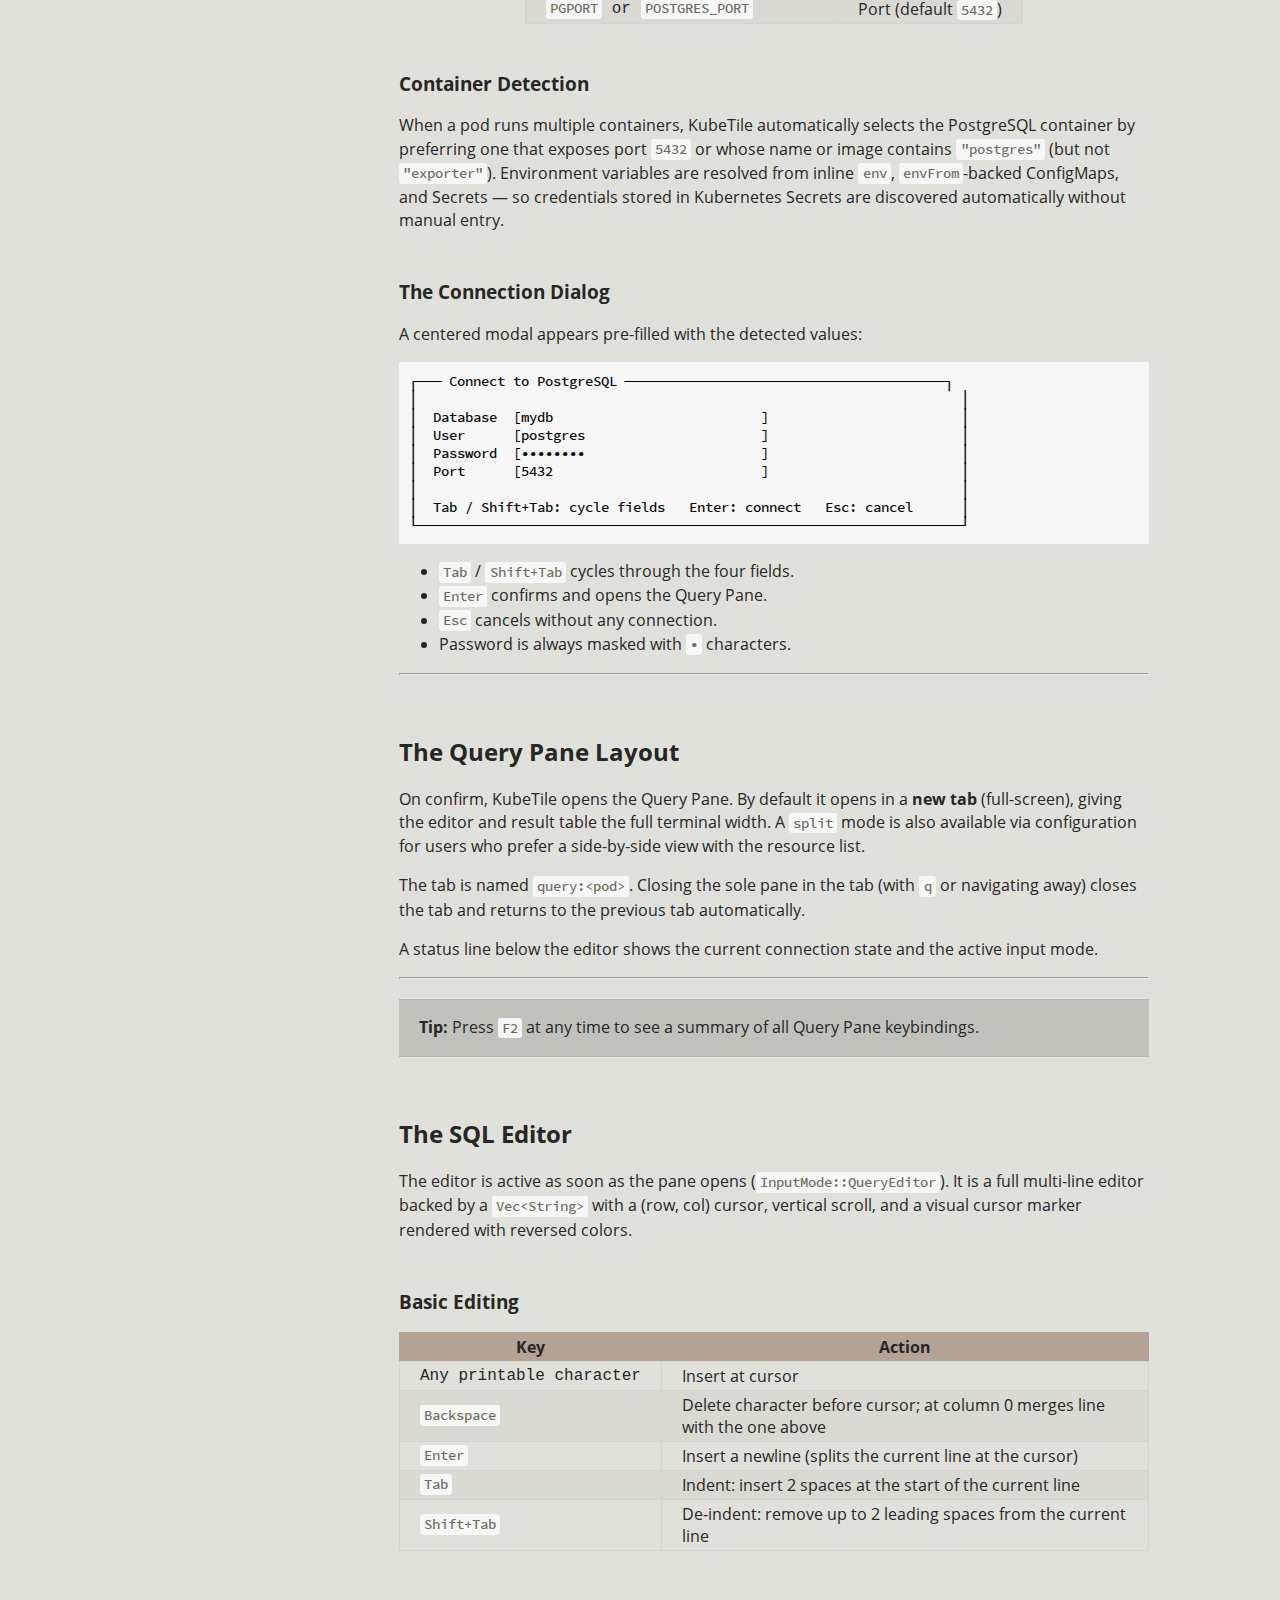
<file: print.html>
<!DOCTYPE HTML>
<html lang="en" class="rust" dir="ltr">
    <head>
        <!-- Book generated using mdBook -->
        <meta charset="UTF-8">
        <title>KubeTile</title>
        <meta name="robots" content="noindex">


        <!-- Custom HTML head -->
        
        <meta name="description" content="">
        <meta name="viewport" content="width=device-width, initial-scale=1">
        <meta name="theme-color" content="#ffffff">

        <link rel="icon" href="favicon.svg">
        <link rel="shortcut icon" href="favicon.png">
        <link rel="stylesheet" href="css/variables.css">
        <link rel="stylesheet" href="css/general.css">
        <link rel="stylesheet" href="css/chrome.css">
        <link rel="stylesheet" href="css/print.css" media="print">

        <!-- Fonts -->
        <link rel="stylesheet" href="FontAwesome/css/font-awesome.css">
        <link rel="stylesheet" href="fonts/fonts.css">

        <!-- Highlight.js Stylesheets -->
        <link rel="stylesheet" href="highlight.css">
        <link rel="stylesheet" href="tomorrow-night.css">
        <link rel="stylesheet" href="ayu-highlight.css">

        <!-- Custom theme stylesheets -->
        <link rel="stylesheet" href="theme/custom.css">

    </head>
    <body class="sidebar-visible no-js">
    <div id="body-container">
        <!-- Provide site root to javascript -->
        <script>
            var path_to_root = "";
            var default_theme = window.matchMedia("(prefers-color-scheme: dark)").matches ? "navy" : "rust";
        </script>

        <!-- Work around some values being stored in localStorage wrapped in quotes -->
        <script>
            try {
                var theme = localStorage.getItem('mdbook-theme');
                var sidebar = localStorage.getItem('mdbook-sidebar');

                if (theme.startsWith('"') && theme.endsWith('"')) {
                    localStorage.setItem('mdbook-theme', theme.slice(1, theme.length - 1));
                }

                if (sidebar.startsWith('"') && sidebar.endsWith('"')) {
                    localStorage.setItem('mdbook-sidebar', sidebar.slice(1, sidebar.length - 1));
                }
            } catch (e) { }
        </script>

        <!-- Set the theme before any content is loaded, prevents flash -->
        <script>
            var theme;
            try { theme = localStorage.getItem('mdbook-theme'); } catch(e) { }
            if (theme === null || theme === undefined) { theme = default_theme; }
            var html = document.querySelector('html');
            html.classList.remove('rust')
            html.classList.add(theme);
            var body = document.querySelector('body');
            body.classList.remove('no-js')
            body.classList.add('js');
        </script>

        <input type="checkbox" id="sidebar-toggle-anchor" class="hidden">

        <!-- Hide / unhide sidebar before it is displayed -->
        <script>
            var body = document.querySelector('body');
            var sidebar = null;
            var sidebar_toggle = document.getElementById("sidebar-toggle-anchor");
            if (document.body.clientWidth >= 1080) {
                try { sidebar = localStorage.getItem('mdbook-sidebar'); } catch(e) { }
                sidebar = sidebar || 'visible';
            } else {
                sidebar = 'hidden';
            }
            sidebar_toggle.checked = sidebar === 'visible';
            body.classList.remove('sidebar-visible');
            body.classList.add("sidebar-" + sidebar);
        </script>

        <nav id="sidebar" class="sidebar" aria-label="Table of contents">
            <div class="sidebar-scrollbox">
                <ol class="chapter"><li class="chapter-item expanded "><a href="introduction.html"><strong aria-hidden="true">1.</strong> Introduction</a></li><li class="chapter-item expanded "><a href="installation.html"><strong aria-hidden="true">2.</strong> Installation</a></li><li class="chapter-item expanded "><a href="demo-stand.html"><strong aria-hidden="true">3.</strong> Demo Stand</a></li><li class="chapter-item expanded "><a href="keybindings.html"><strong aria-hidden="true">4.</strong> Keybindings</a></li><li class="chapter-item expanded "><a href="configuration.html"><strong aria-hidden="true">5.</strong> Configuration</a></li><li class="chapter-item expanded "><a href="views.html"><strong aria-hidden="true">6.</strong> Views</a></li><li><ol class="section"><li class="chapter-item expanded "><a href="views/resource-list.html"><strong aria-hidden="true">6.1.</strong> Resource List</a></li><li class="chapter-item expanded "><a href="views/yaml.html"><strong aria-hidden="true">6.2.</strong> YAML</a></li><li class="chapter-item expanded "><a href="views/describe.html"><strong aria-hidden="true">6.3.</strong> Describe</a></li><li class="chapter-item expanded "><a href="views/detail.html"><strong aria-hidden="true">6.4.</strong> Detail</a></li><li class="chapter-item expanded "><a href="views/logs.html"><strong aria-hidden="true">6.5.</strong> Logs & Terminal</a></li><li class="chapter-item expanded "><a href="views/port-forward.html"><strong aria-hidden="true">6.6.</strong> Port Forward</a></li><li class="chapter-item expanded "><a href="views/debug.html"><strong aria-hidden="true">6.7.</strong> Debug Mode</a></li><li class="chapter-item expanded "><a href="views/query-pane.html"><strong aria-hidden="true">6.8.</strong> Query Pane</a></li></ol></li><li class="chapter-item expanded "><a href="404.html">404</a></li></ol>
            </div>
            <div id="sidebar-resize-handle" class="sidebar-resize-handle">
                <div class="sidebar-resize-indicator"></div>
            </div>
        </nav>

        <!-- Track and set sidebar scroll position -->
        <script>
            var sidebarScrollbox = document.querySelector('#sidebar .sidebar-scrollbox');
            sidebarScrollbox.addEventListener('click', function(e) {
                if (e.target.tagName === 'A') {
                    sessionStorage.setItem('sidebar-scroll', sidebarScrollbox.scrollTop);
                }
            }, { passive: true });
            var sidebarScrollTop = sessionStorage.getItem('sidebar-scroll');
            sessionStorage.removeItem('sidebar-scroll');
            if (sidebarScrollTop) {
                // preserve sidebar scroll position when navigating via links within sidebar
                sidebarScrollbox.scrollTop = sidebarScrollTop;
            } else {
                // scroll sidebar to current active section when navigating via "next/previous chapter" buttons
                var activeSection = document.querySelector('#sidebar .active');
                if (activeSection) {
                    activeSection.scrollIntoView({ block: 'center' });
                }
            }
        </script>

        <div id="page-wrapper" class="page-wrapper">

            <div class="page">
                                <div id="menu-bar-hover-placeholder"></div>
                <div id="menu-bar" class="menu-bar sticky">
                    <div class="left-buttons">
                        <label id="sidebar-toggle" class="icon-button" for="sidebar-toggle-anchor" title="Toggle Table of Contents" aria-label="Toggle Table of Contents" aria-controls="sidebar">
                            <i class="fa fa-bars"></i>
                        </label>
                        <button id="theme-toggle" class="icon-button" type="button" title="Change theme" aria-label="Change theme" aria-haspopup="true" aria-expanded="false" aria-controls="theme-list">
                            <i class="fa fa-paint-brush"></i>
                        </button>
                        <ul id="theme-list" class="theme-popup" aria-label="Themes" role="menu">
                            <li role="none"><button role="menuitem" class="theme" id="light">Light</button></li>
                            <li role="none"><button role="menuitem" class="theme" id="rust">Rust</button></li>
                            <li role="none"><button role="menuitem" class="theme" id="coal">Coal</button></li>
                            <li role="none"><button role="menuitem" class="theme" id="navy">Navy</button></li>
                            <li role="none"><button role="menuitem" class="theme" id="ayu">Ayu</button></li>
                        </ul>
                        <button id="search-toggle" class="icon-button" type="button" title="Search. (Shortkey: s)" aria-label="Toggle Searchbar" aria-expanded="false" aria-keyshortcuts="S" aria-controls="searchbar">
                            <i class="fa fa-search"></i>
                        </button>
                    </div>

                    <h1 class="menu-title">KubeTile</h1>

                    <div class="right-buttons">
                        <a href="print.html" title="Print this book" aria-label="Print this book">
                            <i id="print-button" class="fa fa-print"></i>
                        </a>
                        <a href="https://github.com/gitavk/KubeTile" title="Git repository" aria-label="Git repository">
                            <i id="git-repository-button" class="fa fa-github"></i>
                        </a>

                    </div>
                </div>

                <div id="search-wrapper" class="hidden">
                    <form id="searchbar-outer" class="searchbar-outer">
                        <input type="search" id="searchbar" name="searchbar" placeholder="Search this book ..." aria-controls="searchresults-outer" aria-describedby="searchresults-header">
                    </form>
                    <div id="searchresults-outer" class="searchresults-outer hidden">
                        <div id="searchresults-header" class="searchresults-header"></div>
                        <ul id="searchresults">
                        </ul>
                    </div>
                </div>

                <!-- Apply ARIA attributes after the sidebar and the sidebar toggle button are added to the DOM -->
                <script>
                    document.getElementById('sidebar-toggle').setAttribute('aria-expanded', sidebar === 'visible');
                    document.getElementById('sidebar').setAttribute('aria-hidden', sidebar !== 'visible');
                    Array.from(document.querySelectorAll('#sidebar a')).forEach(function(link) {
                        link.setAttribute('tabIndex', sidebar === 'visible' ? 0 : -1);
                    });
                </script>

                <div id="content" class="content">
                    <main>
                        <h1 id="kubetile"><a class="header" href="#kubetile">KubeTile</a></h1>
<p>KubeTile is a terminal-based Kubernetes workspace focused on fast,
keyboard-driven navigation and a flexible pane-and-tab layout.
It aims to make everyday cluster inspection feel like working in a tiled,
multi-view console without leaving the terminal.</p>
<h2 id="what-it-does-today"><a class="header" href="#what-it-does-today">What it does today</a></h2>
<ul>
<li><strong>Live Resource Lists:</strong> Connects to your current Kubernetes context and shows live resource lists across multiple Kubernetes kinds (including Pods, Deployments, Services, StatefulSets, DaemonSets, Jobs, CronJobs, ConfigMaps, Secrets, Ingresses, Nodes, Namespaces, PVs, and PVCs).</li>
<li><strong>Flexible Layout:</strong> Lets you split the screen into multiple panes, move focus between them, and work with tabs including fullscreen and close operations.</li>
<li><strong>Efficient Workflows:</strong> Provides resource-list workflows like filter input, column sorting, and all-namespaces toggling.</li>
<li><strong>Deep Inspection:</strong> Opens detail-oriented views from selections, including YAML and describe output in dedicated panes.</li>
<li><strong>Integrated Terminal &amp; Logs:</strong> Streams pod logs and opens interactive exec sessions in dedicated panes.</li>
<li><strong>Port Forwarding:</strong> Supports port forwarding to pods so local tools can reach in-cluster services.</li>
<li><strong>Overlays:</strong> Namespace and context switching overlays let you change the active namespace or kubeconfig context without leaving the keyboard.</li>
<li><strong>Resource Actions:</strong> Supports resource actions such as delete with confirmation, deployment rollout restart, and debug mode toggling.
<ul>
<li><strong>Debug mode</strong> (<code>Ctrl+Alt+d</code> on a Pod): patches the owner Deployment to replace the container command with <code>sleep infinity</code>, letting you exec in for investigation. Re-press to restore the original command.</li>
<li><strong>Root debug mode</strong> (<code>F5</code> on a Pod): same as debug mode but additionally sets <code>securityContext.runAsUser: 0</code> for root access. Both modes preserve the original command and securityContext as annotations and restore them on exit.</li>
</ul>
</li>
<li><strong>Context Awareness:</strong> Shows a status bar with mode hints plus current cluster and namespace. Toast notifications, confirmation dialogs, and a context-sensitive help overlay (<code>F1</code>) are available throughout.</li>
<li><strong>Resource Switcher:</strong> Press <code>:</code> to open the command palette and jump to any resource kind instantly.</li>
<li><strong>Resilient:</strong> Works even without a cluster connection by showing a clear error state in the resource view.</li>
</ul>
<h2 id="what-it-does-not-do-yet"><a class="header" href="#what-it-does-not-do-yet">What it does not do yet</a></h2>
<ul>
<li><strong>General Purpose Shell:</strong> Opens embedded terminal panes for general shell work.</li>
<li><strong>Interactive Scale:</strong> No interactive scale workflow yet (scale action scaffolding exists but is not wired through the UI).</li>
<li><strong>Plugin System:</strong> No plugin system yet (WASM-based plugin system is planned).</li>
</ul>
<p>KubeTile is under active development as an incremental learning project, so the feature set is intentionally focused on the foundation of the UI and core Kubernetes browsing flow.</p>
<div style="break-before: page; page-break-before: always;"></div><h1 id="installation"><a class="header" href="#installation">Installation</a></h1>
<p>KubeTile can be installed by downloading a pre-built binary or by building from source.</p>
<h2 id="binary-releases"><a class="header" href="#binary-releases">Binary Releases</a></h2>
<p>Pre-built binaries for Linux and macOS are available on the <a href="https://github.com/gitavk/KubeTile/releases">GitHub Releases</a> page. We provide:</p>
<ul>
<li><code>.tar.gz</code> archives for Apple aarch64 as well for linux x86_64 and aarch64</li>
<li><code>.deb</code> packages for Debian/Ubuntu</li>
<li><code>.rpm</code> packages for Fedora/RHEL</li>
</ul>
<h2 id="from-source-requires-rust--175"><a class="header" href="#from-source-requires-rust--175">From source (requires Rust ≥ 1.75)</a></h2>
<pre><code class="language-bash">git clone https://github.com/gitavk/KubeTile
cd KubeTile
cargo build --release
# Binary will be available at target/release/kubetile
</code></pre>
<p>To install the binary to your <code>PATH</code>, you can run:</p>
<pre><code class="language-bash">cargo install --path crates/kubetile-app
</code></pre>
<h2 id="requirements"><a class="header" href="#requirements">Requirements</a></h2>
<ul>
<li><strong><code>kubectl</code></strong>: KubeTile uses <code>kubectl</code> for exec sessions and some describe operations. It must be installed and available in your <code>PATH</code>.</li>
<li><strong>Kubeconfig</strong>: A valid <code>~/.kube/config</code> pointing at a reachable cluster.</li>
<li><strong>Terminal</strong>: A terminal with 256-color support and a modern font (e.g., Nerd Fonts for better icon support if applicable).</li>
</ul>
<h2 id="running"><a class="header" href="#running">Running</a></h2>
<pre><code class="language-bash">./target/release/kubetile
</code></pre>
<div style="break-before: page; page-break-before: always;"></div><h1 id="demo-stand"><a class="header" href="#demo-stand">Demo Stand</a></h1>
<p>The KubeTile repository includes a <strong>Demo Stand</strong>—a set of scripts and manifests to quickly spin up a local <a href="https://kind.sigs.k8s.io/">kind</a> (Kubernetes in Docker) cluster. This is the fastest way to explore KubeTile's features in a controlled environment.</p>
<h2 id="prerequisites"><a class="header" href="#prerequisites">Prerequisites</a></h2>
<p>To use the demo stand, you need the following installed:</p>
<ul>
<li><strong>Docker</strong></li>
<li><strong>kind</strong></li>
<li><strong>kubectl</strong></li>
</ul>
<h2 id="getting-started"><a class="header" href="#getting-started">Getting Started</a></h2>
<ol>
<li>
<p><strong>Set up the cluster</strong>:
Run the setup script from the project root. This creates a <code>kind</code> cluster named <code>kubetile-demo</code> and deploys sample resources.</p>
<pre><code class="language-bash">./demo-stand/setup.sh
</code></pre>
</li>
<li>
<p><strong>Run KubeTile</strong>:
Once the cluster is ready, start KubeTile:</p>
<pre><code class="language-bash">cargo run
</code></pre>
</li>
<li>
<p><strong>Explore the Demo</strong>:
The setup script creates several resources designed to showcase specific features:</p>
<ul>
<li><strong>Namespaces</strong>: Explore <code>kubetile-prod</code>, <code>kubetile-staging</code>, and <code>kubetile-dev</code>.</li>
<li><strong>Logs &amp; Exec</strong>:
<ul>
<li>Find the <code>noisy-pod</code> in <code>kubetile-dev</code> to test log streaming.</li>
<li>Exec into one of the <code>frontend</code> pods in <code>kubetile-prod</code>.</li>
</ul>
</li>
<li><strong>Debugging</strong>:
<ul>
<li>Check the <code>crashing-pod</code> in <code>kubetile-dev</code> to see <code>CrashLoopBackOff</code> states.</li>
<li>View the <code>pending-pod</code> to see how KubeTile displays resources that cannot be scheduled.</li>
</ul>
</li>
<li><strong>Port Forwarding</strong>: Try port-forwarding to the <code>frontend</code> service in <code>kubetile-prod</code>.</li>
</ul>
</li>
</ol>
<h2 id="cleanup"><a class="header" href="#cleanup">Cleanup</a></h2>
<p>When you're finished, you can delete the local cluster and all its resources:</p>
<pre><code class="language-bash">./demo-stand/cleanup.sh
</code></pre>
<h2 id="included-resources"><a class="header" href="#included-resources">Included Resources</a></h2>
<p>The demo environment includes a variety of standard Kubernetes objects:</p>
<ul>
<li><strong>Deployments &amp; Services</strong>: A typical frontend/backend/redis stack.</li>
<li><strong>ConfigMaps &amp; Secrets</strong>: For testing resource inspection and YAML views.</li>
<li><strong>Jobs &amp; CronJobs</strong>: To observe batch resource lifecycles.</li>
<li><strong>Error Cases</strong>: Intentionally misconfigured pods to test troubleshooting workflows.</li>
</ul>
<div style="break-before: page; page-break-before: always;"></div><h1 id="keybindings"><a class="header" href="#keybindings">Keybindings</a></h1>
<p>All keybindings are configurable via <code>~/.config/kubetile/config.toml</code>. These are the defaults.</p>
<blockquote>
<p><strong>Tip:</strong> Press <code>F2</code> in any view to see the keybindings that apply there.</p>
</blockquote>
<p>View-specific keybindings are documented on each view's page. This page covers keys that work everywhere.</p>
<hr />
<h2 id="navigation"><a class="header" href="#navigation">Navigation</a></h2>
<div class="table-wrapper"><table><thead><tr><th>Key</th><th>Action</th></tr></thead><tbody>
<tr><td><code>j</code> / <code>Down</code></td><td>Next item / scroll down</td></tr>
<tr><td><code>k</code> / <code>Up</code></td><td>Previous item / scroll up</td></tr>
<tr><td><code>Enter</code></td><td>Confirm / select</td></tr>
<tr><td><code>Esc</code></td><td>Back / cancel</td></tr>
<tr><td><code>g</code></td><td>Go to top</td></tr>
<tr><td><code>G</code> (<code>Shift+G</code>)</td><td>Go to bottom</td></tr>
<tr><td><code>Ctrl+F</code> / <code>PageDown</code></td><td>Page down</td></tr>
<tr><td><code>Ctrl+B</code> / <code>PageUp</code></td><td>Page up</td></tr>
<tr><td><code>Ctrl+Right</code></td><td>Scroll right</td></tr>
<tr><td><code>Ctrl+Left</code></td><td>Scroll left</td></tr>
</tbody></table>
</div>
<hr />
<h2 id="global"><a class="header" href="#global">Global</a></h2>
<p>Available in every mode.</p>
<div class="table-wrapper"><table><thead><tr><th>Key</th><th>Action</th></tr></thead><tbody>
<tr><td><code>F1</code></td><td>Open full keybindings reference</td></tr>
<tr><td><code>F2</code></td><td>Open pane-specific help</td></tr>
<tr><td><code>Ctrl+Q</code></td><td>Quit</td></tr>
<tr><td><code>Ctrl+N</code></td><td>Open namespace selector</td></tr>
<tr><td><code>Ctrl+K</code></td><td>Open context selector</td></tr>
<tr><td><code>Ctrl+Shift+P</code></td><td>Toggle port-forwards panel</td></tr>
<tr><td><code>Ctrl+Shift+L</code></td><td>Toggle application logs</td></tr>
<tr><td><code>i</code></td><td>Enter insert mode</td></tr>
</tbody></table>
</div>
<hr />
<h2 id="pane--tab-management"><a class="header" href="#pane--tab-management">Pane &amp; Tab Management</a></h2>
<div class="table-wrapper"><table><thead><tr><th>Key</th><th>Action</th></tr></thead><tbody>
<tr><td><code>Tab</code></td><td>Focus next pane</td></tr>
<tr><td><code>Shift+Tab</code></td><td>Focus previous pane</td></tr>
<tr><td><code>Alt+Up/Down/Left/Right</code></td><td>Focus pane in direction</td></tr>
<tr><td><code>Alt+V</code></td><td>Split pane vertically</td></tr>
<tr><td><code>Alt+H</code></td><td>Split pane horizontally</td></tr>
<tr><td><code>Alt+X</code></td><td>Close focused pane</td></tr>
<tr><td><code>Alt+F</code></td><td>Toggle fullscreen</td></tr>
<tr><td><code>Alt+Shift+Up</code></td><td>Grow pane</td></tr>
<tr><td><code>Alt+Shift+Down</code></td><td>Shrink pane</td></tr>
<tr><td><code>Ctrl+T</code></td><td>New tab</td></tr>
<tr><td><code>Ctrl+W</code></td><td>Close tab</td></tr>
<tr><td><code>Alt+1</code> – <code>Alt+9</code></td><td>Jump to tab by number</td></tr>
<tr><td><code>Alt+Enter</code></td><td>Open terminal pane</td></tr>
</tbody></table>
</div><div style="break-before: page; page-break-before: always;"></div><h1 id="configuration"><a class="header" href="#configuration">Configuration</a></h1>
<p>KubeTile is designed to be highly customizable. You can configure keybindings, theme colors, and resource view columns by creating a configuration file.</p>
<h2 id="configuration-file-location"><a class="header" href="#configuration-file-location">Configuration File Location</a></h2>
<p>KubeTile reads <code>~/.config/kubetile/config.toml</code> on startup. All keys are optional — omitted keys fall back to defaults.</p>
<p>To get started, run:</p>
<pre><code class="language-bash">kubetile --init-config
</code></pre>
<p>This will generate a default config file with all available options and comments.</p>
<p>The configuration file is <strong>hot-reloaded</strong>, so changes you save will be applied instantly without restarting the app.</p>
<h2 id="general"><a class="header" href="#general">General</a></h2>
<pre><code class="language-toml">[general]
tick_rate_ms = 250          # UI refresh rate in milliseconds
default_namespace = "default"
default_view = "pods"       # View shown when opening a new pane
editor = "$EDITOR"          # Editor used to open YAML (env var or path)
shell = "$SHELL"            # Shell used for terminal panes
log_tail_lines = 1000       # Lines of logs to fetch initially
confirm_delete = true       # Require confirmation before deleting resources
show_managed_fields = false # Show managedFields in YAML view
</code></pre>
<h2 id="terminal"><a class="header" href="#terminal">Terminal</a></h2>
<pre><code class="language-toml">[terminal]
scrollback_lines = 10000
cursor_style = "block"      # "block" | "underline" | "bar"
</code></pre>
<h2 id="features"><a class="header" href="#features">Features</a></h2>
<pre><code class="language-toml">[features]
hot_reload = true           # Reload config without restarting
command_palette = true
port_forward = true
</code></pre>
<h2 id="theme"><a class="header" href="#theme">Theme</a></h2>
<p>Colors accept hex values (<code>"#89b4fa"</code>) or <code>"default"</code> to use the terminal default.</p>
<pre><code class="language-toml">[theme]
accent = "#89b4fa"
bg = "default"
fg = "#cdd6f4"
header-bg = "#1e1e2e"
header-fg = "#cdd6f4"
selection-bg = "#45475a"
selection-fg = "#cdd6f4"
border = "#585b70"
border-active = "#89b4fa"
text-dim = "#6c7086"
overlay-bg = "#1e1e2e"

# Status colours
status-running = "#a6e3a1"
status-pending = "#f9e2af"
status-failed = "#f38ba8"
status-unknown = "#585b70"

# YAML syntax highlighting
yaml-key = "#89b4fa"
yaml-string = "#a6e3a1"
yaml-number = "#fab387"
yaml-boolean = "#cba6f7"
yaml-null = "#585b70"

# Insert-mode indicator
insert-mode-bg = "#a6e3a1"
insert-mode-fg = "#1e1e2e"
</code></pre>
<h2 id="keybindings-1"><a class="header" href="#keybindings-1">Keybindings</a></h2>
<p>Override individual keys. See <a href="keybindings.html">Keybindings</a> for the full reference.</p>
<pre><code class="language-toml">[keybindings.global]
quit = "ctrl+q"

[keybindings.navigation]
scroll_up = "k"
scroll_down = "j"

[keybindings.browse]
filter = "/"
view_yaml = "y"

# ... etc.
</code></pre>
<h2 id="view-columns"><a class="header" href="#view-columns">View columns</a></h2>
<p>Control which columns appear in each resource list.</p>
<pre><code class="language-toml">[views.pods]
columns = ["name", "ready", "status", "restarts", "age", "node"]

[views.deployments]
columns = ["name", "ready", "up-to-date", "available", "age"]

[views.services]
columns = ["name", "type", "cluster-ip", "external-ip", "ports", "age"]
</code></pre>
<p>Available resource kinds: <code>pods</code>, <code>deployments</code>, <code>services</code>, <code>statefulsets</code>, <code>daemonsets</code>, <code>jobs</code>, <code>cronjobs</code>, <code>configmaps</code>, <code>secrets</code>, <code>ingresses</code>, <code>nodes</code>, <code>namespaces</code>, <code>pvs</code>, <code>pvcs</code>.</p>
<div style="break-before: page; page-break-before: always;"></div><h1 id="views"><a class="header" href="#views">Views</a></h1>
<p>KubeTile features a powerful layout system,
allowing you to create a workspace that fits your needs with tabs and panes.
Each pane can show a different view of your cluster.</p>
<div style="break-before: page; page-break-before: always;"></div><h1 id="resource-list"><a class="header" href="#resource-list">Resource List</a></h1>
<p>The default view when opening a pane. Shows a live-updating table of Kubernetes resources filtered to the selected namespace.</p>
<p><strong>Supported resource kinds:</strong> Pods, Deployments, Services, StatefulSets, DaemonSets, Jobs, CronJobs, ConfigMaps, Secrets, Ingresses, Nodes, Namespaces, PVs, and PVCs.</p>
<hr />
<h2 id="keybindings-2"><a class="header" href="#keybindings-2">Keybindings</a></h2>
<h3 id="browse"><a class="header" href="#browse">Browse</a></h3>
<div class="table-wrapper"><table><thead><tr><th>Key</th><th>Action</th></tr></thead><tbody>
<tr><td><code>/</code></td><td>Filter by name</td></tr>
<tr><td><code>s</code></td><td>Sort by column</td></tr>
<tr><td><code>S</code> (<code>Shift+S</code>)</td><td>Toggle sort order</td></tr>
<tr><td><code>a</code></td><td>Toggle all-namespaces view</td></tr>
<tr><td><code>:</code></td><td>Open resource switcher</td></tr>
</tbody></table>
</div>
<h3 id="open"><a class="header" href="#open">Open</a></h3>
<div class="table-wrapper"><table><thead><tr><th>Key</th><th>Action</th></tr></thead><tbody>
<tr><td><code>Enter</code></td><td>Open detail view</td></tr>
<tr><td><code>y</code></td><td>Open YAML view</td></tr>
<tr><td><code>d</code></td><td>Open describe view</td></tr>
<tr><td><code>l</code></td><td>Stream logs</td></tr>
<tr><td><code>e</code></td><td>Exec into pod</td></tr>
<tr><td><code>p</code></td><td>Port-forward</td></tr>
<tr><td><code>Shift+Q</code></td><td>Open query pane (PostgreSQL)</td></tr>
</tbody></table>
</div>
<h3 id="mutate"><a class="header" href="#mutate">Mutate</a></h3>
<blockquote>
<p>These actions require confirmation and use triple-modifier chords to prevent accidents.</p>
</blockquote>
<div class="table-wrapper"><table><thead><tr><th>Key</th><th>Action</th></tr></thead><tbody>
<tr><td><code>Ctrl+Alt+X</code></td><td>Delete resource</td></tr>
<tr><td><code>Ctrl+Alt+S</code></td><td>Scale resource</td></tr>
<tr><td><code>Ctrl+Alt+R</code></td><td>Restart / rollout restart</td></tr>
<tr><td><code>Ctrl+Alt+D</code></td><td>Toggle debug mode</td></tr>
<tr><td><code>F5</code></td><td>Toggle root debug mode</td></tr>
</tbody></table>
</div>
<hr />
<p>See also: <a href="views/../keybindings.html">Keybindings reference</a></p>
<div style="break-before: page; page-break-before: always;"></div><h1 id="yaml-view"><a class="header" href="#yaml-view">YAML View</a></h1>
<p>Press <code>y</code> on any resource to view its full YAML definition with syntax highlighting.</p>
<p>The configuration key <code>show_managed_fields</code> in <code>[general]</code> controls whether <code>managedFields</code> are included in the output.</p>
<hr />
<h2 id="keybindings-3"><a class="header" href="#keybindings-3">Keybindings</a></h2>
<div class="table-wrapper"><table><thead><tr><th>Key</th><th>Action</th></tr></thead><tbody>
<tr><td><code>j</code> / <code>Down</code></td><td>Scroll down</td></tr>
<tr><td><code>k</code> / <code>Up</code></td><td>Scroll up</td></tr>
<tr><td><code>g</code></td><td>Go to top</td></tr>
<tr><td><code>G</code></td><td>Go to bottom</td></tr>
<tr><td><code>Ctrl+F</code> / <code>PageDown</code></td><td>Page down</td></tr>
<tr><td><code>Ctrl+B</code> / <code>PageUp</code></td><td>Page up</td></tr>
<tr><td><code>/</code></td><td>Search</td></tr>
</tbody></table>
</div>
<hr />
<p>See also: <a href="views/../keybindings.html">Keybindings reference</a></p>
<div style="break-before: page; page-break-before: always;"></div><h1 id="describe-view"><a class="header" href="#describe-view">Describe View</a></h1>
<p>Press <code>d</code> on any resource to view detailed <code>kubectl describe</code>-style output.</p>
<hr />
<h2 id="keybindings-4"><a class="header" href="#keybindings-4">Keybindings</a></h2>
<div class="table-wrapper"><table><thead><tr><th>Key</th><th>Action</th></tr></thead><tbody>
<tr><td><code>j</code> / <code>Down</code></td><td>Scroll down</td></tr>
<tr><td><code>k</code> / <code>Up</code></td><td>Scroll up</td></tr>
<tr><td><code>Ctrl+F</code> / <code>PageDown</code></td><td>Page down</td></tr>
<tr><td><code>Ctrl+B</code> / <code>PageUp</code></td><td>Page up</td></tr>
</tbody></table>
</div>
<hr />
<p>See also: <a href="views/../keybindings.html">Keybindings reference</a></p>
<div style="break-before: page; page-break-before: always;"></div><h1 id="detail-view"><a class="header" href="#detail-view">Detail View</a></h1>
<p>Press <code>Enter</code> on any resource to open a detailed view in a new pane. This shows metadata, status, specs, and more, organized into collapsible sections.</p>
<hr />
<h2 id="keybindings-5"><a class="header" href="#keybindings-5">Keybindings</a></h2>
<div class="table-wrapper"><table><thead><tr><th>Key</th><th>Action</th></tr></thead><tbody>
<tr><td><code>j</code> / <code>Down</code></td><td>Next section</td></tr>
<tr><td><code>k</code> / <code>Up</code></td><td>Previous section</td></tr>
<tr><td><code>Ctrl+F</code> / <code>PageDown</code></td><td>Page down</td></tr>
<tr><td><code>Ctrl+B</code> / <code>PageUp</code></td><td>Page up</td></tr>
</tbody></table>
</div>
<hr />
<p>See also: <a href="views/../keybindings.html">Keybindings reference</a></p>
<div style="break-before: page; page-break-before: always;"></div><h1 id="logs--terminal"><a class="header" href="#logs--terminal">Logs &amp; Terminal</a></h1>
<p>KubeTile's terminal integration provides shells and log streams automatically configured for your cluster.</p>
<hr />
<h2 id="log-streaming"><a class="header" href="#log-streaming">Log Streaming</a></h2>
<p>Select a Pod and press <code>l</code> to stream its logs in a new pane.</p>
<h3 id="keybindings-6"><a class="header" href="#keybindings-6">Keybindings</a></h3>
<div class="table-wrapper"><table><thead><tr><th>Key</th><th>Action</th></tr></thead><tbody>
<tr><td><code>j</code> / <code>Down</code></td><td>Scroll down</td></tr>
<tr><td><code>k</code> / <code>Up</code></td><td>Scroll up</td></tr>
<tr><td><code>g</code></td><td>Go to top</td></tr>
<tr><td><code>G</code></td><td>Go to bottom</td></tr>
<tr><td><code>Ctrl+F</code> / <code>PageDown</code></td><td>Page down</td></tr>
<tr><td><code>Ctrl+B</code> / <code>PageUp</code></td><td>Page up</td></tr>
<tr><td><code>f</code></td><td>Toggle follow mode</td></tr>
<tr><td><code>w</code></td><td>Toggle line wrapping</td></tr>
<tr><td><code>/</code></td><td>Filter log lines</td></tr>
<tr><td><code>Ctrl+S</code></td><td>Save visible logs to file (respects active filter)</td></tr>
<tr><td><code>Ctrl+E</code></td><td>Download full log history to file</td></tr>
</tbody></table>
</div>
<hr />
<h2 id="exec-into-pods"><a class="header" href="#exec-into-pods">Exec into Pods</a></h2>
<p>Select a Pod and press <code>e</code> to open an interactive shell inside its container (uses the shell configured in <code>[general] shell</code>).</p>
<ul>
<li>Press <code>Esc</code> to switch from the terminal to Normal mode.</li>
<li>Press <code>i</code> to switch back to Insert mode and resume typing.</li>
</ul>
<hr />
<p>See also: <a href="views/../keybindings.html">Keybindings reference</a></p>
<div style="break-before: page; page-break-before: always;"></div><h1 id="port-forward"><a class="header" href="#port-forward">Port Forward</a></h1>
<p>Press <code>p</code> on a Pod or Service row to open the port-forward dialog. Manage active forwards with <code>Ctrl+Shift+P</code>.</p>
<hr />
<h2 id="keybindings-7"><a class="header" href="#keybindings-7">Keybindings</a></h2>
<h3 id="port-forwards-panel"><a class="header" href="#port-forwards-panel">Port Forwards Panel</a></h3>
<div class="table-wrapper"><table><thead><tr><th>Key</th><th>Action</th></tr></thead><tbody>
<tr><td><code>j</code> / <code>Down</code></td><td>Next forward</td></tr>
<tr><td><code>k</code> / <code>Up</code></td><td>Previous forward</td></tr>
</tbody></table>
</div>
<hr />
<p>See also: <a href="views/../keybindings.html">Keybindings reference</a></p>
<div style="break-before: page; page-break-before: always;"></div><h1 id="debug-mode"><a class="header" href="#debug-mode">Debug Mode</a></h1>
<p>Debug mode lets you replace a running container's command with <code>sleep infinity</code> so you can exec into it for investigation without the application process interfering.</p>
<p>Select a <strong>Pod</strong> and press <code>Ctrl+Alt+D</code> to toggle debug mode. KubeTile will:</p>
<ol>
<li>Resolve the Pod's owner Deployment via its ReplicaSet.</li>
<li>Save the original <code>command</code> and <code>args</code> as annotations on the Deployment.</li>
<li>Patch the Deployment to run <code>sleep infinity</code> — all pods in the Deployment restart.</li>
<li>Press the same key again to restore the original command and exit debug mode.</li>
</ol>
<h2 id="root-debug-mode"><a class="header" href="#root-debug-mode">Root Debug Mode</a></h2>
<p>Press <code>F5</code> on a Pod to toggle <strong>root debug mode</strong>. This does everything debug mode does, and additionally sets:</p>
<pre><code class="language-yaml">securityContext:
  runAsUser: 0
</code></pre>
<p>This is useful when you need root access inside the container (e.g., to inspect system files or install debugging tools). The original <code>securityContext</code> is preserved and restored on exit.</p>
<blockquote>
<p><strong>Safety:</strong> if the Deployment is already in one debug mode when you activate the other, the original application command is never overwritten — it is reused from the existing saved annotation.</p>
</blockquote>
<hr />
<h2 id="keybindings-8"><a class="header" href="#keybindings-8">Keybindings</a></h2>
<div class="table-wrapper"><table><thead><tr><th>Key</th><th>Action</th></tr></thead><tbody>
<tr><td><code>Ctrl+Alt+D</code></td><td>Toggle debug mode</td></tr>
<tr><td><code>F5</code></td><td>Toggle root debug mode</td></tr>
</tbody></table>
</div>
<hr />
<p>See also: <a href="views/resource-list.html">Resource List</a> · <a href="views/../keybindings.html">Keybindings reference</a></p>
<div style="break-before: page; page-break-before: always;"></div><h1 id="query-pane"><a class="header" href="#query-pane">Query Pane</a></h1>
<p>The Query Pane is an integrated SQL environment for interacting with PostgreSQL
databases running inside your Kubernetes cluster — without leaving the terminal.
It combines a multi-line editor, a scrollable result table, query history,
saved queries, and clipboard copy into a single keyboard-driven interface.</p>
<hr />
<h2 id="the-problem"><a class="header" href="#the-problem">The Problem</a></h2>
<p>Running <code>psql</code> inside a Kubernetes pod is a common pattern, but it creates
friction the moment you try to get data out of the terminal:</p>
<ul>
<li>Results that overflow the screen cannot be captured at all without shell
redirects and additional <code>kubectl exec</code> invocations.</li>
<li>There is no persistent history or way to name and recall frequently-used
queries across sessions.</li>
</ul>
<p>KubeTile solves these problems by executing queries through the Kubernetes API
(not a subprocess), storing the full result set in memory regardless of viewport
size, and rendering a clean, border-free table that can be copied or exported
as standards-compliant CSV.</p>
<hr />
<h2 id="opening-the-query-pane"><a class="header" href="#opening-the-query-pane">Opening the Query Pane</a></h2>
<h3 id="selecting-a-target"><a class="header" href="#selecting-a-target">Selecting a Target</a></h3>
<p>Select any <strong>Pod</strong>, <strong>Service</strong>, or <strong>StatefulSet</strong> in the resource list and
press <code>Shift+Q</code>.</p>
<p>KubeTile reads the pod's environment variables from the Kubernetes API
(no exec required at this point). It looks for the standard PostgreSQL
environment variable names:</p>
<div class="table-wrapper"><table><thead><tr><th>Env var</th><th>Maps to</th></tr></thead><tbody>
<tr><td><code>POSTGRES_DB</code> or <code>PGDATABASE</code></td><td>Database name</td></tr>
<tr><td><code>POSTGRES_USER</code> or <code>PGUSER</code></td><td>Username</td></tr>
<tr><td><code>POSTGRES_PASSWORD</code> or <code>PGPASSWORD</code></td><td>Password</td></tr>
<tr><td><code>PGPORT</code> or <code>POSTGRES_PORT</code></td><td>Port (default <code>5432</code>)</td></tr>
</tbody></table>
</div>
<h3 id="container-detection"><a class="header" href="#container-detection">Container Detection</a></h3>
<p>When a pod runs multiple containers, KubeTile automatically selects the PostgreSQL
container by preferring one that exposes port <code>5432</code> or whose name or image contains
<code>"postgres"</code> (but not <code>"exporter"</code>). Environment variables are resolved from inline
<code>env</code>, <code>envFrom</code>-backed ConfigMaps, and Secrets — so credentials stored in
Kubernetes Secrets are discovered automatically without manual entry.</p>
<h3 id="the-connection-dialog"><a class="header" href="#the-connection-dialog">The Connection Dialog</a></h3>
<p>A centered modal appears pre-filled with the detected values:</p>
<pre><code>┌─── Connect to PostgreSQL ────────────────────────────────────────┐
│                                                                    │
│  Database  [mydb                          ]                        │
│  User      [postgres                      ]                        │
│  Password  [••••••••                      ]                        │
│  Port      [5432                          ]                        │
│                                                                    │
│  Tab / Shift+Tab: cycle fields   Enter: connect   Esc: cancel      │
└────────────────────────────────────────────────────────────────────┘
</code></pre>
<ul>
<li><code>Tab</code> / <code>Shift+Tab</code> cycles through the four fields.</li>
<li><code>Enter</code> confirms and opens the Query Pane.</li>
<li><code>Esc</code> cancels without any connection.</li>
<li>Password is always masked with <code>•</code> characters.</li>
</ul>
<hr />
<h2 id="the-query-pane-layout"><a class="header" href="#the-query-pane-layout">The Query Pane Layout</a></h2>
<p>On confirm, KubeTile opens the Query Pane. By default it opens in a <strong>new tab</strong>
(full-screen), giving the editor and result table the full terminal width.
A <code>split</code> mode is also available via configuration for users who prefer a
side-by-side view with the resource list.</p>
<p>The tab is named <code>query:&lt;pod&gt;</code>. Closing the sole pane in the tab (with <code>q</code> or
navigating away) closes the tab and returns to the previous tab automatically.</p>
<p>A status line below the editor shows the current connection state and the
active input mode.</p>
<hr />
<blockquote>
<p><strong>Tip:</strong> Press <code>F2</code> at any time to see a summary of all Query Pane keybindings.</p>
</blockquote>
<h2 id="the-sql-editor"><a class="header" href="#the-sql-editor">The SQL Editor</a></h2>
<p>The editor is active as soon as the pane opens (<code>InputMode::QueryEditor</code>).
It is a full multi-line editor backed by a <code>Vec&lt;String&gt;</code> with a (row, col)
cursor, vertical scroll, and a visual cursor marker rendered with reversed
colors.</p>
<h3 id="basic-editing"><a class="header" href="#basic-editing">Basic Editing</a></h3>
<div class="table-wrapper"><table><thead><tr><th>Key</th><th>Action</th></tr></thead><tbody>
<tr><td>Any printable character</td><td>Insert at cursor</td></tr>
<tr><td><code>Backspace</code></td><td>Delete character before cursor; at column 0 merges line with the one above</td></tr>
<tr><td><code>Enter</code></td><td>Insert a newline (splits the current line at the cursor)</td></tr>
<tr><td><code>Tab</code></td><td>Indent: insert 2 spaces at the start of the current line</td></tr>
<tr><td><code>Shift+Tab</code></td><td>De-indent: remove up to 2 leading spaces from the current line</td></tr>
</tbody></table>
</div>
<h3 id="editor-actions"><a class="header" href="#editor-actions">Editor Actions</a></h3>
<div class="table-wrapper"><table><thead><tr><th>Key</th><th>Action</th></tr></thead><tbody>
<tr><td><code>Ctrl+Enter</code></td><td>Execute the query</td></tr>
<tr><td><code>Ctrl+Space</code></td><td>Trigger autocomplete</td></tr>
<tr><td><code>Ctrl+R</code></td><td>Open query history</td></tr>
<tr><td><code>Ctrl+S</code></td><td>Save current query with a name</td></tr>
<tr><td><code>Ctrl+O</code></td><td>Open saved queries</td></tr>
<tr><td><code>Ctrl+Down</code></td><td>Switch focus to the result table (Browse mode)</td></tr>
<tr><td><code>Esc</code></td><td>Return to Normal mode</td></tr>
</tbody></table>
</div>
<hr />
<h2 id="executing-a-query"><a class="header" href="#executing-a-query">Executing a Query</a></h2>
<p>Press <code>Ctrl+Enter</code> to execute the SQL currently in the editor.</p>
<p>KubeTile sends the query to the pod via the Kubernetes exec API — the same
mechanism as <code>kubectl exec</code> but without spawning a subprocess. The command
executed inside the pod is:</p>
<pre><code>env PGPASSWORD=&lt;password&gt; psql -U &lt;user&gt; -d &lt;database&gt; -p &lt;port&gt; --csv -c &lt;sql&gt;
</code></pre>
<p>A successful query appends the SQL to the persistent per-pod history file.</p>
<hr />
<h2 id="the-result-table"><a class="header" href="#the-result-table">The Result Table</a></h2>
<h3 id="vertical-navigation-browse-mode"><a class="header" href="#vertical-navigation-browse-mode">Vertical Navigation (Browse Mode)</a></h3>
<p>Enter Browse mode by pressing <code>Ctrl+Down</code> in the editor, or <code>i</code>/<code>Enter</code> from Normal mode.</p>
<div class="table-wrapper"><table><thead><tr><th>Key</th><th>Action</th></tr></thead><tbody>
<tr><td><code>j</code> / <code>Down</code></td><td>Select next row</td></tr>
<tr><td><code>k</code> / <code>Up</code></td><td>Select previous row</td></tr>
<tr><td><code>PgDn</code> / <code>Ctrl+F</code></td><td>Page down</td></tr>
<tr><td><code>PgUp</code> / <code>Ctrl+B</code></td><td>Page up</td></tr>
<tr><td><code>Ctrl+Up</code> / <code>Enter</code></td><td>Return to editor</td></tr>
<tr><td><code>Esc</code></td><td>Return to Normal mode</td></tr>
</tbody></table>
</div>
<h3 id="horizontal-scroll"><a class="header" href="#horizontal-scroll">Horizontal Scroll</a></h3>
<p>For result sets wider than the terminal, KubeTile supports horizontal
column-by-column scrolling.</p>
<div class="table-wrapper"><table><thead><tr><th>Key</th><th>Action</th></tr></thead><tbody>
<tr><td><code>l</code> / <code>Right</code></td><td>Scroll right by one column</td></tr>
<tr><td><code>h</code> / <code>Left</code></td><td>Scroll left by one column</td></tr>
</tbody></table>
</div>
<hr />
<h2 id="clipboard-copy"><a class="header" href="#clipboard-copy">Clipboard Copy</a></h2>
<p>In Browse mode:</p>
<div class="table-wrapper"><table><thead><tr><th>Key</th><th>Action</th></tr></thead><tbody>
<tr><td><code>y</code></td><td>Copy the selected row as a CSV line</td></tr>
<tr><td><code>Y</code></td><td>Copy all rows (with the header row) as CSV</td></tr>
<tr><td><code>E</code></td><td>Export to File.</td></tr>
</tbody></table>
</div>
<p>The clipboard integration uses the <code>arboard</code> crate, which supports X11,
Wayland, and macOS. The <code>Clipboard</code> instance is kept alive for the duration of
the application so that X11's selection ownership is maintained — copying to
clipboard and then quitting KubeTile does not clear the clipboard contents.</p>
<hr />
<h2 id="query-history"><a class="header" href="#query-history">Query History</a></h2>
<p>Press <code>Ctrl+R</code> in the editor to open the history popup.</p>
<h3 id="storage"><a class="header" href="#storage">Storage</a></h3>
<p>History is stored per-pod at:</p>
<pre><code>~/.config/kubetile/query_history/&lt;namespace&gt;__&lt;pod&gt;__&lt;db&gt;.json
</code></pre>
<p>Each entry is a JSON object: <code>{ "sql": "...", "ts": "2026-02-26T12:00:00Z" }</code>.
The list is capped at <strong>200 entries</strong> per pod; older entries are pruned on
each append. Consecutive duplicate queries are de-duplicated (only the most
recent timestamp is kept).</p>
<hr />
<h2 id="named-saved-queries"><a class="header" href="#named-saved-queries">Named Saved Queries</a></h2>
<h3 id="saving-a-query"><a class="header" href="#saving-a-query">Saving a Query</a></h3>
<p>Press <code>Ctrl+S</code> in the editor. A small name-input popup appears:</p>
<pre><code>┌─── Save Query ──────────────────────────┐
│                                          │
│  Name: [slow queries▌               ]    │
│                                          │
│  Enter: save   Esc: cancel               │
└──────────────────────────────────────────┘
</code></pre>
<p>Type a name and press <code>Enter</code>. The current editor content is saved under that
name. Saved queries are global — not per-pod — since the same query often
works across different pods.</p>
<h3 id="opening-saved-queries"><a class="header" href="#opening-saved-queries">Opening Saved Queries</a></h3>
<p>Press <code>Ctrl+O</code> in the editor to open the saved queries popup. It has the same
two-panel layout as the history popup.</p>
<div class="table-wrapper"><table><thead><tr><th>Key</th><th>Action</th></tr></thead><tbody>
<tr><td><code>d</code></td><td>Delete the selected entry</td></tr>
<tr><td><code>e</code></td><td>Rename the selected entry inline</td></tr>
<tr><td><code>/</code></td><td>Filter the list by name</td></tr>
<tr><td><code>Esc</code></td><td>Close sub-mode or close popup</td></tr>
</tbody></table>
</div>
<pre><code>~/.config/kubetile/saved_queries.json
</code></pre>
<p>Format: <code>[ { "name": "slow queries", "sql": "...", "ts": "..." }, … ]</code></p>
<hr />
<h2 id="autocomplete"><a class="header" href="#autocomplete">Autocomplete</a></h2>
<p>Press <code>Ctrl+Space</code> in the editor to trigger autocomplete. A floating popup
appears just below the cursor showing up to 8 matching suggestions.</p>
<p>Typing re-filters the suggestions live. Backspace removes a character and
re-filters. The popup closes automatically if there are no matches.</p>
<h3 id="schema-aware-completion"><a class="header" href="#schema-aware-completion">Schema-Aware Completion</a></h3>
<p>When the connection test succeeds, KubeTile runs a background query against
<code>information_schema.columns</code> to fetch the full schema: table names, schemas,
column names, and data types. This is cached for the lifetime of the pane — no
repeated round-trips.</p>
<hr />
<h2 id="configuration-1"><a class="header" href="#configuration-1">Configuration</a></h2>
<p>One configuration key affects the Query Pane's opening behavior:</p>
<pre><code class="language-toml">[general]
query-open-new-tab = true   # default: true
                            # false → split the current pane horizontally (0.7 ratio)
</code></pre>
<hr />
<p>See also: <a href="views/../keybindings.html">Keybindings reference</a></p>
<div style="break-before: page; page-break-before: always;"></div><h1 id="page-not-found"><a class="header" href="#page-not-found">Page not found</a></h1>
<p>The page you are looking for does not exist.</p>
<p><a href="introduction.html">Return to the introduction</a></p>

                    </main>

                    <nav class="nav-wrapper" aria-label="Page navigation">
                        <!-- Mobile navigation buttons -->


                        <div style="clear: both"></div>
                    </nav>
                </div>
            </div>

            <nav class="nav-wide-wrapper" aria-label="Page navigation">

            </nav>

        </div>




        <script>
            window.playground_copyable = true;
        </script>


        <script src="elasticlunr.min.js"></script>
        <script src="mark.min.js"></script>
        <script src="searcher.js"></script>

        <script src="clipboard.min.js"></script>
        <script src="highlight.js"></script>
        <script src="book.js"></script>

        <!-- Custom JS scripts -->

        <script>
        window.addEventListener('load', function() {
            window.setTimeout(window.print, 100);
        });
        </script>

    </div>
    </body>
</html>
</file>
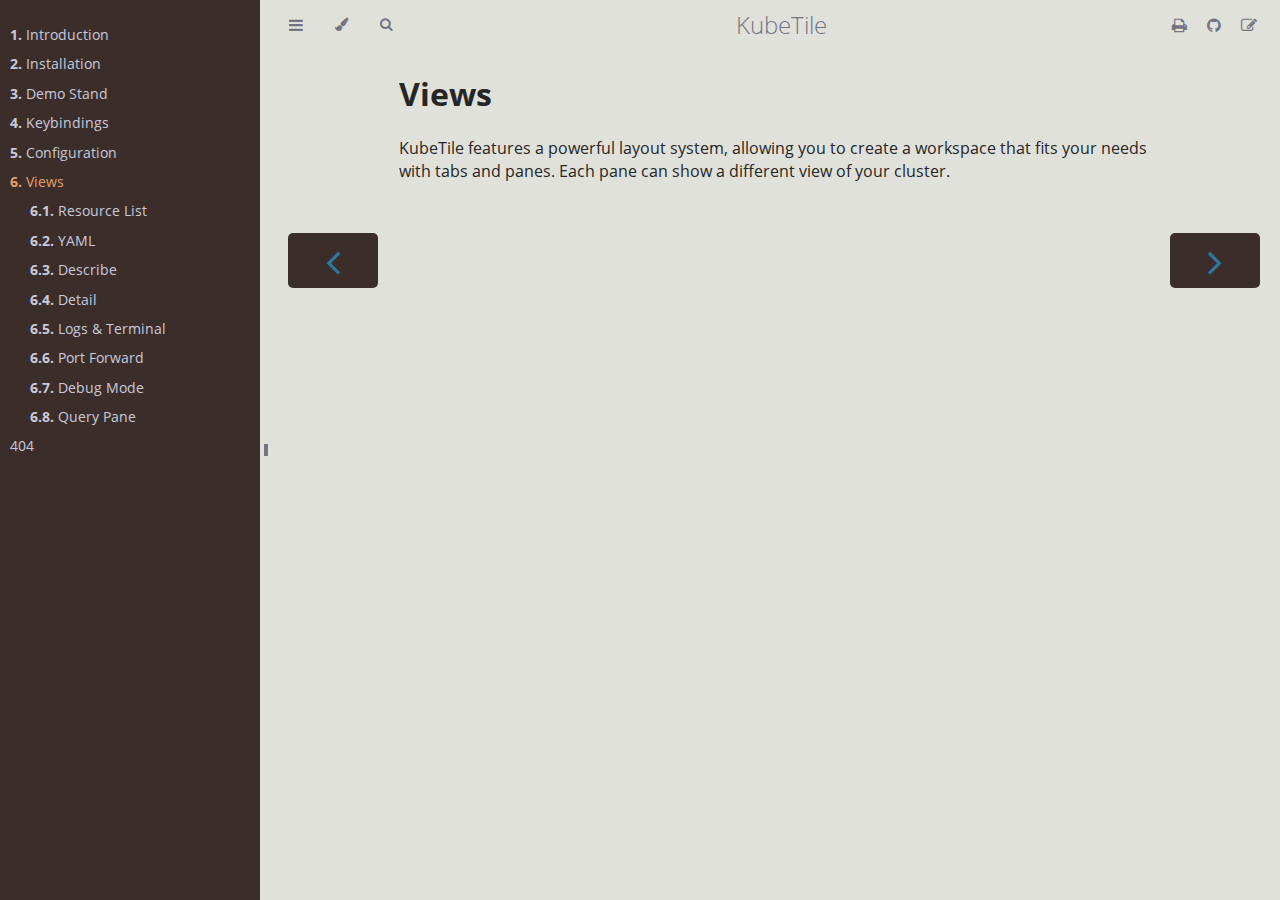
<file: views.html>
<!DOCTYPE HTML>
<html lang="en" class="rust" dir="ltr">
    <head>
        <!-- Book generated using mdBook -->
        <meta charset="UTF-8">
        <title>Views - KubeTile</title>


        <!-- Custom HTML head -->
        
        <meta name="description" content="">
        <meta name="viewport" content="width=device-width, initial-scale=1">
        <meta name="theme-color" content="#ffffff">

        <link rel="icon" href="favicon.svg">
        <link rel="shortcut icon" href="favicon.png">
        <link rel="stylesheet" href="css/variables.css">
        <link rel="stylesheet" href="css/general.css">
        <link rel="stylesheet" href="css/chrome.css">
        <link rel="stylesheet" href="css/print.css" media="print">

        <!-- Fonts -->
        <link rel="stylesheet" href="FontAwesome/css/font-awesome.css">
        <link rel="stylesheet" href="fonts/fonts.css">

        <!-- Highlight.js Stylesheets -->
        <link rel="stylesheet" href="highlight.css">
        <link rel="stylesheet" href="tomorrow-night.css">
        <link rel="stylesheet" href="ayu-highlight.css">

        <!-- Custom theme stylesheets -->
        <link rel="stylesheet" href="theme/custom.css">

    </head>
    <body class="sidebar-visible no-js">
    <div id="body-container">
        <!-- Provide site root to javascript -->
        <script>
            var path_to_root = "";
            var default_theme = window.matchMedia("(prefers-color-scheme: dark)").matches ? "navy" : "rust";
        </script>

        <!-- Work around some values being stored in localStorage wrapped in quotes -->
        <script>
            try {
                var theme = localStorage.getItem('mdbook-theme');
                var sidebar = localStorage.getItem('mdbook-sidebar');

                if (theme.startsWith('"') && theme.endsWith('"')) {
                    localStorage.setItem('mdbook-theme', theme.slice(1, theme.length - 1));
                }

                if (sidebar.startsWith('"') && sidebar.endsWith('"')) {
                    localStorage.setItem('mdbook-sidebar', sidebar.slice(1, sidebar.length - 1));
                }
            } catch (e) { }
        </script>

        <!-- Set the theme before any content is loaded, prevents flash -->
        <script>
            var theme;
            try { theme = localStorage.getItem('mdbook-theme'); } catch(e) { }
            if (theme === null || theme === undefined) { theme = default_theme; }
            var html = document.querySelector('html');
            html.classList.remove('rust')
            html.classList.add(theme);
            var body = document.querySelector('body');
            body.classList.remove('no-js')
            body.classList.add('js');
        </script>

        <input type="checkbox" id="sidebar-toggle-anchor" class="hidden">

        <!-- Hide / unhide sidebar before it is displayed -->
        <script>
            var body = document.querySelector('body');
            var sidebar = null;
            var sidebar_toggle = document.getElementById("sidebar-toggle-anchor");
            if (document.body.clientWidth >= 1080) {
                try { sidebar = localStorage.getItem('mdbook-sidebar'); } catch(e) { }
                sidebar = sidebar || 'visible';
            } else {
                sidebar = 'hidden';
            }
            sidebar_toggle.checked = sidebar === 'visible';
            body.classList.remove('sidebar-visible');
            body.classList.add("sidebar-" + sidebar);
        </script>

        <nav id="sidebar" class="sidebar" aria-label="Table of contents">
            <div class="sidebar-scrollbox">
                <ol class="chapter"><li class="chapter-item expanded "><a href="introduction.html"><strong aria-hidden="true">1.</strong> Introduction</a></li><li class="chapter-item expanded "><a href="installation.html"><strong aria-hidden="true">2.</strong> Installation</a></li><li class="chapter-item expanded "><a href="demo-stand.html"><strong aria-hidden="true">3.</strong> Demo Stand</a></li><li class="chapter-item expanded "><a href="keybindings.html"><strong aria-hidden="true">4.</strong> Keybindings</a></li><li class="chapter-item expanded "><a href="configuration.html"><strong aria-hidden="true">5.</strong> Configuration</a></li><li class="chapter-item expanded "><a href="views.html" class="active"><strong aria-hidden="true">6.</strong> Views</a></li><li><ol class="section"><li class="chapter-item expanded "><a href="views/resource-list.html"><strong aria-hidden="true">6.1.</strong> Resource List</a></li><li class="chapter-item expanded "><a href="views/yaml.html"><strong aria-hidden="true">6.2.</strong> YAML</a></li><li class="chapter-item expanded "><a href="views/describe.html"><strong aria-hidden="true">6.3.</strong> Describe</a></li><li class="chapter-item expanded "><a href="views/detail.html"><strong aria-hidden="true">6.4.</strong> Detail</a></li><li class="chapter-item expanded "><a href="views/logs.html"><strong aria-hidden="true">6.5.</strong> Logs & Terminal</a></li><li class="chapter-item expanded "><a href="views/port-forward.html"><strong aria-hidden="true">6.6.</strong> Port Forward</a></li><li class="chapter-item expanded "><a href="views/debug.html"><strong aria-hidden="true">6.7.</strong> Debug Mode</a></li><li class="chapter-item expanded "><a href="views/query-pane.html"><strong aria-hidden="true">6.8.</strong> Query Pane</a></li></ol></li><li class="chapter-item expanded "><a href="404.html">404</a></li></ol>
            </div>
            <div id="sidebar-resize-handle" class="sidebar-resize-handle">
                <div class="sidebar-resize-indicator"></div>
            </div>
        </nav>

        <!-- Track and set sidebar scroll position -->
        <script>
            var sidebarScrollbox = document.querySelector('#sidebar .sidebar-scrollbox');
            sidebarScrollbox.addEventListener('click', function(e) {
                if (e.target.tagName === 'A') {
                    sessionStorage.setItem('sidebar-scroll', sidebarScrollbox.scrollTop);
                }
            }, { passive: true });
            var sidebarScrollTop = sessionStorage.getItem('sidebar-scroll');
            sessionStorage.removeItem('sidebar-scroll');
            if (sidebarScrollTop) {
                // preserve sidebar scroll position when navigating via links within sidebar
                sidebarScrollbox.scrollTop = sidebarScrollTop;
            } else {
                // scroll sidebar to current active section when navigating via "next/previous chapter" buttons
                var activeSection = document.querySelector('#sidebar .active');
                if (activeSection) {
                    activeSection.scrollIntoView({ block: 'center' });
                }
            }
        </script>

        <div id="page-wrapper" class="page-wrapper">

            <div class="page">
                                <div id="menu-bar-hover-placeholder"></div>
                <div id="menu-bar" class="menu-bar sticky">
                    <div class="left-buttons">
                        <label id="sidebar-toggle" class="icon-button" for="sidebar-toggle-anchor" title="Toggle Table of Contents" aria-label="Toggle Table of Contents" aria-controls="sidebar">
                            <i class="fa fa-bars"></i>
                        </label>
                        <button id="theme-toggle" class="icon-button" type="button" title="Change theme" aria-label="Change theme" aria-haspopup="true" aria-expanded="false" aria-controls="theme-list">
                            <i class="fa fa-paint-brush"></i>
                        </button>
                        <ul id="theme-list" class="theme-popup" aria-label="Themes" role="menu">
                            <li role="none"><button role="menuitem" class="theme" id="light">Light</button></li>
                            <li role="none"><button role="menuitem" class="theme" id="rust">Rust</button></li>
                            <li role="none"><button role="menuitem" class="theme" id="coal">Coal</button></li>
                            <li role="none"><button role="menuitem" class="theme" id="navy">Navy</button></li>
                            <li role="none"><button role="menuitem" class="theme" id="ayu">Ayu</button></li>
                        </ul>
                        <button id="search-toggle" class="icon-button" type="button" title="Search. (Shortkey: s)" aria-label="Toggle Searchbar" aria-expanded="false" aria-keyshortcuts="S" aria-controls="searchbar">
                            <i class="fa fa-search"></i>
                        </button>
                    </div>

                    <h1 class="menu-title">KubeTile</h1>

                    <div class="right-buttons">
                        <a href="print.html" title="Print this book" aria-label="Print this book">
                            <i id="print-button" class="fa fa-print"></i>
                        </a>
                        <a href="https://github.com/gitavk/KubeTile" title="Git repository" aria-label="Git repository">
                            <i id="git-repository-button" class="fa fa-github"></i>
                        </a>
                        <a href="https://github.com/gitavk/KubeTile/edit/main/book/src/views.md" title="Suggest an edit" aria-label="Suggest an edit">
                            <i id="git-edit-button" class="fa fa-edit"></i>
                        </a>

                    </div>
                </div>

                <div id="search-wrapper" class="hidden">
                    <form id="searchbar-outer" class="searchbar-outer">
                        <input type="search" id="searchbar" name="searchbar" placeholder="Search this book ..." aria-controls="searchresults-outer" aria-describedby="searchresults-header">
                    </form>
                    <div id="searchresults-outer" class="searchresults-outer hidden">
                        <div id="searchresults-header" class="searchresults-header"></div>
                        <ul id="searchresults">
                        </ul>
                    </div>
                </div>

                <!-- Apply ARIA attributes after the sidebar and the sidebar toggle button are added to the DOM -->
                <script>
                    document.getElementById('sidebar-toggle').setAttribute('aria-expanded', sidebar === 'visible');
                    document.getElementById('sidebar').setAttribute('aria-hidden', sidebar !== 'visible');
                    Array.from(document.querySelectorAll('#sidebar a')).forEach(function(link) {
                        link.setAttribute('tabIndex', sidebar === 'visible' ? 0 : -1);
                    });
                </script>

                <div id="content" class="content">
                    <main>
                        <h1 id="views"><a class="header" href="#views">Views</a></h1>
<p>KubeTile features a powerful layout system,
allowing you to create a workspace that fits your needs with tabs and panes.
Each pane can show a different view of your cluster.</p>

                    </main>

                    <nav class="nav-wrapper" aria-label="Page navigation">
                        <!-- Mobile navigation buttons -->
                            <a rel="prev" href="configuration.html" class="mobile-nav-chapters previous" title="Previous chapter" aria-label="Previous chapter" aria-keyshortcuts="Left">
                                <i class="fa fa-angle-left"></i>
                            </a>

                            <a rel="next prefetch" href="views/resource-list.html" class="mobile-nav-chapters next" title="Next chapter" aria-label="Next chapter" aria-keyshortcuts="Right">
                                <i class="fa fa-angle-right"></i>
                            </a>

                        <div style="clear: both"></div>
                    </nav>
                </div>
            </div>

            <nav class="nav-wide-wrapper" aria-label="Page navigation">
                    <a rel="prev" href="configuration.html" class="nav-chapters previous" title="Previous chapter" aria-label="Previous chapter" aria-keyshortcuts="Left">
                        <i class="fa fa-angle-left"></i>
                    </a>

                    <a rel="next prefetch" href="views/resource-list.html" class="nav-chapters next" title="Next chapter" aria-label="Next chapter" aria-keyshortcuts="Right">
                        <i class="fa fa-angle-right"></i>
                    </a>
            </nav>

        </div>




        <script>
            window.playground_copyable = true;
        </script>


        <script src="elasticlunr.min.js"></script>
        <script src="mark.min.js"></script>
        <script src="searcher.js"></script>

        <script src="clipboard.min.js"></script>
        <script src="highlight.js"></script>
        <script src="book.js"></script>

        <!-- Custom JS scripts -->


    </div>
    </body>
</html>
</file>
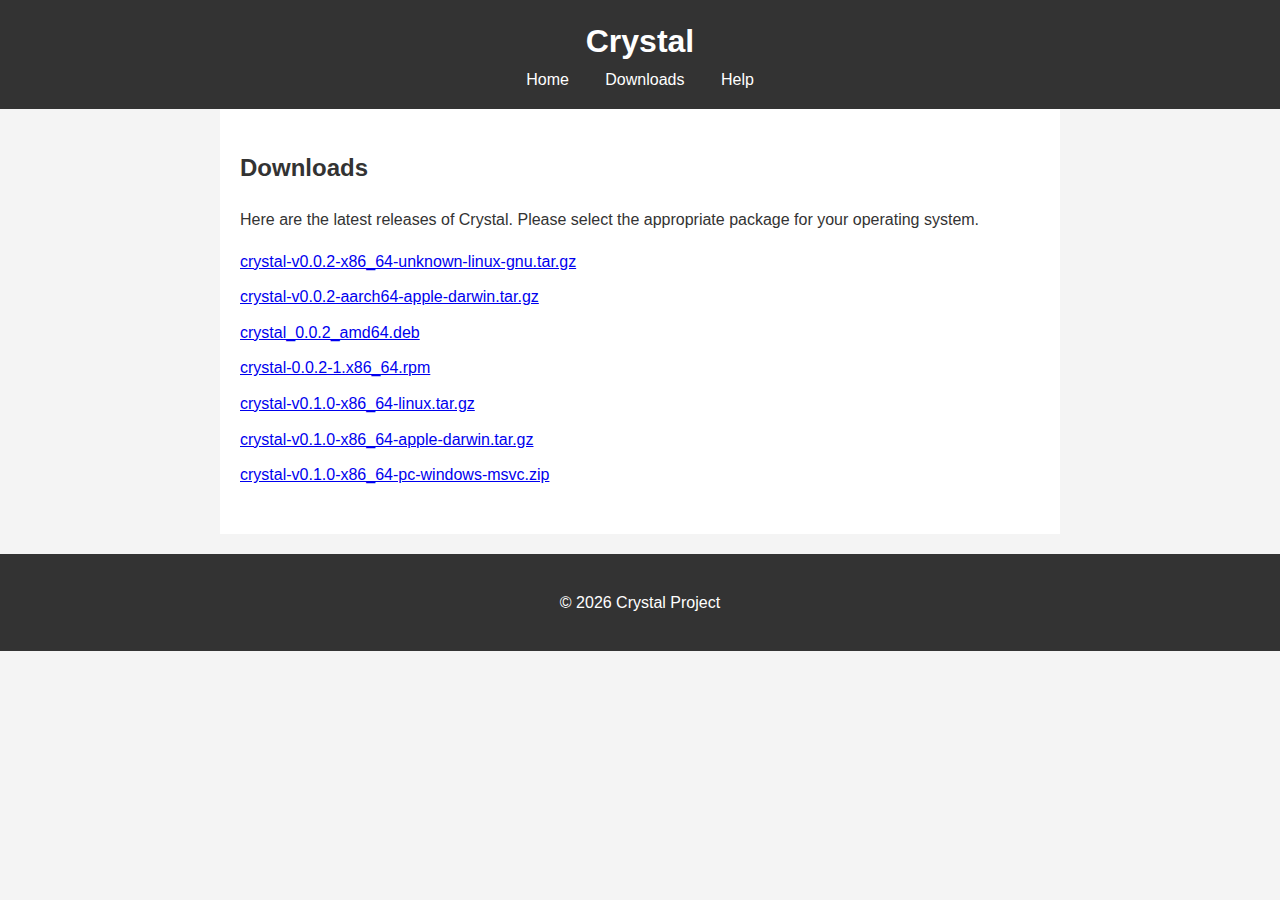
<file: pages/downloads.html>
<!DOCTYPE html>
<html lang="en">
<head>
    <meta charset="UTF-8">
    <meta name="viewport" content="width=device-width, initial-scale=1.0">
    <title>Crystal - Downloads</title>
    <link rel="stylesheet" href="style.css">
</head>
<body>
    <header>
        <h1>Crystal</h1>
        <nav>
            <a href="index.html">Home</a>
            <a href="downloads.html">Downloads</a>
            <a href="help.html">Help</a>
        </nav>
    </header>
    <main>
        <h2>Downloads</h2>
        <p>Here are the latest releases of Crystal. Please select the appropriate package for your operating system.</p>
        <ul>
            <li><a href="https://github.com/gitavk/crystal/releases/download/v0.0.2/crystal-v0.0.2-x86_64-unknown-linux-gnu.tar.gz">crystal-v0.0.2-x86_64-unknown-linux-gnu.tar.gz</a></li>
            <li><a href="https://github.com/gitavk/crystal/releases/download/v0.0.2/crystal-v0.0.2-aarch64-apple-darwin.tar.gz">crystal-v0.0.2-aarch64-apple-darwin.tar.gz</a></li>
            <li><a href="https://github.com/gitavk/crystal/releases/download/v0.0.2/crystal_0.0.2_amd64.deb">crystal_0.0.2_amd64.deb</a></li>
            <li><a href="https://github.com/gitavk/crystal/releases/download/v0.0.2/crystal-0.0.2-1.x86_64.rpm">crystal-0.0.2-1.x86_64.rpm</a></li>
            <li><a href="#">crystal-v0.1.0-x86_64-linux.tar.gz</a></li>
            <li><a href="#">crystal-v0.1.0-x86_64-apple-darwin.tar.gz</a></li>
            <li><a href="#">crystal-v0.1.0-x86_64-pc-windows-msvc.zip</a></li>
        </ul>
    </main>
    <footer>
        <p>&copy; 2026 Crystal Project</p>
    </footer>
</body>
</html>
</file>
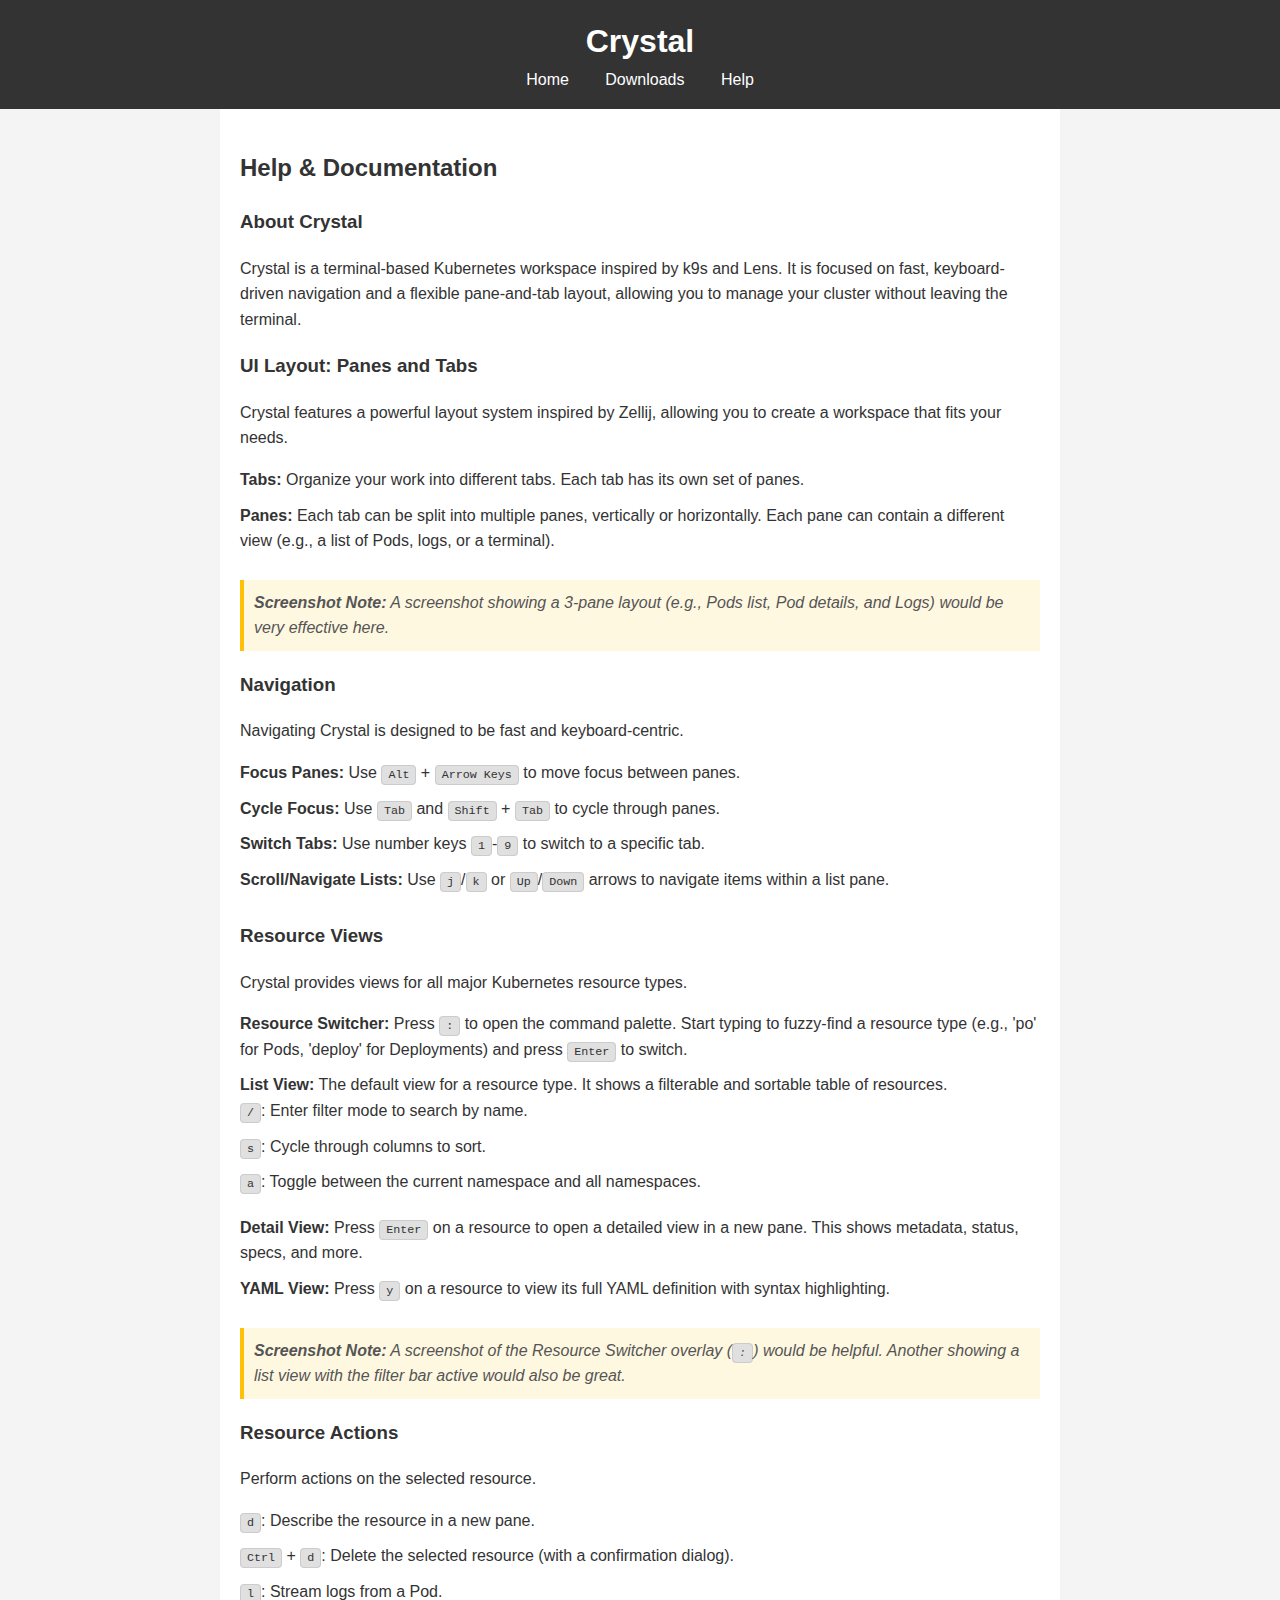
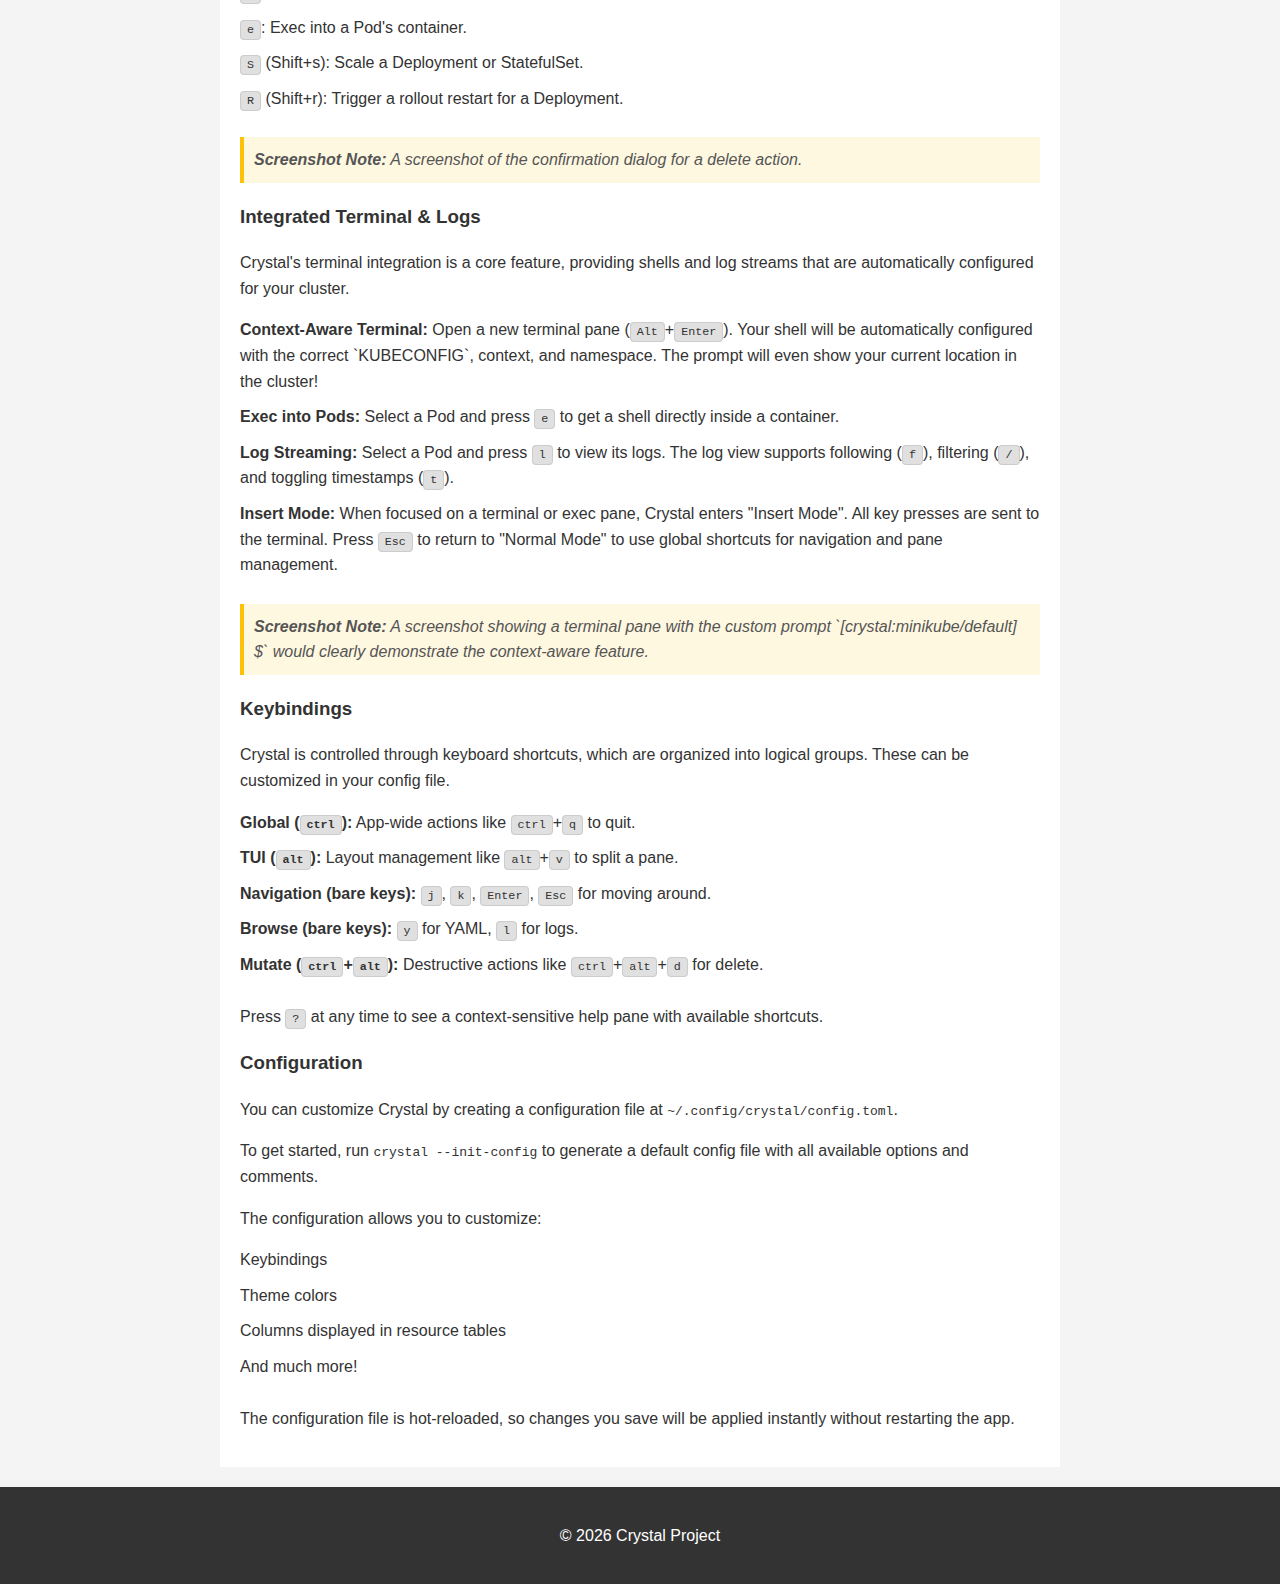
<file: pages/help.html>
<!DOCTYPE html>
<html lang="en">
<head>
    <meta charset="UTF-8">
    <meta name="viewport" content="width=device-width, initial-scale=1.0">
    <title>Crystal - Help</title>
    <link rel="stylesheet" href="style.css">
</head>
<body>
    <header>
        <h1>Crystal</h1>
        <nav>
            <a href="index.html">Home</a>
            <a href="downloads.html">Downloads</a>
            <a href="help.html">Help</a>
        </nav>
    </header>
    <main>
        <h2>Help & Documentation</h2>

        <section id="about">
            <h3>About Crystal</h3>
            <p>Crystal is a terminal-based Kubernetes workspace inspired by k9s and Lens. It is focused on fast, keyboard-driven navigation and a flexible pane-and-tab layout, allowing you to manage your cluster without leaving the terminal.</p>
        </section>

        <section id="ui-layout">
            <h3>UI Layout: Panes and Tabs</h3>
            <p>Crystal features a powerful layout system inspired by Zellij, allowing you to create a workspace that fits your needs.</p>
            <ul>
                <li><strong>Tabs:</strong> Organize your work into different tabs. Each tab has its own set of panes.</li>
                <li><strong>Panes:</strong> Each tab can be split into multiple panes, vertically or horizontally. Each pane can contain a different view (e.g., a list of Pods, logs, or a terminal).</li>
            </ul>
            <div class="screenshot-note">
                <strong>Screenshot Note:</strong> A screenshot showing a 3-pane layout (e.g., Pods list, Pod details, and Logs) would be very effective here.
            </div>
        </section>

        <section id="navigation">
            <h3>Navigation</h3>
            <p>Navigating Crystal is designed to be fast and keyboard-centric.</p>
            <ul>
                <li><strong>Focus Panes:</strong> Use <span class="key">Alt</span> + <span class="key">Arrow Keys</span> to move focus between panes.</li>
                <li><strong>Cycle Focus:</strong> Use <span class="key">Tab</span> and <span class="key">Shift</span> + <span class="key">Tab</span> to cycle through panes.</li>
                <li><strong>Switch Tabs:</strong> Use number keys <span class="key">1</span>-<span class="key">9</span> to switch to a specific tab.</li>
                <li><strong>Scroll/Navigate Lists:</strong> Use <span class="key">j</span>/<span class="key">k</span> or <span class="key">Up</span>/<span class="key">Down</span> arrows to navigate items within a list pane.</li>
            </ul>
        </section>

        <section id="resource-views">
            <h3>Resource Views</h3>
            <p>Crystal provides views for all major Kubernetes resource types.</p>
            <ul>
                <li><strong>Resource Switcher:</strong> Press <span class="key">:</span> to open the command palette. Start typing to fuzzy-find a resource type (e.g., 'po' for Pods, 'deploy' for Deployments) and press <span class="key">Enter</span> to switch.</li>
                <li><strong>List View:</strong> The default view for a resource type. It shows a filterable and sortable table of resources.
                    <ul>
                        <li><span class="key">/</span>: Enter filter mode to search by name.</li>
                        <li><span class="key">s</span>: Cycle through columns to sort.</li>
                        <li><span class="key">a</span>: Toggle between the current namespace and all namespaces.</li>
                    </ul>
                </li>
                <li><strong>Detail View:</strong> Press <span class="key">Enter</span> on a resource to open a detailed view in a new pane. This shows metadata, status, specs, and more.</li>
                <li><strong>YAML View:</strong> Press <span class="key">y</span> on a resource to view its full YAML definition with syntax highlighting.</li>
            </ul>
            <div class="screenshot-note">
                <strong>Screenshot Note:</strong> A screenshot of the Resource Switcher overlay (<span class="key">:</span>) would be helpful. Another showing a list view with the filter bar active would also be great.
            </div>
        </section>

        <section id="actions">
            <h3>Resource Actions</h3>
            <p>Perform actions on the selected resource.</p>
            <ul>
                <li><span class="key">d</span>: Describe the resource in a new pane.</li>
                <li><span class="key">Ctrl</span> + <span class="key">d</span>: Delete the selected resource (with a confirmation dialog).</li>
                <li><span class="key">l</span>: Stream logs from a Pod.</li>
                <li><span class="key">e</span>: Exec into a Pod's container.</li>
                <li><span class="key">S</span> (Shift+s): Scale a Deployment or StatefulSet.</li>
                <li><span class="key">R</span> (Shift+r): Trigger a rollout restart for a Deployment.</li>
            </ul>
            <div class="screenshot-note">
                <strong>Screenshot Note:</strong> A screenshot of the confirmation dialog for a delete action.
            </div>
        </section>

        <section id="terminal">
            <h3>Integrated Terminal & Logs</h3>
            <p>Crystal's terminal integration is a core feature, providing shells and log streams that are automatically configured for your cluster.</p>
            <ul>
                <li><strong>Context-Aware Terminal:</strong> Open a new terminal pane (<span class="key">Alt</span>+<span class="key">Enter</span>). Your shell will be automatically configured with the correct `KUBECONFIG`, context, and namespace. The prompt will even show your current location in the cluster!</li>
                <li><strong>Exec into Pods:</strong> Select a Pod and press <span class="key">e</span> to get a shell directly inside a container.</li>
                <li><strong>Log Streaming:</strong> Select a Pod and press <span class="key">l</span> to view its logs. The log view supports following (<span class="key">f</span>), filtering (<span class="key">/</span>), and toggling timestamps (<span class="key">t</span>).</li>
                <li><strong>Insert Mode:</strong> When focused on a terminal or exec pane, Crystal enters "Insert Mode". All key presses are sent to the terminal. Press <span class="key">Esc</span> to return to "Normal Mode" to use global shortcuts for navigation and pane management.</li>
            </ul>
            <div class="screenshot-note">
                <strong>Screenshot Note:</strong> A screenshot showing a terminal pane with the custom prompt `[crystal:minikube/default] $` would clearly demonstrate the context-aware feature.
            </div>
        </section>

        <section id="keybindings">
            <h3>Keybindings</h3>
            <p>Crystal is controlled through keyboard shortcuts, which are organized into logical groups. These can be customized in your config file.</p>
            <ul>
                <li><strong>Global (<span class="key">ctrl</span>):</strong> App-wide actions like <span class="key">ctrl</span>+<span class="key">q</span> to quit.</li>
                <li><strong>TUI (<span class="key">alt</span>):</strong> Layout management like <span class="key">alt</span>+<span class="key">v</span> to split a pane.</li>
                <li><strong>Navigation (bare keys):</strong> <span class="key">j</span>, <span class="key">k</span>, <span class="key">Enter</span>, <span class="key">Esc</span> for moving around.</li>
                <li><strong>Browse (bare keys):</strong> <span class="key">y</span> for YAML, <span class="key">l</span> for logs.</li>
                <li><strong>Mutate (<span class="key">ctrl</span>+<span class="key">alt</span>):</strong> Destructive actions like <span class="key">ctrl</span>+<span class="key">alt</span>+<span class="key">d</span> for delete.</li>
            </ul>
            <p>Press <span class="key">?</span> at any time to see a context-sensitive help pane with available shortcuts.</p>
        </section>

        <section id="configuration">
            <h3>Configuration</h3>
            <p>You can customize Crystal by creating a configuration file at <code>~/.config/crystal/config.toml</code>.</p>
            <p>To get started, run <code>crystal --init-config</code> to generate a default config file with all available options and comments.</p>
            <p>The configuration allows you to customize:</p>
            <ul>
                <li>Keybindings</li>
                <li>Theme colors</li>
                <li>Columns displayed in resource tables</li>
                <li>And much more!</li>
            </ul>
            <p>The configuration file is hot-reloaded, so changes you save will be applied instantly without restarting the app.</p>
        </section>

    </main>
    <footer>
        <p>&copy; 2026 Crystal Project</p>
    </footer>
</body>
</html>
</file>
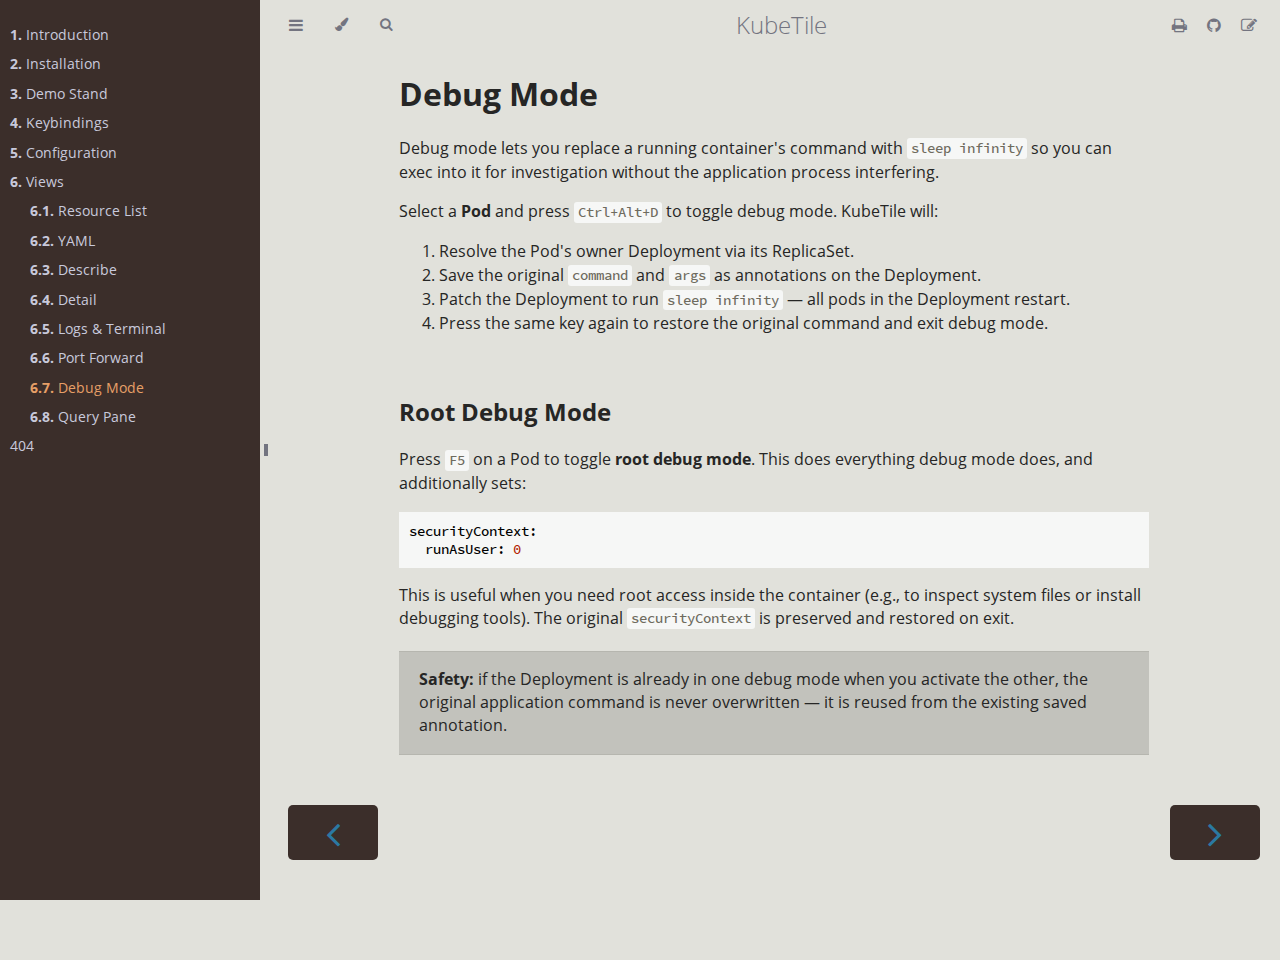
<file: views/debug.html>
<!DOCTYPE HTML>
<html lang="en" class="rust" dir="ltr">
    <head>
        <!-- Book generated using mdBook -->
        <meta charset="UTF-8">
        <title>Debug Mode - KubeTile</title>


        <!-- Custom HTML head -->
        
        <meta name="description" content="">
        <meta name="viewport" content="width=device-width, initial-scale=1">
        <meta name="theme-color" content="#ffffff">

        <link rel="icon" href="../favicon.svg">
        <link rel="shortcut icon" href="../favicon.png">
        <link rel="stylesheet" href="../css/variables.css">
        <link rel="stylesheet" href="../css/general.css">
        <link rel="stylesheet" href="../css/chrome.css">
        <link rel="stylesheet" href="../css/print.css" media="print">

        <!-- Fonts -->
        <link rel="stylesheet" href="../FontAwesome/css/font-awesome.css">
        <link rel="stylesheet" href="../fonts/fonts.css">

        <!-- Highlight.js Stylesheets -->
        <link rel="stylesheet" href="../highlight.css">
        <link rel="stylesheet" href="../tomorrow-night.css">
        <link rel="stylesheet" href="../ayu-highlight.css">

        <!-- Custom theme stylesheets -->
        <link rel="stylesheet" href="../theme/custom.css">

    </head>
    <body class="sidebar-visible no-js">
    <div id="body-container">
        <!-- Provide site root to javascript -->
        <script>
            var path_to_root = "../";
            var default_theme = window.matchMedia("(prefers-color-scheme: dark)").matches ? "navy" : "rust";
        </script>

        <!-- Work around some values being stored in localStorage wrapped in quotes -->
        <script>
            try {
                var theme = localStorage.getItem('mdbook-theme');
                var sidebar = localStorage.getItem('mdbook-sidebar');

                if (theme.startsWith('"') && theme.endsWith('"')) {
                    localStorage.setItem('mdbook-theme', theme.slice(1, theme.length - 1));
                }

                if (sidebar.startsWith('"') && sidebar.endsWith('"')) {
                    localStorage.setItem('mdbook-sidebar', sidebar.slice(1, sidebar.length - 1));
                }
            } catch (e) { }
        </script>

        <!-- Set the theme before any content is loaded, prevents flash -->
        <script>
            var theme;
            try { theme = localStorage.getItem('mdbook-theme'); } catch(e) { }
            if (theme === null || theme === undefined) { theme = default_theme; }
            var html = document.querySelector('html');
            html.classList.remove('rust')
            html.classList.add(theme);
            var body = document.querySelector('body');
            body.classList.remove('no-js')
            body.classList.add('js');
        </script>

        <input type="checkbox" id="sidebar-toggle-anchor" class="hidden">

        <!-- Hide / unhide sidebar before it is displayed -->
        <script>
            var body = document.querySelector('body');
            var sidebar = null;
            var sidebar_toggle = document.getElementById("sidebar-toggle-anchor");
            if (document.body.clientWidth >= 1080) {
                try { sidebar = localStorage.getItem('mdbook-sidebar'); } catch(e) { }
                sidebar = sidebar || 'visible';
            } else {
                sidebar = 'hidden';
            }
            sidebar_toggle.checked = sidebar === 'visible';
            body.classList.remove('sidebar-visible');
            body.classList.add("sidebar-" + sidebar);
        </script>

        <nav id="sidebar" class="sidebar" aria-label="Table of contents">
            <div class="sidebar-scrollbox">
                <ol class="chapter"><li class="chapter-item expanded "><a href="../introduction.html"><strong aria-hidden="true">1.</strong> Introduction</a></li><li class="chapter-item expanded "><a href="../installation.html"><strong aria-hidden="true">2.</strong> Installation</a></li><li class="chapter-item expanded "><a href="../demo-stand.html"><strong aria-hidden="true">3.</strong> Demo Stand</a></li><li class="chapter-item expanded "><a href="../keybindings.html"><strong aria-hidden="true">4.</strong> Keybindings</a></li><li class="chapter-item expanded "><a href="../configuration.html"><strong aria-hidden="true">5.</strong> Configuration</a></li><li class="chapter-item expanded "><a href="../views.html"><strong aria-hidden="true">6.</strong> Views</a></li><li><ol class="section"><li class="chapter-item expanded "><a href="../views/resource-list.html"><strong aria-hidden="true">6.1.</strong> Resource List</a></li><li class="chapter-item expanded "><a href="../views/yaml.html"><strong aria-hidden="true">6.2.</strong> YAML</a></li><li class="chapter-item expanded "><a href="../views/describe.html"><strong aria-hidden="true">6.3.</strong> Describe</a></li><li class="chapter-item expanded "><a href="../views/detail.html"><strong aria-hidden="true">6.4.</strong> Detail</a></li><li class="chapter-item expanded "><a href="../views/logs.html"><strong aria-hidden="true">6.5.</strong> Logs & Terminal</a></li><li class="chapter-item expanded "><a href="../views/port-forward.html"><strong aria-hidden="true">6.6.</strong> Port Forward</a></li><li class="chapter-item expanded "><a href="../views/debug.html" class="active"><strong aria-hidden="true">6.7.</strong> Debug Mode</a></li><li class="chapter-item expanded "><a href="../views/query-pane.html"><strong aria-hidden="true">6.8.</strong> Query Pane</a></li></ol></li><li class="chapter-item expanded "><a href="../404.html">404</a></li></ol>
            </div>
            <div id="sidebar-resize-handle" class="sidebar-resize-handle">
                <div class="sidebar-resize-indicator"></div>
            </div>
        </nav>

        <!-- Track and set sidebar scroll position -->
        <script>
            var sidebarScrollbox = document.querySelector('#sidebar .sidebar-scrollbox');
            sidebarScrollbox.addEventListener('click', function(e) {
                if (e.target.tagName === 'A') {
                    sessionStorage.setItem('sidebar-scroll', sidebarScrollbox.scrollTop);
                }
            }, { passive: true });
            var sidebarScrollTop = sessionStorage.getItem('sidebar-scroll');
            sessionStorage.removeItem('sidebar-scroll');
            if (sidebarScrollTop) {
                // preserve sidebar scroll position when navigating via links within sidebar
                sidebarScrollbox.scrollTop = sidebarScrollTop;
            } else {
                // scroll sidebar to current active section when navigating via "next/previous chapter" buttons
                var activeSection = document.querySelector('#sidebar .active');
                if (activeSection) {
                    activeSection.scrollIntoView({ block: 'center' });
                }
            }
        </script>

        <div id="page-wrapper" class="page-wrapper">

            <div class="page">
                                <div id="menu-bar-hover-placeholder"></div>
                <div id="menu-bar" class="menu-bar sticky">
                    <div class="left-buttons">
                        <label id="sidebar-toggle" class="icon-button" for="sidebar-toggle-anchor" title="Toggle Table of Contents" aria-label="Toggle Table of Contents" aria-controls="sidebar">
                            <i class="fa fa-bars"></i>
                        </label>
                        <button id="theme-toggle" class="icon-button" type="button" title="Change theme" aria-label="Change theme" aria-haspopup="true" aria-expanded="false" aria-controls="theme-list">
                            <i class="fa fa-paint-brush"></i>
                        </button>
                        <ul id="theme-list" class="theme-popup" aria-label="Themes" role="menu">
                            <li role="none"><button role="menuitem" class="theme" id="light">Light</button></li>
                            <li role="none"><button role="menuitem" class="theme" id="rust">Rust</button></li>
                            <li role="none"><button role="menuitem" class="theme" id="coal">Coal</button></li>
                            <li role="none"><button role="menuitem" class="theme" id="navy">Navy</button></li>
                            <li role="none"><button role="menuitem" class="theme" id="ayu">Ayu</button></li>
                        </ul>
                        <button id="search-toggle" class="icon-button" type="button" title="Search. (Shortkey: s)" aria-label="Toggle Searchbar" aria-expanded="false" aria-keyshortcuts="S" aria-controls="searchbar">
                            <i class="fa fa-search"></i>
                        </button>
                    </div>

                    <h1 class="menu-title">KubeTile</h1>

                    <div class="right-buttons">
                        <a href="../print.html" title="Print this book" aria-label="Print this book">
                            <i id="print-button" class="fa fa-print"></i>
                        </a>
                        <a href="https://github.com/gitavk/KubeTile" title="Git repository" aria-label="Git repository">
                            <i id="git-repository-button" class="fa fa-github"></i>
                        </a>
                        <a href="https://github.com/gitavk/KubeTile/edit/main/book/src/views/debug.md" title="Suggest an edit" aria-label="Suggest an edit">
                            <i id="git-edit-button" class="fa fa-edit"></i>
                        </a>

                    </div>
                </div>

                <div id="search-wrapper" class="hidden">
                    <form id="searchbar-outer" class="searchbar-outer">
                        <input type="search" id="searchbar" name="searchbar" placeholder="Search this book ..." aria-controls="searchresults-outer" aria-describedby="searchresults-header">
                    </form>
                    <div id="searchresults-outer" class="searchresults-outer hidden">
                        <div id="searchresults-header" class="searchresults-header"></div>
                        <ul id="searchresults">
                        </ul>
                    </div>
                </div>

                <!-- Apply ARIA attributes after the sidebar and the sidebar toggle button are added to the DOM -->
                <script>
                    document.getElementById('sidebar-toggle').setAttribute('aria-expanded', sidebar === 'visible');
                    document.getElementById('sidebar').setAttribute('aria-hidden', sidebar !== 'visible');
                    Array.from(document.querySelectorAll('#sidebar a')).forEach(function(link) {
                        link.setAttribute('tabIndex', sidebar === 'visible' ? 0 : -1);
                    });
                </script>

                <div id="content" class="content">
                    <main>
                        <h1 id="debug-mode"><a class="header" href="#debug-mode">Debug Mode</a></h1>
<p>Debug mode lets you replace a running container's command with <code>sleep infinity</code> so you can exec into it for investigation without the application process interfering.</p>
<p>Select a <strong>Pod</strong> and press <code>Ctrl+Alt+D</code> to toggle debug mode. KubeTile will:</p>
<ol>
<li>Resolve the Pod's owner Deployment via its ReplicaSet.</li>
<li>Save the original <code>command</code> and <code>args</code> as annotations on the Deployment.</li>
<li>Patch the Deployment to run <code>sleep infinity</code> — all pods in the Deployment restart.</li>
<li>Press the same key again to restore the original command and exit debug mode.</li>
</ol>
<h2 id="root-debug-mode"><a class="header" href="#root-debug-mode">Root Debug Mode</a></h2>
<p>Press <code>F5</code> on a Pod to toggle <strong>root debug mode</strong>. This does everything debug mode does, and additionally sets:</p>
<pre><code class="language-yaml">securityContext:
  runAsUser: 0
</code></pre>
<p>This is useful when you need root access inside the container (e.g., to inspect system files or install debugging tools). The original <code>securityContext</code> is preserved and restored on exit.</p>
<blockquote>
<p><strong>Safety:</strong> if the Deployment is already in one debug mode when you activate the other, the original application command is never overwritten — it is reused from the existing saved annotation.</p>
</blockquote>

                    </main>

                    <nav class="nav-wrapper" aria-label="Page navigation">
                        <!-- Mobile navigation buttons -->
                            <a rel="prev" href="../views/port-forward.html" class="mobile-nav-chapters previous" title="Previous chapter" aria-label="Previous chapter" aria-keyshortcuts="Left">
                                <i class="fa fa-angle-left"></i>
                            </a>

                            <a rel="next prefetch" href="../views/query-pane.html" class="mobile-nav-chapters next" title="Next chapter" aria-label="Next chapter" aria-keyshortcuts="Right">
                                <i class="fa fa-angle-right"></i>
                            </a>

                        <div style="clear: both"></div>
                    </nav>
                </div>
            </div>

            <nav class="nav-wide-wrapper" aria-label="Page navigation">
                    <a rel="prev" href="../views/port-forward.html" class="nav-chapters previous" title="Previous chapter" aria-label="Previous chapter" aria-keyshortcuts="Left">
                        <i class="fa fa-angle-left"></i>
                    </a>

                    <a rel="next prefetch" href="../views/query-pane.html" class="nav-chapters next" title="Next chapter" aria-label="Next chapter" aria-keyshortcuts="Right">
                        <i class="fa fa-angle-right"></i>
                    </a>
            </nav>

        </div>




        <script>
            window.playground_copyable = true;
        </script>


        <script src="../elasticlunr.min.js"></script>
        <script src="../mark.min.js"></script>
        <script src="../searcher.js"></script>

        <script src="../clipboard.min.js"></script>
        <script src="../highlight.js"></script>
        <script src="../book.js"></script>

        <!-- Custom JS scripts -->


    </div>
    </body>
</html>
</file>
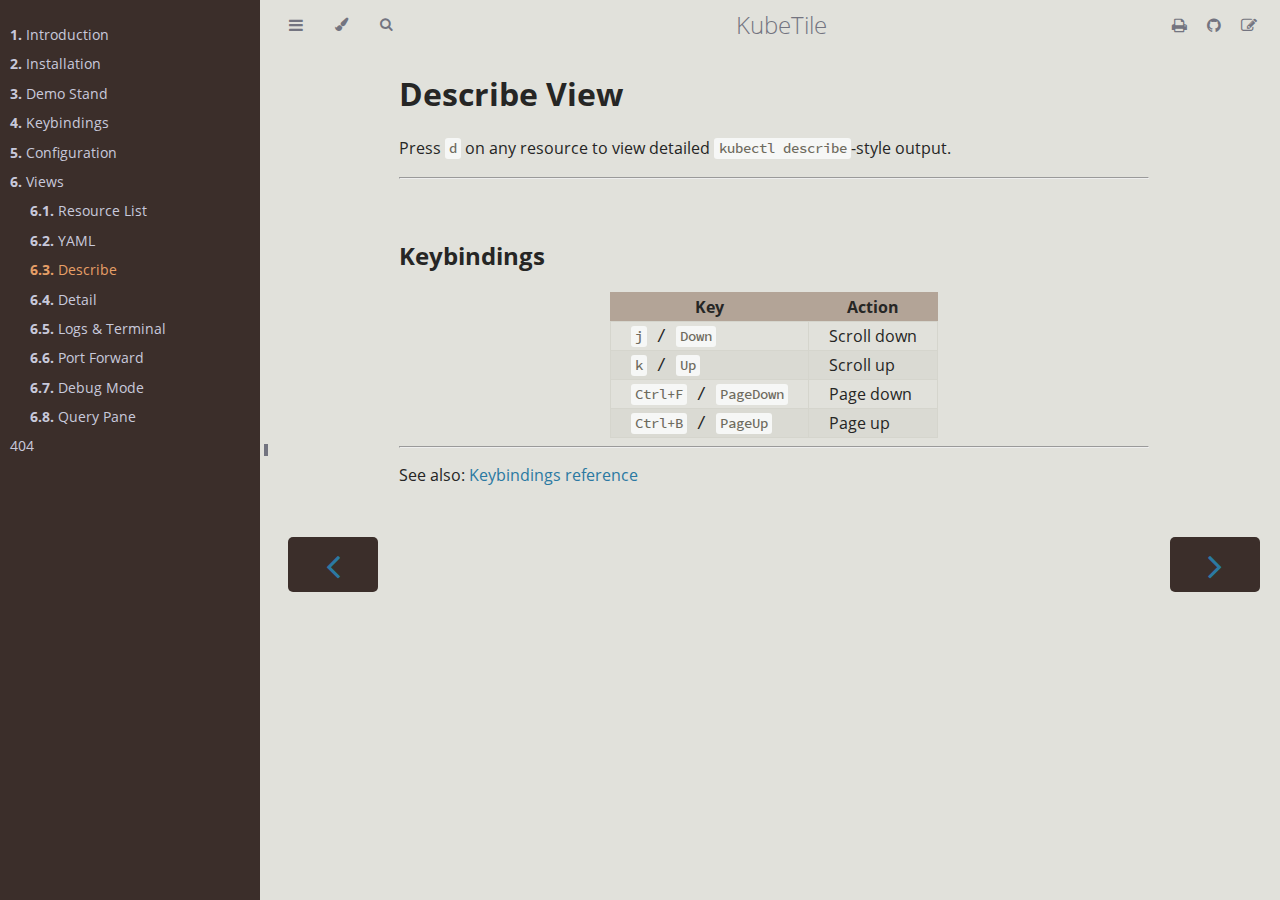
<file: views/describe.html>
<!DOCTYPE HTML>
<html lang="en" class="rust" dir="ltr">
    <head>
        <!-- Book generated using mdBook -->
        <meta charset="UTF-8">
        <title>Describe - KubeTile</title>


        <!-- Custom HTML head -->
        
        <meta name="description" content="">
        <meta name="viewport" content="width=device-width, initial-scale=1">
        <meta name="theme-color" content="#ffffff">

        <link rel="icon" href="../favicon.svg">
        <link rel="shortcut icon" href="../favicon.png">
        <link rel="stylesheet" href="../css/variables.css">
        <link rel="stylesheet" href="../css/general.css">
        <link rel="stylesheet" href="../css/chrome.css">
        <link rel="stylesheet" href="../css/print.css" media="print">

        <!-- Fonts -->
        <link rel="stylesheet" href="../FontAwesome/css/font-awesome.css">
        <link rel="stylesheet" href="../fonts/fonts.css">

        <!-- Highlight.js Stylesheets -->
        <link rel="stylesheet" href="../highlight.css">
        <link rel="stylesheet" href="../tomorrow-night.css">
        <link rel="stylesheet" href="../ayu-highlight.css">

        <!-- Custom theme stylesheets -->
        <link rel="stylesheet" href="../theme/custom.css">

    </head>
    <body class="sidebar-visible no-js">
    <div id="body-container">
        <!-- Provide site root to javascript -->
        <script>
            var path_to_root = "../";
            var default_theme = window.matchMedia("(prefers-color-scheme: dark)").matches ? "navy" : "rust";
        </script>

        <!-- Work around some values being stored in localStorage wrapped in quotes -->
        <script>
            try {
                var theme = localStorage.getItem('mdbook-theme');
                var sidebar = localStorage.getItem('mdbook-sidebar');

                if (theme.startsWith('"') && theme.endsWith('"')) {
                    localStorage.setItem('mdbook-theme', theme.slice(1, theme.length - 1));
                }

                if (sidebar.startsWith('"') && sidebar.endsWith('"')) {
                    localStorage.setItem('mdbook-sidebar', sidebar.slice(1, sidebar.length - 1));
                }
            } catch (e) { }
        </script>

        <!-- Set the theme before any content is loaded, prevents flash -->
        <script>
            var theme;
            try { theme = localStorage.getItem('mdbook-theme'); } catch(e) { }
            if (theme === null || theme === undefined) { theme = default_theme; }
            var html = document.querySelector('html');
            html.classList.remove('rust')
            html.classList.add(theme);
            var body = document.querySelector('body');
            body.classList.remove('no-js')
            body.classList.add('js');
        </script>

        <input type="checkbox" id="sidebar-toggle-anchor" class="hidden">

        <!-- Hide / unhide sidebar before it is displayed -->
        <script>
            var body = document.querySelector('body');
            var sidebar = null;
            var sidebar_toggle = document.getElementById("sidebar-toggle-anchor");
            if (document.body.clientWidth >= 1080) {
                try { sidebar = localStorage.getItem('mdbook-sidebar'); } catch(e) { }
                sidebar = sidebar || 'visible';
            } else {
                sidebar = 'hidden';
            }
            sidebar_toggle.checked = sidebar === 'visible';
            body.classList.remove('sidebar-visible');
            body.classList.add("sidebar-" + sidebar);
        </script>

        <nav id="sidebar" class="sidebar" aria-label="Table of contents">
            <div class="sidebar-scrollbox">
                <ol class="chapter"><li class="chapter-item expanded "><a href="../introduction.html"><strong aria-hidden="true">1.</strong> Introduction</a></li><li class="chapter-item expanded "><a href="../installation.html"><strong aria-hidden="true">2.</strong> Installation</a></li><li class="chapter-item expanded "><a href="../demo-stand.html"><strong aria-hidden="true">3.</strong> Demo Stand</a></li><li class="chapter-item expanded "><a href="../keybindings.html"><strong aria-hidden="true">4.</strong> Keybindings</a></li><li class="chapter-item expanded "><a href="../configuration.html"><strong aria-hidden="true">5.</strong> Configuration</a></li><li class="chapter-item expanded "><a href="../views.html"><strong aria-hidden="true">6.</strong> Views</a></li><li><ol class="section"><li class="chapter-item expanded "><a href="../views/resource-list.html"><strong aria-hidden="true">6.1.</strong> Resource List</a></li><li class="chapter-item expanded "><a href="../views/yaml.html"><strong aria-hidden="true">6.2.</strong> YAML</a></li><li class="chapter-item expanded "><a href="../views/describe.html" class="active"><strong aria-hidden="true">6.3.</strong> Describe</a></li><li class="chapter-item expanded "><a href="../views/detail.html"><strong aria-hidden="true">6.4.</strong> Detail</a></li><li class="chapter-item expanded "><a href="../views/logs.html"><strong aria-hidden="true">6.5.</strong> Logs & Terminal</a></li><li class="chapter-item expanded "><a href="../views/port-forward.html"><strong aria-hidden="true">6.6.</strong> Port Forward</a></li><li class="chapter-item expanded "><a href="../views/debug.html"><strong aria-hidden="true">6.7.</strong> Debug Mode</a></li><li class="chapter-item expanded "><a href="../views/query-pane.html"><strong aria-hidden="true">6.8.</strong> Query Pane</a></li></ol></li><li class="chapter-item expanded "><a href="../404.html">404</a></li></ol>
            </div>
            <div id="sidebar-resize-handle" class="sidebar-resize-handle">
                <div class="sidebar-resize-indicator"></div>
            </div>
        </nav>

        <!-- Track and set sidebar scroll position -->
        <script>
            var sidebarScrollbox = document.querySelector('#sidebar .sidebar-scrollbox');
            sidebarScrollbox.addEventListener('click', function(e) {
                if (e.target.tagName === 'A') {
                    sessionStorage.setItem('sidebar-scroll', sidebarScrollbox.scrollTop);
                }
            }, { passive: true });
            var sidebarScrollTop = sessionStorage.getItem('sidebar-scroll');
            sessionStorage.removeItem('sidebar-scroll');
            if (sidebarScrollTop) {
                // preserve sidebar scroll position when navigating via links within sidebar
                sidebarScrollbox.scrollTop = sidebarScrollTop;
            } else {
                // scroll sidebar to current active section when navigating via "next/previous chapter" buttons
                var activeSection = document.querySelector('#sidebar .active');
                if (activeSection) {
                    activeSection.scrollIntoView({ block: 'center' });
                }
            }
        </script>

        <div id="page-wrapper" class="page-wrapper">

            <div class="page">
                                <div id="menu-bar-hover-placeholder"></div>
                <div id="menu-bar" class="menu-bar sticky">
                    <div class="left-buttons">
                        <label id="sidebar-toggle" class="icon-button" for="sidebar-toggle-anchor" title="Toggle Table of Contents" aria-label="Toggle Table of Contents" aria-controls="sidebar">
                            <i class="fa fa-bars"></i>
                        </label>
                        <button id="theme-toggle" class="icon-button" type="button" title="Change theme" aria-label="Change theme" aria-haspopup="true" aria-expanded="false" aria-controls="theme-list">
                            <i class="fa fa-paint-brush"></i>
                        </button>
                        <ul id="theme-list" class="theme-popup" aria-label="Themes" role="menu">
                            <li role="none"><button role="menuitem" class="theme" id="light">Light</button></li>
                            <li role="none"><button role="menuitem" class="theme" id="rust">Rust</button></li>
                            <li role="none"><button role="menuitem" class="theme" id="coal">Coal</button></li>
                            <li role="none"><button role="menuitem" class="theme" id="navy">Navy</button></li>
                            <li role="none"><button role="menuitem" class="theme" id="ayu">Ayu</button></li>
                        </ul>
                        <button id="search-toggle" class="icon-button" type="button" title="Search. (Shortkey: s)" aria-label="Toggle Searchbar" aria-expanded="false" aria-keyshortcuts="S" aria-controls="searchbar">
                            <i class="fa fa-search"></i>
                        </button>
                    </div>

                    <h1 class="menu-title">KubeTile</h1>

                    <div class="right-buttons">
                        <a href="../print.html" title="Print this book" aria-label="Print this book">
                            <i id="print-button" class="fa fa-print"></i>
                        </a>
                        <a href="https://github.com/gitavk/KubeTile" title="Git repository" aria-label="Git repository">
                            <i id="git-repository-button" class="fa fa-github"></i>
                        </a>
                        <a href="https://github.com/gitavk/KubeTile/edit/main/book/src/views/describe.md" title="Suggest an edit" aria-label="Suggest an edit">
                            <i id="git-edit-button" class="fa fa-edit"></i>
                        </a>

                    </div>
                </div>

                <div id="search-wrapper" class="hidden">
                    <form id="searchbar-outer" class="searchbar-outer">
                        <input type="search" id="searchbar" name="searchbar" placeholder="Search this book ..." aria-controls="searchresults-outer" aria-describedby="searchresults-header">
                    </form>
                    <div id="searchresults-outer" class="searchresults-outer hidden">
                        <div id="searchresults-header" class="searchresults-header"></div>
                        <ul id="searchresults">
                        </ul>
                    </div>
                </div>

                <!-- Apply ARIA attributes after the sidebar and the sidebar toggle button are added to the DOM -->
                <script>
                    document.getElementById('sidebar-toggle').setAttribute('aria-expanded', sidebar === 'visible');
                    document.getElementById('sidebar').setAttribute('aria-hidden', sidebar !== 'visible');
                    Array.from(document.querySelectorAll('#sidebar a')).forEach(function(link) {
                        link.setAttribute('tabIndex', sidebar === 'visible' ? 0 : -1);
                    });
                </script>

                <div id="content" class="content">
                    <main>
                        <h1 id="describe-view"><a class="header" href="#describe-view">Describe View</a></h1>
<p>Press <code>d</code> on any resource to view detailed <code>kubectl describe</code>-style output.</p>
<hr />
<h2 id="keybindings"><a class="header" href="#keybindings">Keybindings</a></h2>
<div class="table-wrapper"><table><thead><tr><th>Key</th><th>Action</th></tr></thead><tbody>
<tr><td><code>j</code> / <code>Down</code></td><td>Scroll down</td></tr>
<tr><td><code>k</code> / <code>Up</code></td><td>Scroll up</td></tr>
<tr><td><code>Ctrl+F</code> / <code>PageDown</code></td><td>Page down</td></tr>
<tr><td><code>Ctrl+B</code> / <code>PageUp</code></td><td>Page up</td></tr>
</tbody></table>
</div>
<hr />
<p>See also: <a href="../keybindings.html">Keybindings reference</a></p>

                    </main>

                    <nav class="nav-wrapper" aria-label="Page navigation">
                        <!-- Mobile navigation buttons -->
                            <a rel="prev" href="../views/yaml.html" class="mobile-nav-chapters previous" title="Previous chapter" aria-label="Previous chapter" aria-keyshortcuts="Left">
                                <i class="fa fa-angle-left"></i>
                            </a>

                            <a rel="next prefetch" href="../views/detail.html" class="mobile-nav-chapters next" title="Next chapter" aria-label="Next chapter" aria-keyshortcuts="Right">
                                <i class="fa fa-angle-right"></i>
                            </a>

                        <div style="clear: both"></div>
                    </nav>
                </div>
            </div>

            <nav class="nav-wide-wrapper" aria-label="Page navigation">
                    <a rel="prev" href="../views/yaml.html" class="nav-chapters previous" title="Previous chapter" aria-label="Previous chapter" aria-keyshortcuts="Left">
                        <i class="fa fa-angle-left"></i>
                    </a>

                    <a rel="next prefetch" href="../views/detail.html" class="nav-chapters next" title="Next chapter" aria-label="Next chapter" aria-keyshortcuts="Right">
                        <i class="fa fa-angle-right"></i>
                    </a>
            </nav>

        </div>




        <script>
            window.playground_copyable = true;
        </script>


        <script src="../elasticlunr.min.js"></script>
        <script src="../mark.min.js"></script>
        <script src="../searcher.js"></script>

        <script src="../clipboard.min.js"></script>
        <script src="../highlight.js"></script>
        <script src="../book.js"></script>

        <!-- Custom JS scripts -->


    </div>
    </body>
</html>
</file>
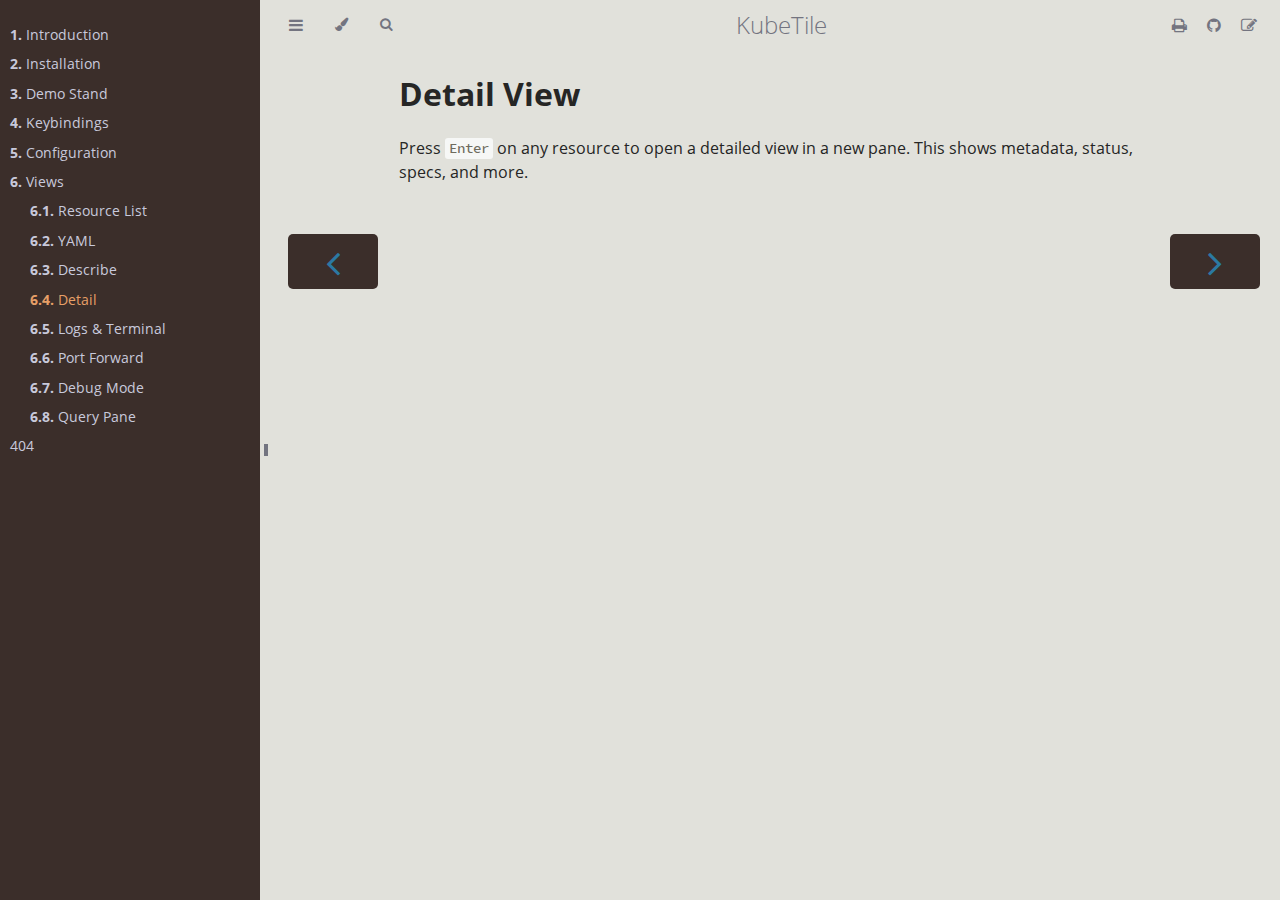
<file: views/detail.html>
<!DOCTYPE HTML>
<html lang="en" class="rust" dir="ltr">
    <head>
        <!-- Book generated using mdBook -->
        <meta charset="UTF-8">
        <title>Detail - KubeTile</title>


        <!-- Custom HTML head -->
        
        <meta name="description" content="">
        <meta name="viewport" content="width=device-width, initial-scale=1">
        <meta name="theme-color" content="#ffffff">

        <link rel="icon" href="../favicon.svg">
        <link rel="shortcut icon" href="../favicon.png">
        <link rel="stylesheet" href="../css/variables.css">
        <link rel="stylesheet" href="../css/general.css">
        <link rel="stylesheet" href="../css/chrome.css">
        <link rel="stylesheet" href="../css/print.css" media="print">

        <!-- Fonts -->
        <link rel="stylesheet" href="../FontAwesome/css/font-awesome.css">
        <link rel="stylesheet" href="../fonts/fonts.css">

        <!-- Highlight.js Stylesheets -->
        <link rel="stylesheet" href="../highlight.css">
        <link rel="stylesheet" href="../tomorrow-night.css">
        <link rel="stylesheet" href="../ayu-highlight.css">

        <!-- Custom theme stylesheets -->
        <link rel="stylesheet" href="../theme/custom.css">

    </head>
    <body class="sidebar-visible no-js">
    <div id="body-container">
        <!-- Provide site root to javascript -->
        <script>
            var path_to_root = "../";
            var default_theme = window.matchMedia("(prefers-color-scheme: dark)").matches ? "navy" : "rust";
        </script>

        <!-- Work around some values being stored in localStorage wrapped in quotes -->
        <script>
            try {
                var theme = localStorage.getItem('mdbook-theme');
                var sidebar = localStorage.getItem('mdbook-sidebar');

                if (theme.startsWith('"') && theme.endsWith('"')) {
                    localStorage.setItem('mdbook-theme', theme.slice(1, theme.length - 1));
                }

                if (sidebar.startsWith('"') && sidebar.endsWith('"')) {
                    localStorage.setItem('mdbook-sidebar', sidebar.slice(1, sidebar.length - 1));
                }
            } catch (e) { }
        </script>

        <!-- Set the theme before any content is loaded, prevents flash -->
        <script>
            var theme;
            try { theme = localStorage.getItem('mdbook-theme'); } catch(e) { }
            if (theme === null || theme === undefined) { theme = default_theme; }
            var html = document.querySelector('html');
            html.classList.remove('rust')
            html.classList.add(theme);
            var body = document.querySelector('body');
            body.classList.remove('no-js')
            body.classList.add('js');
        </script>

        <input type="checkbox" id="sidebar-toggle-anchor" class="hidden">

        <!-- Hide / unhide sidebar before it is displayed -->
        <script>
            var body = document.querySelector('body');
            var sidebar = null;
            var sidebar_toggle = document.getElementById("sidebar-toggle-anchor");
            if (document.body.clientWidth >= 1080) {
                try { sidebar = localStorage.getItem('mdbook-sidebar'); } catch(e) { }
                sidebar = sidebar || 'visible';
            } else {
                sidebar = 'hidden';
            }
            sidebar_toggle.checked = sidebar === 'visible';
            body.classList.remove('sidebar-visible');
            body.classList.add("sidebar-" + sidebar);
        </script>

        <nav id="sidebar" class="sidebar" aria-label="Table of contents">
            <div class="sidebar-scrollbox">
                <ol class="chapter"><li class="chapter-item expanded "><a href="../introduction.html"><strong aria-hidden="true">1.</strong> Introduction</a></li><li class="chapter-item expanded "><a href="../installation.html"><strong aria-hidden="true">2.</strong> Installation</a></li><li class="chapter-item expanded "><a href="../demo-stand.html"><strong aria-hidden="true">3.</strong> Demo Stand</a></li><li class="chapter-item expanded "><a href="../keybindings.html"><strong aria-hidden="true">4.</strong> Keybindings</a></li><li class="chapter-item expanded "><a href="../configuration.html"><strong aria-hidden="true">5.</strong> Configuration</a></li><li class="chapter-item expanded "><a href="../views.html"><strong aria-hidden="true">6.</strong> Views</a></li><li><ol class="section"><li class="chapter-item expanded "><a href="../views/resource-list.html"><strong aria-hidden="true">6.1.</strong> Resource List</a></li><li class="chapter-item expanded "><a href="../views/yaml.html"><strong aria-hidden="true">6.2.</strong> YAML</a></li><li class="chapter-item expanded "><a href="../views/describe.html"><strong aria-hidden="true">6.3.</strong> Describe</a></li><li class="chapter-item expanded "><a href="../views/detail.html" class="active"><strong aria-hidden="true">6.4.</strong> Detail</a></li><li class="chapter-item expanded "><a href="../views/logs.html"><strong aria-hidden="true">6.5.</strong> Logs & Terminal</a></li><li class="chapter-item expanded "><a href="../views/port-forward.html"><strong aria-hidden="true">6.6.</strong> Port Forward</a></li><li class="chapter-item expanded "><a href="../views/debug.html"><strong aria-hidden="true">6.7.</strong> Debug Mode</a></li><li class="chapter-item expanded "><a href="../views/query-pane.html"><strong aria-hidden="true">6.8.</strong> Query Pane</a></li></ol></li><li class="chapter-item expanded "><a href="../404.html">404</a></li></ol>
            </div>
            <div id="sidebar-resize-handle" class="sidebar-resize-handle">
                <div class="sidebar-resize-indicator"></div>
            </div>
        </nav>

        <!-- Track and set sidebar scroll position -->
        <script>
            var sidebarScrollbox = document.querySelector('#sidebar .sidebar-scrollbox');
            sidebarScrollbox.addEventListener('click', function(e) {
                if (e.target.tagName === 'A') {
                    sessionStorage.setItem('sidebar-scroll', sidebarScrollbox.scrollTop);
                }
            }, { passive: true });
            var sidebarScrollTop = sessionStorage.getItem('sidebar-scroll');
            sessionStorage.removeItem('sidebar-scroll');
            if (sidebarScrollTop) {
                // preserve sidebar scroll position when navigating via links within sidebar
                sidebarScrollbox.scrollTop = sidebarScrollTop;
            } else {
                // scroll sidebar to current active section when navigating via "next/previous chapter" buttons
                var activeSection = document.querySelector('#sidebar .active');
                if (activeSection) {
                    activeSection.scrollIntoView({ block: 'center' });
                }
            }
        </script>

        <div id="page-wrapper" class="page-wrapper">

            <div class="page">
                                <div id="menu-bar-hover-placeholder"></div>
                <div id="menu-bar" class="menu-bar sticky">
                    <div class="left-buttons">
                        <label id="sidebar-toggle" class="icon-button" for="sidebar-toggle-anchor" title="Toggle Table of Contents" aria-label="Toggle Table of Contents" aria-controls="sidebar">
                            <i class="fa fa-bars"></i>
                        </label>
                        <button id="theme-toggle" class="icon-button" type="button" title="Change theme" aria-label="Change theme" aria-haspopup="true" aria-expanded="false" aria-controls="theme-list">
                            <i class="fa fa-paint-brush"></i>
                        </button>
                        <ul id="theme-list" class="theme-popup" aria-label="Themes" role="menu">
                            <li role="none"><button role="menuitem" class="theme" id="light">Light</button></li>
                            <li role="none"><button role="menuitem" class="theme" id="rust">Rust</button></li>
                            <li role="none"><button role="menuitem" class="theme" id="coal">Coal</button></li>
                            <li role="none"><button role="menuitem" class="theme" id="navy">Navy</button></li>
                            <li role="none"><button role="menuitem" class="theme" id="ayu">Ayu</button></li>
                        </ul>
                        <button id="search-toggle" class="icon-button" type="button" title="Search. (Shortkey: s)" aria-label="Toggle Searchbar" aria-expanded="false" aria-keyshortcuts="S" aria-controls="searchbar">
                            <i class="fa fa-search"></i>
                        </button>
                    </div>

                    <h1 class="menu-title">KubeTile</h1>

                    <div class="right-buttons">
                        <a href="../print.html" title="Print this book" aria-label="Print this book">
                            <i id="print-button" class="fa fa-print"></i>
                        </a>
                        <a href="https://github.com/gitavk/KubeTile" title="Git repository" aria-label="Git repository">
                            <i id="git-repository-button" class="fa fa-github"></i>
                        </a>
                        <a href="https://github.com/gitavk/KubeTile/edit/main/book/src/views/detail.md" title="Suggest an edit" aria-label="Suggest an edit">
                            <i id="git-edit-button" class="fa fa-edit"></i>
                        </a>

                    </div>
                </div>

                <div id="search-wrapper" class="hidden">
                    <form id="searchbar-outer" class="searchbar-outer">
                        <input type="search" id="searchbar" name="searchbar" placeholder="Search this book ..." aria-controls="searchresults-outer" aria-describedby="searchresults-header">
                    </form>
                    <div id="searchresults-outer" class="searchresults-outer hidden">
                        <div id="searchresults-header" class="searchresults-header"></div>
                        <ul id="searchresults">
                        </ul>
                    </div>
                </div>

                <!-- Apply ARIA attributes after the sidebar and the sidebar toggle button are added to the DOM -->
                <script>
                    document.getElementById('sidebar-toggle').setAttribute('aria-expanded', sidebar === 'visible');
                    document.getElementById('sidebar').setAttribute('aria-hidden', sidebar !== 'visible');
                    Array.from(document.querySelectorAll('#sidebar a')).forEach(function(link) {
                        link.setAttribute('tabIndex', sidebar === 'visible' ? 0 : -1);
                    });
                </script>

                <div id="content" class="content">
                    <main>
                        <h1 id="detail-view"><a class="header" href="#detail-view">Detail View</a></h1>
<p>Press <code>Enter</code> on any resource to open a detailed view in a new pane. This shows metadata, status, specs, and more.</p>

                    </main>

                    <nav class="nav-wrapper" aria-label="Page navigation">
                        <!-- Mobile navigation buttons -->
                            <a rel="prev" href="../views/describe.html" class="mobile-nav-chapters previous" title="Previous chapter" aria-label="Previous chapter" aria-keyshortcuts="Left">
                                <i class="fa fa-angle-left"></i>
                            </a>

                            <a rel="next prefetch" href="../views/logs.html" class="mobile-nav-chapters next" title="Next chapter" aria-label="Next chapter" aria-keyshortcuts="Right">
                                <i class="fa fa-angle-right"></i>
                            </a>

                        <div style="clear: both"></div>
                    </nav>
                </div>
            </div>

            <nav class="nav-wide-wrapper" aria-label="Page navigation">
                    <a rel="prev" href="../views/describe.html" class="nav-chapters previous" title="Previous chapter" aria-label="Previous chapter" aria-keyshortcuts="Left">
                        <i class="fa fa-angle-left"></i>
                    </a>

                    <a rel="next prefetch" href="../views/logs.html" class="nav-chapters next" title="Next chapter" aria-label="Next chapter" aria-keyshortcuts="Right">
                        <i class="fa fa-angle-right"></i>
                    </a>
            </nav>

        </div>




        <script>
            window.playground_copyable = true;
        </script>


        <script src="../elasticlunr.min.js"></script>
        <script src="../mark.min.js"></script>
        <script src="../searcher.js"></script>

        <script src="../clipboard.min.js"></script>
        <script src="../highlight.js"></script>
        <script src="../book.js"></script>

        <!-- Custom JS scripts -->


    </div>
    </body>
</html>
</file>
<file: css/variables.css>
/* Globals */

:root {
    --sidebar-width: 300px;
    --sidebar-resize-indicator-width: 8px;
    --sidebar-resize-indicator-space: 2px;
    --page-padding: 15px;
    --content-max-width: 750px;
    --menu-bar-height: 50px;
    --mono-font: "Source Code Pro", Consolas, "Ubuntu Mono", Menlo, "DejaVu Sans Mono", monospace, monospace;
    --code-font-size: 0.875em /* please adjust the ace font size accordingly in editor.js */
}

/* Themes */

.ayu {
    --bg: hsl(210, 25%, 8%);
    --fg: #c5c5c5;

    --sidebar-bg: #14191f;
    --sidebar-fg: #c8c9db;
    --sidebar-non-existant: #5c6773;
    --sidebar-active: #ffb454;
    --sidebar-spacer: #2d334f;

    --scrollbar: var(--sidebar-fg);

    --icons: #737480;
    --icons-hover: #b7b9cc;

    --links: #0096cf;

    --inline-code-color: #ffb454;

    --theme-popup-bg: #14191f;
    --theme-popup-border: #5c6773;
    --theme-hover: #191f26;

    --quote-bg: hsl(226, 15%, 17%);
    --quote-border: hsl(226, 15%, 22%);

    --warning-border: #ff8e00;

    --table-border-color: hsl(210, 25%, 13%);
    --table-header-bg: hsl(210, 25%, 28%);
    --table-alternate-bg: hsl(210, 25%, 11%);

    --searchbar-border-color: #848484;
    --searchbar-bg: #424242;
    --searchbar-fg: #fff;
    --searchbar-shadow-color: #d4c89f;
    --searchresults-header-fg: #666;
    --searchresults-border-color: #888;
    --searchresults-li-bg: #252932;
    --search-mark-bg: #e3b171;

    --color-scheme: dark;
}

.coal {
    --bg: hsl(200, 7%, 8%);
    --fg: #98a3ad;

    --sidebar-bg: #292c2f;
    --sidebar-fg: #a1adb8;
    --sidebar-non-existant: #505254;
    --sidebar-active: #3473ad;
    --sidebar-spacer: #393939;

    --scrollbar: var(--sidebar-fg);

    --icons: #43484d;
    --icons-hover: #b3c0cc;

    --links: #2b79a2;

    --inline-code-color: #c5c8c6;

    --theme-popup-bg: #141617;
    --theme-popup-border: #43484d;
    --theme-hover: #1f2124;

    --quote-bg: hsl(234, 21%, 18%);
    --quote-border: hsl(234, 21%, 23%);

    --warning-border: #ff8e00;

    --table-border-color: hsl(200, 7%, 13%);
    --table-header-bg: hsl(200, 7%, 28%);
    --table-alternate-bg: hsl(200, 7%, 11%);

    --searchbar-border-color: #aaa;
    --searchbar-bg: #b7b7b7;
    --searchbar-fg: #000;
    --searchbar-shadow-color: #aaa;
    --searchresults-header-fg: #666;
    --searchresults-border-color: #98a3ad;
    --searchresults-li-bg: #2b2b2f;
    --search-mark-bg: #355c7d;

    --color-scheme: dark;
}

.light {
    --bg: hsl(0, 0%, 100%);
    --fg: hsl(0, 0%, 0%);

    --sidebar-bg: #fafafa;
    --sidebar-fg: hsl(0, 0%, 0%);
    --sidebar-non-existant: #aaaaaa;
    --sidebar-active: #1f1fff;
    --sidebar-spacer: #f4f4f4;

    --scrollbar: #8F8F8F;

    --icons: #747474;
    --icons-hover: #000000;

    --links: #20609f;

    --inline-code-color: #301900;

    --theme-popup-bg: #fafafa;
    --theme-popup-border: #cccccc;
    --theme-hover: #e6e6e6;

    --quote-bg: hsl(197, 37%, 96%);
    --quote-border: hsl(197, 37%, 91%);

    --warning-border: #ff8e00;

    --table-border-color: hsl(0, 0%, 95%);
    --table-header-bg: hsl(0, 0%, 80%);
    --table-alternate-bg: hsl(0, 0%, 97%);

    --searchbar-border-color: #aaa;
    --searchbar-bg: #fafafa;
    --searchbar-fg: #000;
    --searchbar-shadow-color: #aaa;
    --searchresults-header-fg: #666;
    --searchresults-border-color: #888;
    --searchresults-li-bg: #e4f2fe;
    --search-mark-bg: #a2cff5;

    --color-scheme: light;
}

.navy {
    --bg: hsl(226, 23%, 11%);
    --fg: #bcbdd0;

    --sidebar-bg: #282d3f;
    --sidebar-fg: #c8c9db;
    --sidebar-non-existant: #505274;
    --sidebar-active: #2b79a2;
    --sidebar-spacer: #2d334f;

    --scrollbar: var(--sidebar-fg);

    --icons: #737480;
    --icons-hover: #b7b9cc;

    --links: #2b79a2;

    --inline-code-color: #c5c8c6;

    --theme-popup-bg: #161923;
    --theme-popup-border: #737480;
    --theme-hover: #282e40;

    --quote-bg: hsl(226, 15%, 17%);
    --quote-border: hsl(226, 15%, 22%);

    --warning-border: #ff8e00;

    --table-border-color: hsl(226, 23%, 16%);
    --table-header-bg: hsl(226, 23%, 31%);
    --table-alternate-bg: hsl(226, 23%, 14%);

    --searchbar-border-color: #aaa;
    --searchbar-bg: #aeaec6;
    --searchbar-fg: #000;
    --searchbar-shadow-color: #aaa;
    --searchresults-header-fg: #5f5f71;
    --searchresults-border-color: #5c5c68;
    --searchresults-li-bg: #242430;
    --search-mark-bg: #a2cff5;

    --color-scheme: dark;
}

.rust {
    --bg: hsl(60, 9%, 87%);
    --fg: #262625;

    --sidebar-bg: #3b2e2a;
    --sidebar-fg: #c8c9db;
    --sidebar-non-existant: #505254;
    --sidebar-active: #e69f67;
    --sidebar-spacer: #45373a;

    --scrollbar: var(--sidebar-fg);

    --icons: #737480;
    --icons-hover: #262625;

    --links: #2b79a2;

    --inline-code-color: #6e6b5e;

    --theme-popup-bg: #e1e1db;
    --theme-popup-border: #b38f6b;
    --theme-hover: #99908a;

    --quote-bg: hsl(60, 5%, 75%);
    --quote-border: hsl(60, 5%, 70%);

    --warning-border: #ff8e00;

    --table-border-color: hsl(60, 9%, 82%);
    --table-header-bg: #b3a497;
    --table-alternate-bg: hsl(60, 9%, 84%);

    --searchbar-border-color: #aaa;
    --searchbar-bg: #fafafa;
    --searchbar-fg: #000;
    --searchbar-shadow-color: #aaa;
    --searchresults-header-fg: #666;
    --searchresults-border-color: #888;
    --searchresults-li-bg: #dec2a2;
    --search-mark-bg: #e69f67;

    --color-scheme: light;
}

@media (prefers-color-scheme: dark) {
    .light.no-js {
        --bg: hsl(200, 7%, 8%);
        --fg: #98a3ad;

        --sidebar-bg: #292c2f;
        --sidebar-fg: #a1adb8;
        --sidebar-non-existant: #505254;
        --sidebar-active: #3473ad;
        --sidebar-spacer: #393939;

        --scrollbar: var(--sidebar-fg);

        --icons: #43484d;
        --icons-hover: #b3c0cc;

        --links: #2b79a2;

        --inline-code-color: #c5c8c6;

        --theme-popup-bg: #141617;
        --theme-popup-border: #43484d;
        --theme-hover: #1f2124;

        --quote-bg: hsl(234, 21%, 18%);
        --quote-border: hsl(234, 21%, 23%);

        --warning-border: #ff8e00;

        --table-border-color: hsl(200, 7%, 13%);
        --table-header-bg: hsl(200, 7%, 28%);
        --table-alternate-bg: hsl(200, 7%, 11%);

        --searchbar-border-color: #aaa;
        --searchbar-bg: #b7b7b7;
        --searchbar-fg: #000;
        --searchbar-shadow-color: #aaa;
        --searchresults-header-fg: #666;
        --searchresults-border-color: #98a3ad;
        --searchresults-li-bg: #2b2b2f;
        --search-mark-bg: #355c7d;
    }
}
</file>
<file: css/general.css>
/* Base styles and content styles */

:root {
    /* Browser default font-size is 16px, this way 1 rem = 10px */
    font-size: 62.5%;
    color-scheme: var(--color-scheme);
}

html {
    font-family: "Open Sans", sans-serif;
    color: var(--fg);
    background-color: var(--bg);
    text-size-adjust: none;
    -webkit-text-size-adjust: none;
}

body {
    margin: 0;
    font-size: 1.6rem;
    overflow-x: hidden;
}

code {
    font-family: var(--mono-font) !important;
    font-size: var(--code-font-size);
    direction: ltr !important;
}

/* make long words/inline code not x overflow */
main {
    overflow-wrap: break-word;
}

/* make wide tables scroll if they overflow */
.table-wrapper {
    overflow-x: auto;
}

/* Don't change font size in headers. */
h1 code, h2 code, h3 code, h4 code, h5 code, h6 code {
    font-size: unset;
}

.left { float: left; }
.right { float: right; }
.boring { opacity: 0.6; }
.hide-boring .boring { display: none; }
.hidden { display: none !important; }

h2, h3 { margin-block-start: 2.5em; }
h4, h5 { margin-block-start: 2em; }

.header + .header h3,
.header + .header h4,
.header + .header h5 {
    margin-block-start: 1em;
}

h1:target::before,
h2:target::before,
h3:target::before,
h4:target::before,
h5:target::before,
h6:target::before {
    display: inline-block;
    content: "»";
    margin-inline-start: -30px;
    width: 30px;
}

/* This is broken on Safari as of version 14, but is fixed
   in Safari Technology Preview 117 which I think will be Safari 14.2.
   https://bugs.webkit.org/show_bug.cgi?id=218076
*/
:target {
    /* Safari does not support logical properties */
    scroll-margin-top: calc(var(--menu-bar-height) + 0.5em);
}

.page {
    outline: 0;
    padding: 0 var(--page-padding);
    margin-block-start: calc(0px - var(--menu-bar-height)); /* Compensate for the #menu-bar-hover-placeholder */
}
.page-wrapper {
    box-sizing: border-box;
    background-color: var(--bg);
}
.no-js .page-wrapper,
.js:not(.sidebar-resizing) .page-wrapper {
    transition: margin-left 0.3s ease, transform 0.3s ease; /* Animation: slide away */
}
[dir=rtl] .js:not(.sidebar-resizing) .page-wrapper {
    transition: margin-right 0.3s ease, transform 0.3s ease; /* Animation: slide away */
}

.content {
    overflow-y: auto;
    padding: 0 5px 50px 5px;
}
.content main {
    margin-inline-start: auto;
    margin-inline-end: auto;
    max-width: var(--content-max-width);
}
.content p { line-height: 1.45em; }
.content ol { line-height: 1.45em; }
.content ul { line-height: 1.45em; }
.content a { text-decoration: none; }
.content a:hover { text-decoration: underline; }
.content img, .content video { max-width: 100%; }
.content .header:link,
.content .header:visited {
    color: var(--fg);
}
.content .header:link,
.content .header:visited:hover {
    text-decoration: none;
}

table {
    margin: 0 auto;
    border-collapse: collapse;
}
table td {
    padding: 3px 20px;
    border: 1px var(--table-border-color) solid;
}
table thead {
    background: var(--table-header-bg);
}
table thead td {
    font-weight: 700;
    border: none;
}
table thead th {
    padding: 3px 20px;
}
table thead tr {
    border: 1px var(--table-header-bg) solid;
}
/* Alternate background colors for rows */
table tbody tr:nth-child(2n) {
    background: var(--table-alternate-bg);
}


blockquote {
    margin: 20px 0;
    padding: 0 20px;
    color: var(--fg);
    background-color: var(--quote-bg);
    border-block-start: .1em solid var(--quote-border);
    border-block-end: .1em solid var(--quote-border);
}

.warning {
    margin: 20px;
    padding: 0 20px;
    border-inline-start: 2px solid var(--warning-border);
}

.warning:before {
    position: absolute;
    width: 3rem;
    height: 3rem;
    margin-inline-start: calc(-1.5rem - 21px);
    content: "ⓘ";
    text-align: center;
    background-color: var(--bg);
    color: var(--warning-border);
    font-weight: bold;
    font-size: 2rem;
}

blockquote .warning:before {
    background-color: var(--quote-bg);
}

kbd {
    background-color: var(--table-border-color);
    border-radius: 4px;
    border: solid 1px var(--theme-popup-border);
    box-shadow: inset 0 -1px 0 var(--theme-hover);
    display: inline-block;
    font-size: var(--code-font-size);
    font-family: var(--mono-font);
    line-height: 10px;
    padding: 4px 5px;
    vertical-align: middle;
}

:not(.footnote-definition) + .footnote-definition,
.footnote-definition + :not(.footnote-definition) {
    margin-block-start: 2em;
}
.footnote-definition {
    font-size: 0.9em;
    margin: 0.5em 0;
}
.footnote-definition p {
    display: inline;
}

.tooltiptext {
    position: absolute;
    visibility: hidden;
    color: #fff;
    background-color: #333;
    transform: translateX(-50%); /* Center by moving tooltip 50% of its width left */
    left: -8px; /* Half of the width of the icon */
    top: -35px;
    font-size: 0.8em;
    text-align: center;
    border-radius: 6px;
    padding: 5px 8px;
    margin: 5px;
    z-index: 1000;
}
.tooltipped .tooltiptext {
    visibility: visible;
}

.chapter li.part-title {
    color: var(--sidebar-fg);
    margin: 5px 0px;
    font-weight: bold;
}

.result-no-output {
    font-style: italic;
}
</file>
<file: css/chrome.css>
/* CSS for UI elements (a.k.a. chrome) */

html {
    scrollbar-color: var(--scrollbar) var(--bg);
}
#searchresults a,
.content a:link,
a:visited,
a > .hljs {
    color: var(--links);
}

/*
    body-container is necessary because mobile browsers don't seem to like
    overflow-x on the body tag when there is a <meta name="viewport"> tag.
*/
#body-container {
    /*
        This is used when the sidebar pushes the body content off the side of
        the screen on small screens. Without it, dragging on mobile Safari
        will want to reposition the viewport in a weird way.
    */
    overflow-x: clip;
}

/* Menu Bar */

#menu-bar,
#menu-bar-hover-placeholder {
    z-index: 101;
    margin: auto calc(0px - var(--page-padding));
}
#menu-bar {
    position: relative;
    display: flex;
    flex-wrap: wrap;
    background-color: var(--bg);
    border-block-end-color: var(--bg);
    border-block-end-width: 1px;
    border-block-end-style: solid;
}
#menu-bar.sticky,
.js #menu-bar-hover-placeholder:hover + #menu-bar,
.js #menu-bar:hover,
.js.sidebar-visible #menu-bar {
    position: -webkit-sticky;
    position: sticky;
    top: 0 !important;
}
#menu-bar-hover-placeholder {
    position: sticky;
    position: -webkit-sticky;
    top: 0;
    height: var(--menu-bar-height);
}
#menu-bar.bordered {
    border-block-end-color: var(--table-border-color);
}
#menu-bar i, #menu-bar .icon-button {
    position: relative;
    padding: 0 8px;
    z-index: 10;
    line-height: var(--menu-bar-height);
    cursor: pointer;
    transition: color 0.5s;
}
@media only screen and (max-width: 420px) {
    #menu-bar i, #menu-bar .icon-button {
        padding: 0 5px;
    }
}

.icon-button {
    border: none;
    background: none;
    padding: 0;
    color: inherit;
}
.icon-button i {
    margin: 0;
}

.right-buttons {
    margin: 0 15px;
}
.right-buttons a {
    text-decoration: none;
}

.left-buttons {
    display: flex;
    margin: 0 5px;
}
.no-js .left-buttons button {
    display: none;
}

.menu-title {
    display: inline-block;
    font-weight: 200;
    font-size: 2.4rem;
    line-height: var(--menu-bar-height);
    text-align: center;
    margin: 0;
    flex: 1;
    white-space: nowrap;
    overflow: hidden;
    text-overflow: ellipsis;
}
.js .menu-title {
    cursor: pointer;
}

.menu-bar,
.menu-bar:visited,
.nav-chapters,
.nav-chapters:visited,
.mobile-nav-chapters,
.mobile-nav-chapters:visited,
.menu-bar .icon-button,
.menu-bar a i {
    color: var(--icons);
}

.menu-bar i:hover,
.menu-bar .icon-button:hover,
.nav-chapters:hover,
.mobile-nav-chapters i:hover {
    color: var(--icons-hover);
}

/* Nav Icons */

.nav-chapters {
    font-size: 2.5em;
    text-align: center;
    text-decoration: none;

    position: fixed;
    top: 0;
    bottom: 0;
    margin: 0;
    max-width: 150px;
    min-width: 90px;

    display: flex;
    justify-content: center;
    align-content: center;
    flex-direction: column;

    transition: color 0.5s, background-color 0.5s;
}

.nav-chapters:hover {
    text-decoration: none;
    background-color: var(--theme-hover);
    transition: background-color 0.15s, color 0.15s;
}

.nav-wrapper {
    margin-block-start: 50px;
    display: none;
}

.mobile-nav-chapters {
    font-size: 2.5em;
    text-align: center;
    text-decoration: none;
    width: 90px;
    border-radius: 5px;
    background-color: var(--sidebar-bg);
}

/* Only Firefox supports flow-relative values */
.previous { float: left; }
[dir=rtl] .previous { float: right; }

/* Only Firefox supports flow-relative values */
.next {
    float: right;
    right: var(--page-padding);
}
[dir=rtl] .next {
    float: left;
    right: unset;
    left: var(--page-padding);
}

/* Use the correct buttons for RTL layouts*/
[dir=rtl] .previous i.fa-angle-left:before {content:"\f105";}
[dir=rtl] .next i.fa-angle-right:before { content:"\f104"; }

@media only screen and (max-width: 1080px) {
    .nav-wide-wrapper { display: none; }
    .nav-wrapper { display: block; }
}

/* sidebar-visible */
@media only screen and (max-width: 1380px) {
    #sidebar-toggle-anchor:checked ~ .page-wrapper .nav-wide-wrapper { display: none; }
    #sidebar-toggle-anchor:checked ~ .page-wrapper .nav-wrapper { display: block; }
}

/* Inline code */

:not(pre) > .hljs {
    display: inline;
    padding: 0.1em 0.3em;
    border-radius: 3px;
}

:not(pre):not(a) > .hljs {
    color: var(--inline-code-color);
    overflow-x: initial;
}

a:hover > .hljs {
    text-decoration: underline;
}

pre {
    position: relative;
}
pre > .buttons {
    position: absolute;
    z-index: 100;
    right: 0px;
    top: 2px;
    margin: 0px;
    padding: 2px 0px;

    color: var(--sidebar-fg);
    cursor: pointer;
    visibility: hidden;
    opacity: 0;
    transition: visibility 0.1s linear, opacity 0.1s linear;
}
pre:hover > .buttons {
    visibility: visible;
    opacity: 1
}
pre > .buttons :hover {
    color: var(--sidebar-active);
    border-color: var(--icons-hover);
    background-color: var(--theme-hover);
}
pre > .buttons i {
    margin-inline-start: 8px;
}
pre > .buttons button {
    cursor: inherit;
    margin: 0px 5px;
    padding: 3px 5px;
    font-size: 14px;

    border-style: solid;
    border-width: 1px;
    border-radius: 4px;
    border-color: var(--icons);
    background-color: var(--theme-popup-bg);
    transition: 100ms;
    transition-property: color,border-color,background-color;
    color: var(--icons);
}
@media (pointer: coarse) {
    pre > .buttons button {
        /* On mobile, make it easier to tap buttons. */
        padding: 0.3rem 1rem;
    }

    .sidebar-resize-indicator {
        /* Hide resize indicator on devices with limited accuracy */
        display: none;
    }
}
pre > code {
    display: block;
    padding: 1rem;
}

/* FIXME: ACE editors overlap their buttons because ACE does absolute
   positioning within the code block which breaks padding. The only solution I
   can think of is to move the padding to the outer pre tag (or insert a div
   wrapper), but that would require fixing a whole bunch of CSS rules.
*/
.hljs.ace_editor {
  padding: 0rem 0rem;
}

pre > .result {
    margin-block-start: 10px;
}

/* Search */

#searchresults a {
    text-decoration: none;
}

mark {
    border-radius: 2px;
    padding-block-start: 0;
    padding-block-end: 1px;
    padding-inline-start: 3px;
    padding-inline-end: 3px;
    margin-block-start: 0;
    margin-block-end: -1px;
    margin-inline-start: -3px;
    margin-inline-end: -3px;
    background-color: var(--search-mark-bg);
    transition: background-color 300ms linear;
    cursor: pointer;
}

mark.fade-out {
    background-color: rgba(0,0,0,0) !important;
    cursor: auto;
}

.searchbar-outer {
    margin-inline-start: auto;
    margin-inline-end: auto;
    max-width: var(--content-max-width);
}

#searchbar {
    width: 100%;
    margin-block-start: 5px;
    margin-block-end: 0;
    margin-inline-start: auto;
    margin-inline-end: auto;
    padding: 10px 16px;
    transition: box-shadow 300ms ease-in-out;
    border: 1px solid var(--searchbar-border-color);
    border-radius: 3px;
    background-color: var(--searchbar-bg);
    color: var(--searchbar-fg);
}
#searchbar:focus,
#searchbar.active {
    box-shadow: 0 0 3px var(--searchbar-shadow-color);
}

.searchresults-header {
    font-weight: bold;
    font-size: 1em;
    padding-block-start: 18px;
    padding-block-end: 0;
    padding-inline-start: 5px;
    padding-inline-end: 0;
    color: var(--searchresults-header-fg);
}

.searchresults-outer {
    margin-inline-start: auto;
    margin-inline-end: auto;
    max-width: var(--content-max-width);
    border-block-end: 1px dashed var(--searchresults-border-color);
}

ul#searchresults {
    list-style: none;
    padding-inline-start: 20px;
}
ul#searchresults li {
    margin: 10px 0px;
    padding: 2px;
    border-radius: 2px;
}
ul#searchresults li.focus {
    background-color: var(--searchresults-li-bg);
}
ul#searchresults span.teaser {
    display: block;
    clear: both;
    margin-block-start: 5px;
    margin-block-end: 0;
    margin-inline-start: 20px;
    margin-inline-end: 0;
    font-size: 0.8em;
}
ul#searchresults span.teaser em {
    font-weight: bold;
    font-style: normal;
}

/* Sidebar */

.sidebar {
    position: fixed;
    left: 0;
    top: 0;
    bottom: 0;
    width: var(--sidebar-width);
    font-size: 0.875em;
    box-sizing: border-box;
    -webkit-overflow-scrolling: touch;
    overscroll-behavior-y: contain;
    background-color: var(--sidebar-bg);
    color: var(--sidebar-fg);
}
[dir=rtl] .sidebar { left: unset; right: 0; }
.sidebar-resizing {
    -moz-user-select: none;
    -webkit-user-select: none;
    -ms-user-select: none;
    user-select: none;
}
.no-js .sidebar,
.js:not(.sidebar-resizing) .sidebar {
    transition: transform 0.3s; /* Animation: slide away */
}
.sidebar code {
    line-height: 2em;
}
.sidebar .sidebar-scrollbox {
    overflow-y: auto;
    position: absolute;
    top: 0;
    bottom: 0;
    left: 0;
    right: 0;
    padding: 10px 10px;
}
.sidebar .sidebar-resize-handle {
    position: absolute;
    cursor: col-resize;
    width: 0;
    right: calc(var(--sidebar-resize-indicator-width) * -1);
    top: 0;
    bottom: 0;
    display: flex;
    align-items: center;
}

.sidebar-resize-handle .sidebar-resize-indicator {
    width: 100%;
    height: 12px;
    background-color: var(--icons);
    margin-inline-start: var(--sidebar-resize-indicator-space);
}

[dir=rtl] .sidebar .sidebar-resize-handle {
    left: calc(var(--sidebar-resize-indicator-width) * -1);
    right: unset;
}
.js .sidebar .sidebar-resize-handle {
    cursor: col-resize;
    width: calc(var(--sidebar-resize-indicator-width) - var(--sidebar-resize-indicator-space));
}
/* sidebar-hidden */
#sidebar-toggle-anchor:not(:checked) ~ .sidebar {
    transform: translateX(calc(0px - var(--sidebar-width) - var(--sidebar-resize-indicator-width)));
    z-index: -1;
}
[dir=rtl] #sidebar-toggle-anchor:not(:checked) ~ .sidebar {
    transform: translateX(calc(var(--sidebar-width) + var(--sidebar-resize-indicator-width)));
}
.sidebar::-webkit-scrollbar {
    background: var(--sidebar-bg);
}
.sidebar::-webkit-scrollbar-thumb {
    background: var(--scrollbar);
}

/* sidebar-visible */
#sidebar-toggle-anchor:checked ~ .page-wrapper {
    transform: translateX(calc(var(--sidebar-width) + var(--sidebar-resize-indicator-width)));
}
[dir=rtl] #sidebar-toggle-anchor:checked ~ .page-wrapper {
    transform: translateX(calc(0px - var(--sidebar-width) - var(--sidebar-resize-indicator-width)));
}
@media only screen and (min-width: 620px) {
    #sidebar-toggle-anchor:checked ~ .page-wrapper {
        transform: none;
        margin-inline-start: calc(var(--sidebar-width) + var(--sidebar-resize-indicator-width));
    }
    [dir=rtl] #sidebar-toggle-anchor:checked ~ .page-wrapper {
        transform: none;
    }
}

.chapter {
    list-style: none outside none;
    padding-inline-start: 0;
    line-height: 2.2em;
}

.chapter ol {
    width: 100%;
}

.chapter li {
    display: flex;
    color: var(--sidebar-non-existant);
}
.chapter li a {
    display: block;
    padding: 0;
    text-decoration: none;
    color: var(--sidebar-fg);
}

.chapter li a:hover {
    color: var(--sidebar-active);
}

.chapter li a.active {
    color: var(--sidebar-active);
}

.chapter li > a.toggle {
    cursor: pointer;
    display: block;
    margin-inline-start: auto;
    padding: 0 10px;
    user-select: none;
    opacity: 0.68;
}

.chapter li > a.toggle div {
    transition: transform 0.5s;
}

/* collapse the section */
.chapter li:not(.expanded) + li > ol {
    display: none;
}

.chapter li.chapter-item {
    line-height: 1.5em;
    margin-block-start: 0.6em;
}

.chapter li.expanded > a.toggle div {
    transform: rotate(90deg);
}

.spacer {
    width: 100%;
    height: 3px;
    margin: 5px 0px;
}
.chapter .spacer {
    background-color: var(--sidebar-spacer);
}

@media (-moz-touch-enabled: 1), (pointer: coarse) {
    .chapter li a { padding: 5px 0; }
    .spacer { margin: 10px 0; }
}

.section {
    list-style: none outside none;
    padding-inline-start: 20px;
    line-height: 1.9em;
}

/* Theme Menu Popup */

.theme-popup {
    position: absolute;
    left: 10px;
    top: var(--menu-bar-height);
    z-index: 1000;
    border-radius: 4px;
    font-size: 0.7em;
    color: var(--fg);
    background: var(--theme-popup-bg);
    border: 1px solid var(--theme-popup-border);
    margin: 0;
    padding: 0;
    list-style: none;
    display: none;
    /* Don't let the children's background extend past the rounded corners. */
    overflow: hidden;
}
[dir=rtl] .theme-popup { left: unset;  right: 10px; }
.theme-popup .default {
    color: var(--icons);
}
.theme-popup .theme {
    width: 100%;
    border: 0;
    margin: 0;
    padding: 2px 20px;
    line-height: 25px;
    white-space: nowrap;
    text-align: start;
    cursor: pointer;
    color: inherit;
    background: inherit;
    font-size: inherit;
}
.theme-popup .theme:hover {
    background-color: var(--theme-hover);
}

.theme-selected::before {
    display: inline-block;
    content: "✓";
    margin-inline-start: -14px;
    width: 14px;
}
</file>
<file: css/print.css>
#sidebar,
#menu-bar,
.nav-chapters,
.mobile-nav-chapters {
    display: none;
}

#page-wrapper.page-wrapper {
    transform: none !important;
    margin-inline-start: 0px;
    overflow-y: initial;
}

#content {
    max-width: none;
    margin: 0;
    padding: 0;
}

.page {
    overflow-y: initial;
}

code {
    direction: ltr !important;
}

pre > .buttons {
    z-index: 2;
}

a, a:visited, a:active, a:hover {
    color: #4183c4;
    text-decoration: none;
}

h1, h2, h3, h4, h5, h6 {
    page-break-inside: avoid;
    page-break-after: avoid;
}

pre, code {
    page-break-inside: avoid;
    white-space: pre-wrap;
}

.fa {
    display: none !important;
}
</file>
<file: fonts/fonts.css>
/* Open Sans is licensed under the Apache License, Version 2.0. See http://www.apache.org/licenses/LICENSE-2.0 */
/* Source Code Pro is under the Open Font License. See https://scripts.sil.org/cms/scripts/page.php?site_id=nrsi&id=OFL */

/* open-sans-300 - latin_vietnamese_latin-ext_greek-ext_greek_cyrillic-ext_cyrillic */
@font-face {
  font-family: 'Open Sans';
  font-style: normal;
  font-weight: 300;
  src: local('Open Sans Light'), local('OpenSans-Light'),
       url('open-sans-v17-all-charsets-300.woff2') format('woff2');
}

/* open-sans-300italic - latin_vietnamese_latin-ext_greek-ext_greek_cyrillic-ext_cyrillic */
@font-face {
  font-family: 'Open Sans';
  font-style: italic;
  font-weight: 300;
  src: local('Open Sans Light Italic'), local('OpenSans-LightItalic'),
       url('open-sans-v17-all-charsets-300italic.woff2') format('woff2');
}

/* open-sans-regular - latin_vietnamese_latin-ext_greek-ext_greek_cyrillic-ext_cyrillic */
@font-face {
  font-family: 'Open Sans';
  font-style: normal;
  font-weight: 400;
  src: local('Open Sans Regular'), local('OpenSans-Regular'),
       url('open-sans-v17-all-charsets-regular.woff2') format('woff2');
}

/* open-sans-italic - latin_vietnamese_latin-ext_greek-ext_greek_cyrillic-ext_cyrillic */
@font-face {
  font-family: 'Open Sans';
  font-style: italic;
  font-weight: 400;
  src: local('Open Sans Italic'), local('OpenSans-Italic'),
       url('open-sans-v17-all-charsets-italic.woff2') format('woff2');
}

/* open-sans-600 - latin_vietnamese_latin-ext_greek-ext_greek_cyrillic-ext_cyrillic */
@font-face {
  font-family: 'Open Sans';
  font-style: normal;
  font-weight: 600;
  src: local('Open Sans SemiBold'), local('OpenSans-SemiBold'),
       url('open-sans-v17-all-charsets-600.woff2') format('woff2');
}

/* open-sans-600italic - latin_vietnamese_latin-ext_greek-ext_greek_cyrillic-ext_cyrillic */
@font-face {
  font-family: 'Open Sans';
  font-style: italic;
  font-weight: 600;
  src: local('Open Sans SemiBold Italic'), local('OpenSans-SemiBoldItalic'),
       url('open-sans-v17-all-charsets-600italic.woff2') format('woff2');
}

/* open-sans-700 - latin_vietnamese_latin-ext_greek-ext_greek_cyrillic-ext_cyrillic */
@font-face {
  font-family: 'Open Sans';
  font-style: normal;
  font-weight: 700;
  src: local('Open Sans Bold'), local('OpenSans-Bold'),
       url('open-sans-v17-all-charsets-700.woff2') format('woff2');
}

/* open-sans-700italic - latin_vietnamese_latin-ext_greek-ext_greek_cyrillic-ext_cyrillic */
@font-face {
  font-family: 'Open Sans';
  font-style: italic;
  font-weight: 700;
  src: local('Open Sans Bold Italic'), local('OpenSans-BoldItalic'),
       url('open-sans-v17-all-charsets-700italic.woff2') format('woff2');
}

/* open-sans-800 - latin_vietnamese_latin-ext_greek-ext_greek_cyrillic-ext_cyrillic */
@font-face {
  font-family: 'Open Sans';
  font-style: normal;
  font-weight: 800;
  src: local('Open Sans ExtraBold'), local('OpenSans-ExtraBold'),
       url('open-sans-v17-all-charsets-800.woff2') format('woff2');
}

/* open-sans-800italic - latin_vietnamese_latin-ext_greek-ext_greek_cyrillic-ext_cyrillic */
@font-face {
  font-family: 'Open Sans';
  font-style: italic;
  font-weight: 800;
  src: local('Open Sans ExtraBold Italic'), local('OpenSans-ExtraBoldItalic'),
       url('open-sans-v17-all-charsets-800italic.woff2') format('woff2');
}

/* source-code-pro-500 - latin_vietnamese_latin-ext_greek_cyrillic-ext_cyrillic */
@font-face {
  font-family: 'Source Code Pro';
  font-style: normal;
  font-weight: 500;
  src: url('source-code-pro-v11-all-charsets-500.woff2') format('woff2');
}
</file>
<file: highlight.css>
/*
 * An increased contrast highlighting scheme loosely based on the
 * "Base16 Atelier Dune Light" theme by Bram de Haan
 * (http://atelierbram.github.io/syntax-highlighting/atelier-schemes/dune)
 * Original Base16 color scheme by Chris Kempson
 * (https://github.com/chriskempson/base16)
 */

/* Comment */
.hljs-comment,
.hljs-quote {
  color: #575757;
}

/* Red */
.hljs-variable,
.hljs-template-variable,
.hljs-attribute,
.hljs-tag,
.hljs-name,
.hljs-regexp,
.hljs-link,
.hljs-name,
.hljs-selector-id,
.hljs-selector-class {
  color: #d70025;
}

/* Orange */
.hljs-number,
.hljs-meta,
.hljs-built_in,
.hljs-builtin-name,
.hljs-literal,
.hljs-type,
.hljs-params {
  color: #b21e00;
}

/* Green */
.hljs-string,
.hljs-symbol,
.hljs-bullet {
  color: #008200;
}

/* Blue */
.hljs-title,
.hljs-section {
  color: #0030f2;
}

/* Purple */
.hljs-keyword,
.hljs-selector-tag {
  color: #9d00ec;
}

.hljs {
  display: block;
  overflow-x: auto;
  background: #f6f7f6;
  color: #000;
}

.hljs-emphasis {
  font-style: italic;
}

.hljs-strong {
  font-weight: bold;
}

.hljs-addition {
  color: #22863a;
  background-color: #f0fff4;
}

.hljs-deletion {
  color: #b31d28;
  background-color: #ffeef0;
}
</file>
<file: tomorrow-night.css>
/* Tomorrow Night Theme */
/* https://github.com/jmblog/color-themes-for-highlightjs */
/* Original theme - https://github.com/chriskempson/tomorrow-theme */
/* https://github.com/jmblog/color-themes-for-highlightjs */

/* Tomorrow Comment */
.hljs-comment {
  color: #969896;
}

/* Tomorrow Red */
.hljs-variable,
.hljs-attribute,
.hljs-tag,
.hljs-regexp,
.ruby .hljs-constant,
.xml .hljs-tag .hljs-title,
.xml .hljs-pi,
.xml .hljs-doctype,
.html .hljs-doctype,
.css .hljs-id,
.css .hljs-class,
.css .hljs-pseudo {
  color: #cc6666;
}

/* Tomorrow Orange */
.hljs-number,
.hljs-preprocessor,
.hljs-pragma,
.hljs-built_in,
.hljs-literal,
.hljs-params,
.hljs-constant {
  color: #de935f;
}

/* Tomorrow Yellow */
.ruby .hljs-class .hljs-title,
.css .hljs-rule .hljs-attribute {
  color: #f0c674;
}

/* Tomorrow Green */
.hljs-string,
.hljs-value,
.hljs-inheritance,
.hljs-header,
.hljs-name,
.ruby .hljs-symbol,
.xml .hljs-cdata {
  color: #b5bd68;
}

/* Tomorrow Aqua */
.hljs-title,
.css .hljs-hexcolor {
  color: #8abeb7;
}

/* Tomorrow Blue */
.hljs-function,
.python .hljs-decorator,
.python .hljs-title,
.ruby .hljs-function .hljs-title,
.ruby .hljs-title .hljs-keyword,
.perl .hljs-sub,
.javascript .hljs-title,
.coffeescript .hljs-title {
  color: #81a2be;
}

/* Tomorrow Purple */
.hljs-keyword,
.javascript .hljs-function {
  color: #b294bb;
}

.hljs {
  display: block;
  overflow-x: auto;
  background: #1d1f21;
  color: #c5c8c6;
}

.coffeescript .javascript,
.javascript .xml,
.tex .hljs-formula,
.xml .javascript,
.xml .vbscript,
.xml .css,
.xml .hljs-cdata {
  opacity: 0.5;
}

.hljs-addition {
  color: #718c00;
}

.hljs-deletion {
  color: #c82829;
}
</file>
<file: ayu-highlight.css>
/*
Based off of the Ayu theme
Original by Dempfi (https://github.com/dempfi/ayu)
*/

.hljs {
  display: block;
  overflow-x: auto;
  background: #191f26;
  color: #e6e1cf;
}

.hljs-comment,
.hljs-quote {
  color: #5c6773;
  font-style: italic;
}

.hljs-variable,
.hljs-template-variable,
.hljs-attribute,
.hljs-attr,
.hljs-regexp,
.hljs-link,
.hljs-selector-id,
.hljs-selector-class {
  color: #ff7733;
}

.hljs-number,
.hljs-meta,
.hljs-builtin-name,
.hljs-literal,
.hljs-type,
.hljs-params {
  color: #ffee99;
}

.hljs-string,
.hljs-bullet {
  color: #b8cc52;
}

.hljs-title,
.hljs-built_in,
.hljs-section {
  color: #ffb454;
}

.hljs-keyword,
.hljs-selector-tag,
.hljs-symbol {
  color: #ff7733;
}

.hljs-name {
    color: #36a3d9;
}

.hljs-tag {
    color: #00568d;
}

.hljs-emphasis {
  font-style: italic;
}

.hljs-strong {
  font-weight: bold;
}

.hljs-addition {
  color: #91b362;
}

.hljs-deletion {
  color: #d96c75;
}
</file>
<file: theme/custom.css>
:root {
  --sidebar-width: 260px;
}
/* Tighten up table rendering for keybinding tables */
table td:first-child {
  font-family: monospace;
  white-space: nowrap;
}
</file>
<file: pages/style.css>
body {
    font-family: sans-serif;
    line-height: 1.6;
    margin: 0;
    background-color: #f4f4f4;
    color: #333;
}

header {
    background: #333;
    color: #fff;
    padding: 1rem 0;
    text-align: center;
}

header h1 {
    margin: 0;
}

nav a {
    color: #fff;
    text-decoration: none;
    padding: 0 1rem;
}

nav a:hover {
    text-decoration: underline;
}

main {
    padding: 20px;
    margin: 0 auto;
    max-width: 800px;
    background: #fff;
}

footer {
    text-align: center;
    padding: 20px;
    margin-top: 20px;
    background: #333;
    color: #fff;
}

ul {
    list-style: none;
    padding: 0;
}

li {
    padding-bottom: 10px;
}

.key {
    background-color: #e0e0e0;
    padding: 2px 6px;
    border-radius: 4px;
    font-family: monospace;
    font-size: 0.9em;
    border: 1px solid #ccc;
}

.screenshot-note {
    background-color: #fff8e1;
    border-left: 4px solid #ffc107;
    padding: 10px;
    margin: 10px 0;
    font-style: italic;
    color: #555;
}
</file>
